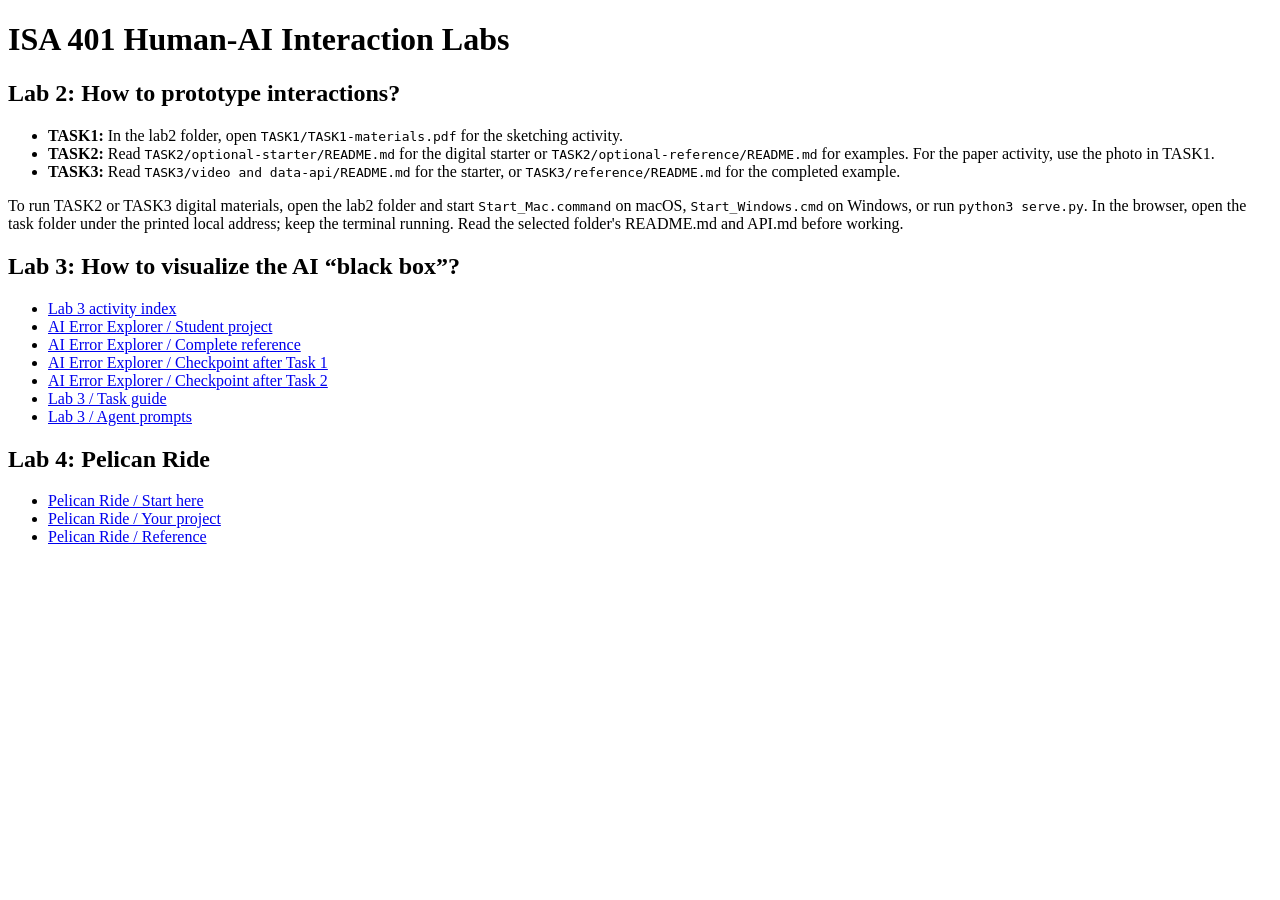
<file: index.html>
<!doctype html>
<html lang="en">
<head>
	<meta charset="utf-8">
	<meta name="viewport" content="width=device-width, initial-scale=1">
	<title>ISA 401 Human-AI Interaction Labs</title>
</head>
<body>
	<h1>ISA 401 Human-AI Interaction Labs</h1>

	<h2>Lab 2: How to prototype interactions?</h2>
	<ul>
		<li><strong>TASK1:</strong> In the lab2 folder, open <code>TASK1/TASK1-materials.pdf</code> for the sketching activity.</li>
		<li><strong>TASK2:</strong> Read <code>TASK2/optional-starter/README.md</code> for the digital starter or <code>TASK2/optional-reference/README.md</code> for examples. For the paper activity, use the photo in TASK1.</li>
		<li><strong>TASK3:</strong> Read <code>TASK3/video and data-api/README.md</code> for the starter, or <code>TASK3/reference/README.md</code> for the completed example.</li>
	</ul>
	<p>To run TASK2 or TASK3 digital materials, open the lab2 folder and start <code>Start_Mac.command</code> on macOS, <code>Start_Windows.cmd</code> on Windows, or run <code>python3 serve.py</code>. In the browser, open the task folder under the printed local address; keep the terminal running. Read the selected folder's README.md and API.md before working.</p>

	<h2>Lab 3: How to visualize the AI “black box”?</h2>
	<ul>
		<li><a href="lab3/index.html">Lab 3 activity index</a></li>
		<li><a href="lab3/student.html">AI Error Explorer / Student project</a></li>
		<li><a href="lab3/reference.html">AI Error Explorer / Complete reference</a></li>
		<li><a href="lab3/checkpoints/task1.html">AI Error Explorer / Checkpoint after Task 1</a></li>
		<li><a href="lab3/checkpoints/task2.html">AI Error Explorer / Checkpoint after Task 2</a></li>
		<li><a href="lab3/docs/GUIDE.html">Lab 3 / Task guide</a></li>
		<li><a href="lab3/docs/PROMPTS.html">Lab 3 / Agent prompts</a></li>
	</ul>

	<h2>Lab 4: Pelican Ride</h2>
	<ul>
		<li><a href="lab4/START-HERE.html">Pelican Ride / Start here</a></li>
		<li><a href="lab4/index.html">Pelican Ride / Your project</a></li>
		<li><a href="lab4/reference.html">Pelican Ride / Reference</a></li>
	</ul>
</body>
</html>
</file>
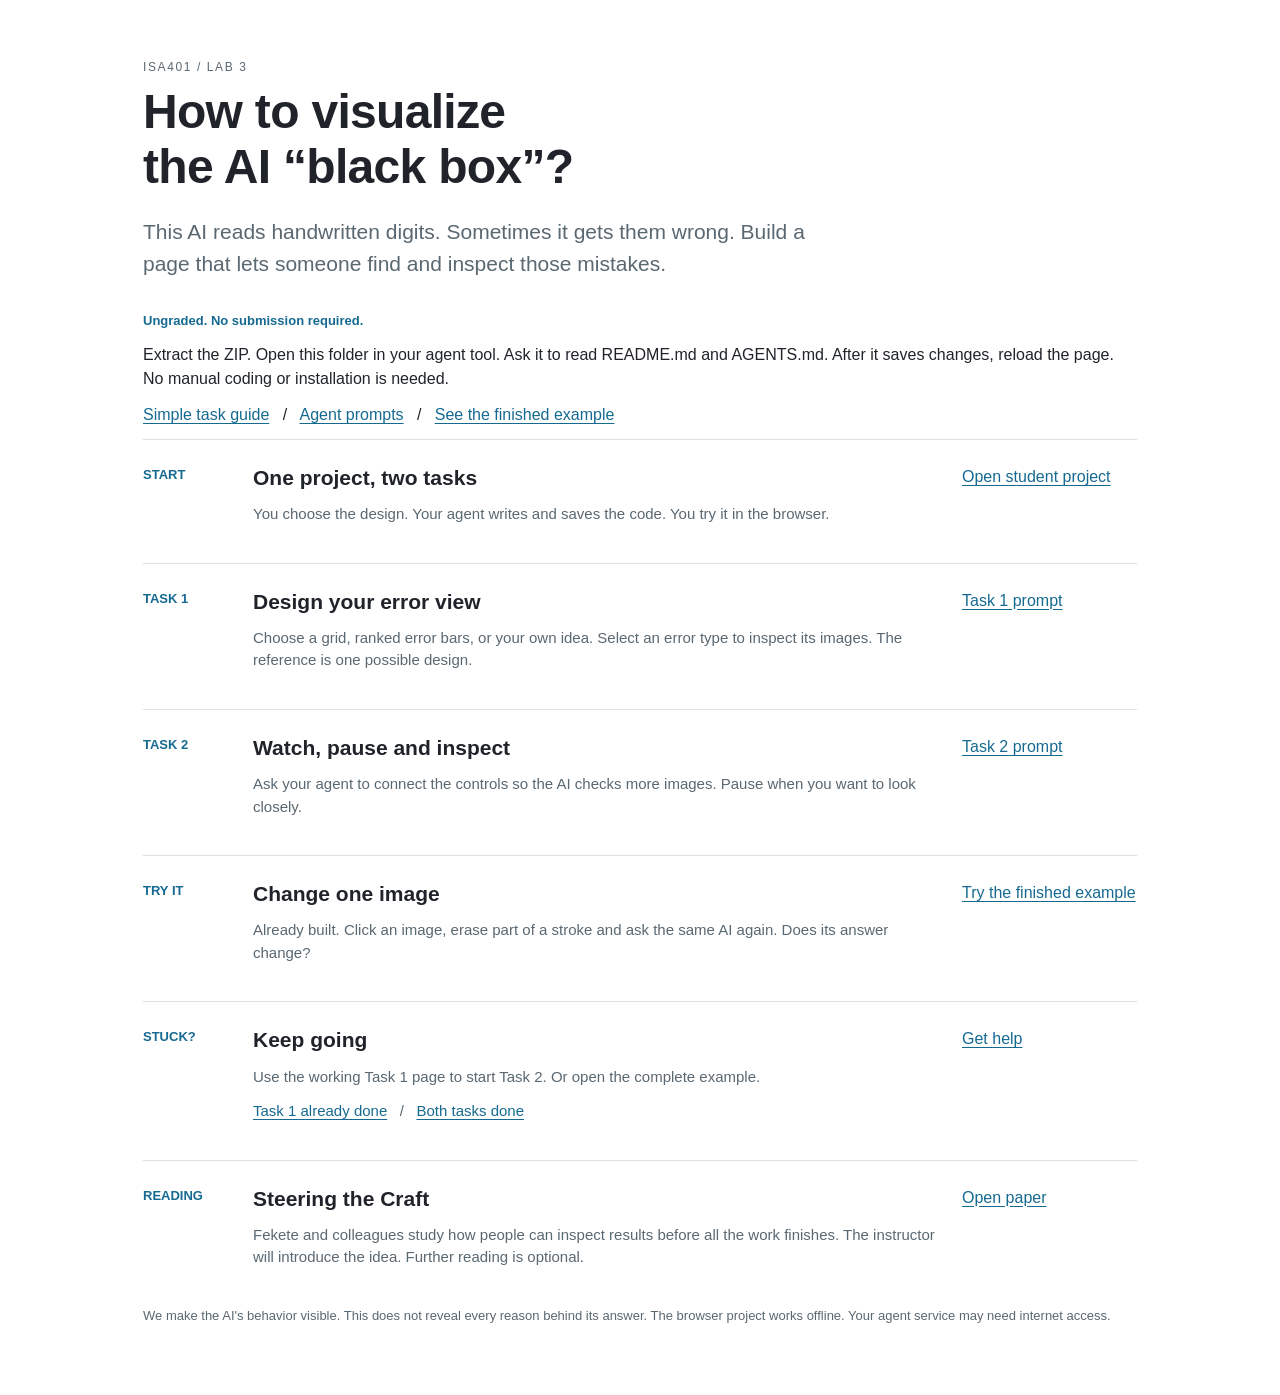
<file: lab3/index.html>
<!doctype html><html lang="en"><head><meta charset="utf-8"><meta name="viewport" content="width=device-width,initial-scale=1"><title>Lab 3-How to visualize the AI “black box”?</title><link rel="icon" href="data:,"><link rel="stylesheet" href="src/style.css"></head><body><main class="home"><p class="eyebrow">ISA401 / LAB 3</p><h1>How to visualize<br>the AI “black box”?</h1><p class="lead">This AI reads handwritten digits. Sometimes it gets them wrong. Build a page that lets someone find and inspect those mistakes.</p><p class="notice">Ungraded. No submission required.</p><p>Extract the ZIP. Open this folder in your agent tool. Ask it to read README.md and AGENTS.md. After it saves changes, reload the page. No manual coding or installation is needed.</p><p><a href="docs/GUIDE.html">Simple task guide</a> &nbsp; / &nbsp; <a href="docs/PROMPTS.html">Agent prompts</a> &nbsp; / &nbsp; <a href="reference.html">See the finished example</a></p>
<div class="task-row"><span>START</span><div><h2>One project, two tasks</h2><p>You choose the design. Your agent writes and saves the code. You try it in the browser.</p></div><a href="student.html">Open student project</a></div>
<div class="task-row"><span>TASK 1</span><div><h2>Design your error view</h2><p>Choose a grid, ranked error bars, or your own idea. Select an error type to inspect its images. The reference is one possible design.</p></div><a href="docs/PROMPTS.html#task1">Task 1 prompt</a></div>
<div class="task-row"><span>TASK 2</span><div><h2>Watch, pause and inspect</h2><p>Ask your agent to connect the controls so the AI checks more images. Pause when you want to look closely.</p></div><a href="docs/PROMPTS.html#task2">Task 2 prompt</a></div>
<div class="task-row"><span>TRY IT</span><div><h2>Change one image</h2><p>Already built. Click an image, erase part of a stroke and ask the same AI again. Does its answer change?</p></div><a href="reference.html#probe">Try the finished example</a></div>
<div class="task-row"><span>STUCK?</span><div><h2>Keep going</h2><p>Use the working Task 1 page to start Task 2. Or open the complete example.</p><p><a href="checkpoints/task1.html">Task 1 already done</a> &nbsp; / &nbsp; <a href="checkpoints/task2.html">Both tasks done</a></p></div><a href="docs/GUIDE.html#help">Get help</a></div>
<div class="task-row"><span>READING</span><div><h2>Steering the Craft</h2><p>Fekete and colleagues study how people can inspect results before all the work finishes. The instructor will introduce the idea. Further reading is optional.</p></div><a href="readings/Steering-the-Craft.pdf">Open paper</a></div>
<p class="small">We make the AI's behavior visible. This does not reveal every reason behind its answer. The browser project works offline. Your agent service may need internet access.</p></main></body></html>
</file>
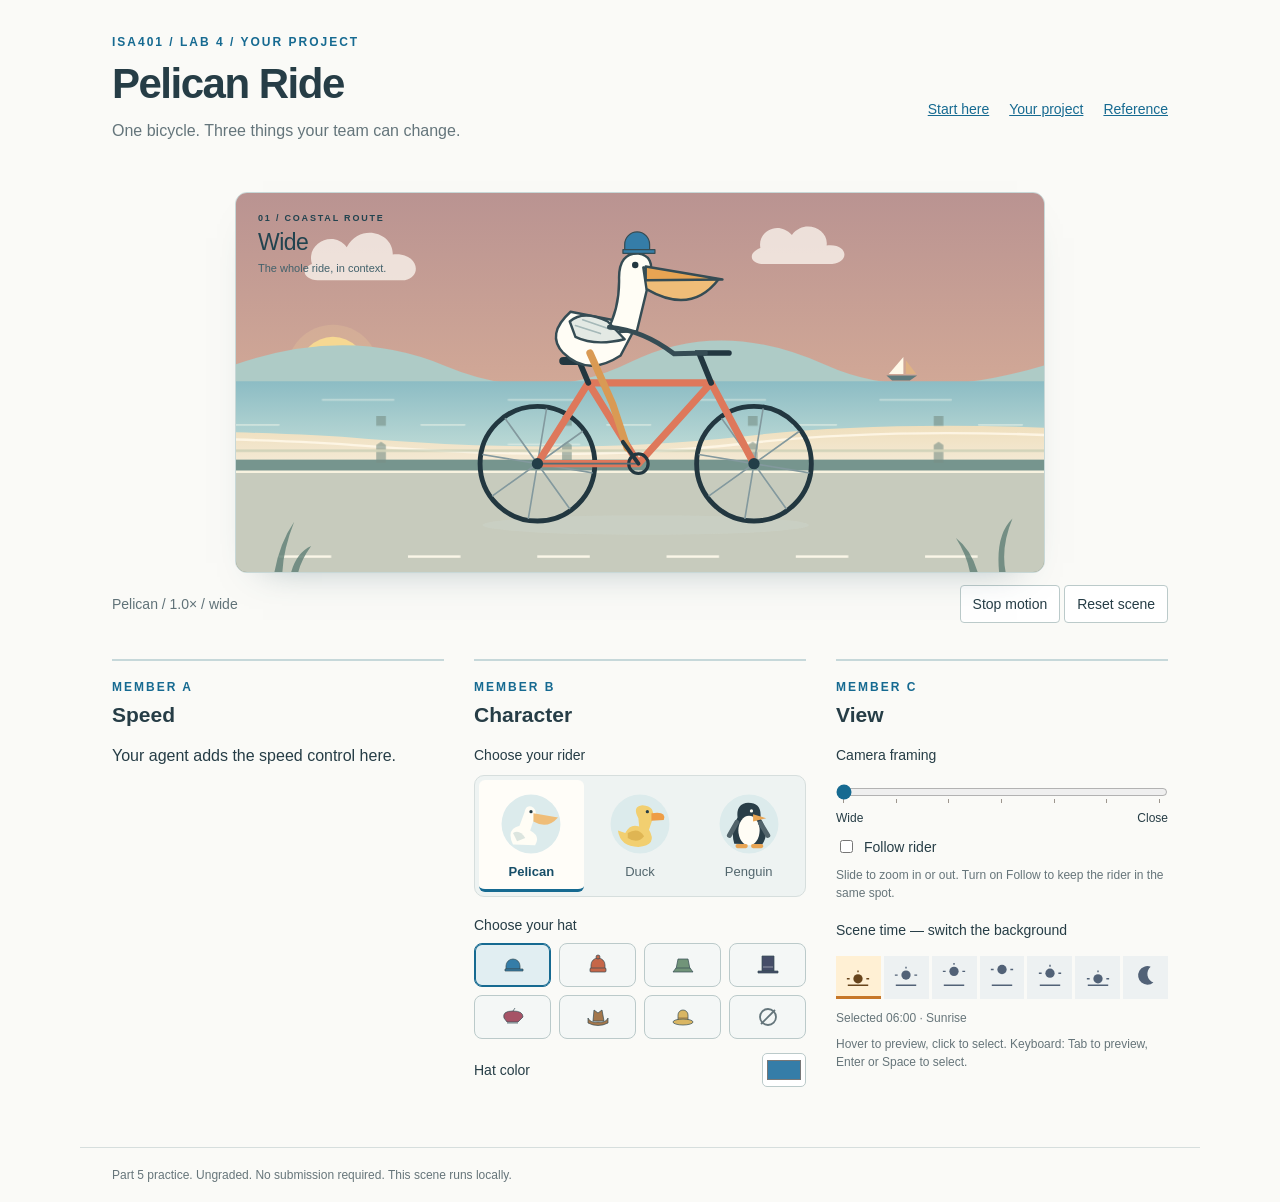
<file: lab4/index.html>
<!doctype html><html lang="en"><head><meta charset="utf-8"><meta name="viewport" content="width=device-width,initial-scale=1"><title>Pelican Ride / Your project</title><link rel="stylesheet" href="shared/style.css"></head><body><header><span class="eyebrow">ISA401 / Lab 4 / Your project</span><div class="intro"><div><h1>Pelican Ride</h1><p>One bicycle. Three things your team can change.</p></div><nav><a href="START-HERE.html">Start here</a><a href="index.html">Your project</a><a href="reference.html">Reference</a></nav></div></header><main><div class="scene-wrap"><div class="view-caption" aria-hidden="true"><span id="view-kicker">01 / COASTAL ROUTE</span><strong id="view-name">Wide</strong><span id="view-description">The whole ride, in context.</span></div><svg id="scene" viewBox="0 0 1000 470" role="img" aria-label="A pelican riding beside the sea" xmlns="http://www.w3.org/2000/svg">
<defs>
<linearGradient id="sky" x2="0" y2="1"><stop stop-color="#d7e9ed"/><stop offset="1" stop-color="#fbf3df"/></linearGradient>
<linearGradient id="sea" x2="0" y2="1"><stop stop-color="#8cbcc4"/><stop offset="1" stop-color="#bbd9d5"/></linearGradient>
<linearGradient id="sand" x2="0" y2="1"><stop stop-color="#efdfbd"/><stop offset="1" stop-color="#f6eee0"/></linearGradient>
<pattern id="road" width="160" height="20" patternUnits="userSpaceOnUse"><path d="M0 10H65" stroke="#fbf7e8" stroke-width="3"/></pattern>
<pattern id="water-lines" width="230" height="55" patternUnits="userSpaceOnUse"><path d="M12 12H66M120 36H208" stroke="#eef5e9" stroke-width="2" stroke-linecap="round" opacity=".55"/></pattern>
<pattern id="posts" width="230" height="58" patternUnits="userSpaceOnUse"><path d="M10 56V22L16 18L22 22V56" fill="#778f86"/><path d="M0 29H230" stroke="#bbc6ac" stroke-width="3"/></pattern>
</defs>
<rect x="-1000" y="-500" width="3000" height="1200" fill="url(#sky)"/>
<g id="clouds" fill="#fffdf5" opacity=".72"><path d="M95 88c-8-25 26-43 43-21 18-31 58-17 57 9 31-3 38 27 15 32H102c-16-1-23-13-7-20Z"/><path d="M650 68c-4-20 22-35 39-16 16-21 46-7 43 13 27-3 29 21 7 23h-83c-20 0-22-14-6-20Z"/></g>
<circle cx="843" cy="99" r="42" fill="#f5d68f"/><circle cx="843" cy="99" r="57" fill="#f8df9e" opacity=".18"/>
<g id="distant-coast"><path d="M-1000 223Q-300 165 0 212Q140 164 259 214T489 209T730 213T1070 189L2000 216V292H-1000Z" fill="#aecbc6"/>
<path d="M-1000 233H2000V315H-1000Z" fill="url(#sea)"/>
<rect x="-1000" y="238" width="3000" height="75" fill="url(#water-lines)"/>
<g transform="translate(805 203)"><path d="M0 23H38L29 29H7Z" fill="#607b7d"/><path d="M21 0V21H3Z" fill="#fff9e9"/><path d="M24 4V21H37Z" fill="#dfb284"/></g></g>
<path d="M-1000 300Q-100 283 160 304T630 301T1140 298L2000 304V355H-1000Z" fill="url(#sand)"/>
<path d="M-1000 309Q-100 292 160 313T630 310T1140 307L2000 313" fill="none" stroke="#fff8e9" stroke-width="3" opacity=".85"/>
<rect x="-1000" y="330" width="3000" height="300" fill="#76958e"/>
<rect x="-1000" y="344" width="3000" height="180" fill="#c7cbbd"/>
<path d="M-1000 345H2000" stroke="#f7f2df" stroke-width="3"/>
<rect x="-1000" y="433" width="3000" height="20" fill="url(#road)"/>
<rect id="roadside-posts" x="-1000" y="276" width="3000" height="58" fill="url(#posts)" opacity=".6"/>
<g id="camera"><g id="rider">
<ellipse cx="492" cy="411" rx="202" ry="12" fill="#ccd3c9" opacity=".55"/>
<!-- Bicycle: two wheels, frame, saddle, bars and crank. -->
<g stroke="#223740" fill="none"><circle cx="358" cy="335" r="71" stroke-width="6"/><circle cx="626" cy="335" r="71" stroke-width="6"/>
<g id="rear-spokes" stroke="#83999e" stroke-width="2"><path d="M358 266V404M289 335H427M309 286L407 384M309 384L407 286"/></g>
<g id="front-spokes" stroke="#83999e" stroke-width="2"><path d="M626 266V404M557 335H695M577 286L675 384M577 384L675 286"/></g>
<path d="M358 335L421 235L483 335ZM421 235H573L483 335M573 235L626 335" stroke="#de785b" stroke-width="9" stroke-linejoin="round"/>
<path d="M421 235L410 209M573 235L558 198H595" stroke-width="7" stroke-linecap="round"/><path d="M390 208H437" stroke-width="10" stroke-linecap="round"/>
<circle cx="483" cy="335" r="12" stroke-width="4"/></g>
<path d="M358 335L483 335" stroke="#546e76" stroke-width="2"/><circle cx="358" cy="335" r="7" fill="#233e48"/><circle cx="626" cy="335" r="7" fill="#233e48"/>
<!-- The bird's body stays on the saddle. Character changes only use supplied shapes. -->
<g id="bird" stroke="#354c54" stroke-width="3" stroke-linejoin="round">
<path id="bird-body" d="M399 147Q368 175 390 198Q420 228 461 201L481 163Z" fill="#fffdf5"/>
<path id="bird-neck" d="M443 173Q460 143 459 105Q459 74 483 75Q504 78 497 105L481 171Z" fill="#fffdf5"/>
<path id="bird-wing" d="M398 159Q415 144 445 159L466 181Q429 190 405 178Z" fill="#e3e9e4"/>
<g id="pelican-head"><path d="M489 92L582 107Q548 151 493 119Z" fill="#efbd78"/><path d="M492 91L587 107L492 108Z" fill="#e8a453"/><circle cx="479" cy="89" r="4" fill="#223740" stroke="none"/></g>
<g id="duck-head" style="display:none"><path d="M491 91Q536 85 538 104Q520 119 490 110Z" fill="#ee9d46"/><circle cx="479" cy="89" r="4" fill="#223740" stroke="none"/></g>
<g id="penguin-head" style="display:none"><path d="M491 96L523 108L492 115Z" fill="#e8a453"/><path d="M472 77Q491 70 498 87L499 96L488 94Q480 85 470 92Z" fill="#293e48" stroke="none"/><circle cx="480" cy="88" r="4" fill="#223740" stroke="none"/></g>
<path d="M405 164L436 174M414 157L449 169" fill="none" stroke="#a5b8b8" stroke-width="2" stroke-linecap="round"/><path d="M447 166Q489 170 527 199L566 198" fill="none" stroke="#354c54" stroke-width="6" stroke-linecap="round"/>
<polyline id="leg" points="423,198 451,261 503,335" fill="none" stroke="#d99a54" stroke-width="9" stroke-linecap="round"/>
</g><g id="pedal" stroke="#223740" stroke-width="5" stroke-linecap="round"><path d="M483 335L507 335M499 335H516"/></g>
</g></g>
<g id="foreground" fill="#5f8076" opacity=".8"><path d="M45 487Q50 439 72 407Q54 453 58 487M65 487Q69 448 93 437Q73 465 76 487M922 487Q915 445 891 427Q910 457 910 487M947 487Q936 427 961 403Q942 449 958 487"/></g>
</svg></div><div class="scene-bar"><span id="scene-status" role="status"></span><div><button id="pause">Stop motion</button> <button id="reset">Reset scene</button></div></div><div class="modules"><section class="module"><span class="eyebrow">Member A</span><h2>Speed</h2><div id="controls-A"></div></section><section class="module"><span class="eyebrow">Member B</span><h2>Character</h2><div id="controls-B"></div></section><section class="module"><span class="eyebrow">Member C</span><h2>View</h2><div id="controls-C"></div></section></div></main><footer>Part 5 practice. Ungraded. No submission required. This scene runs locally.</footer><script src="shared/scene.js"></script><script src="features/speed.js"></script><script src="features/character.js"></script><script src="features/view.js"></script><script src="shared/app.js"></script></body></html>
</file>
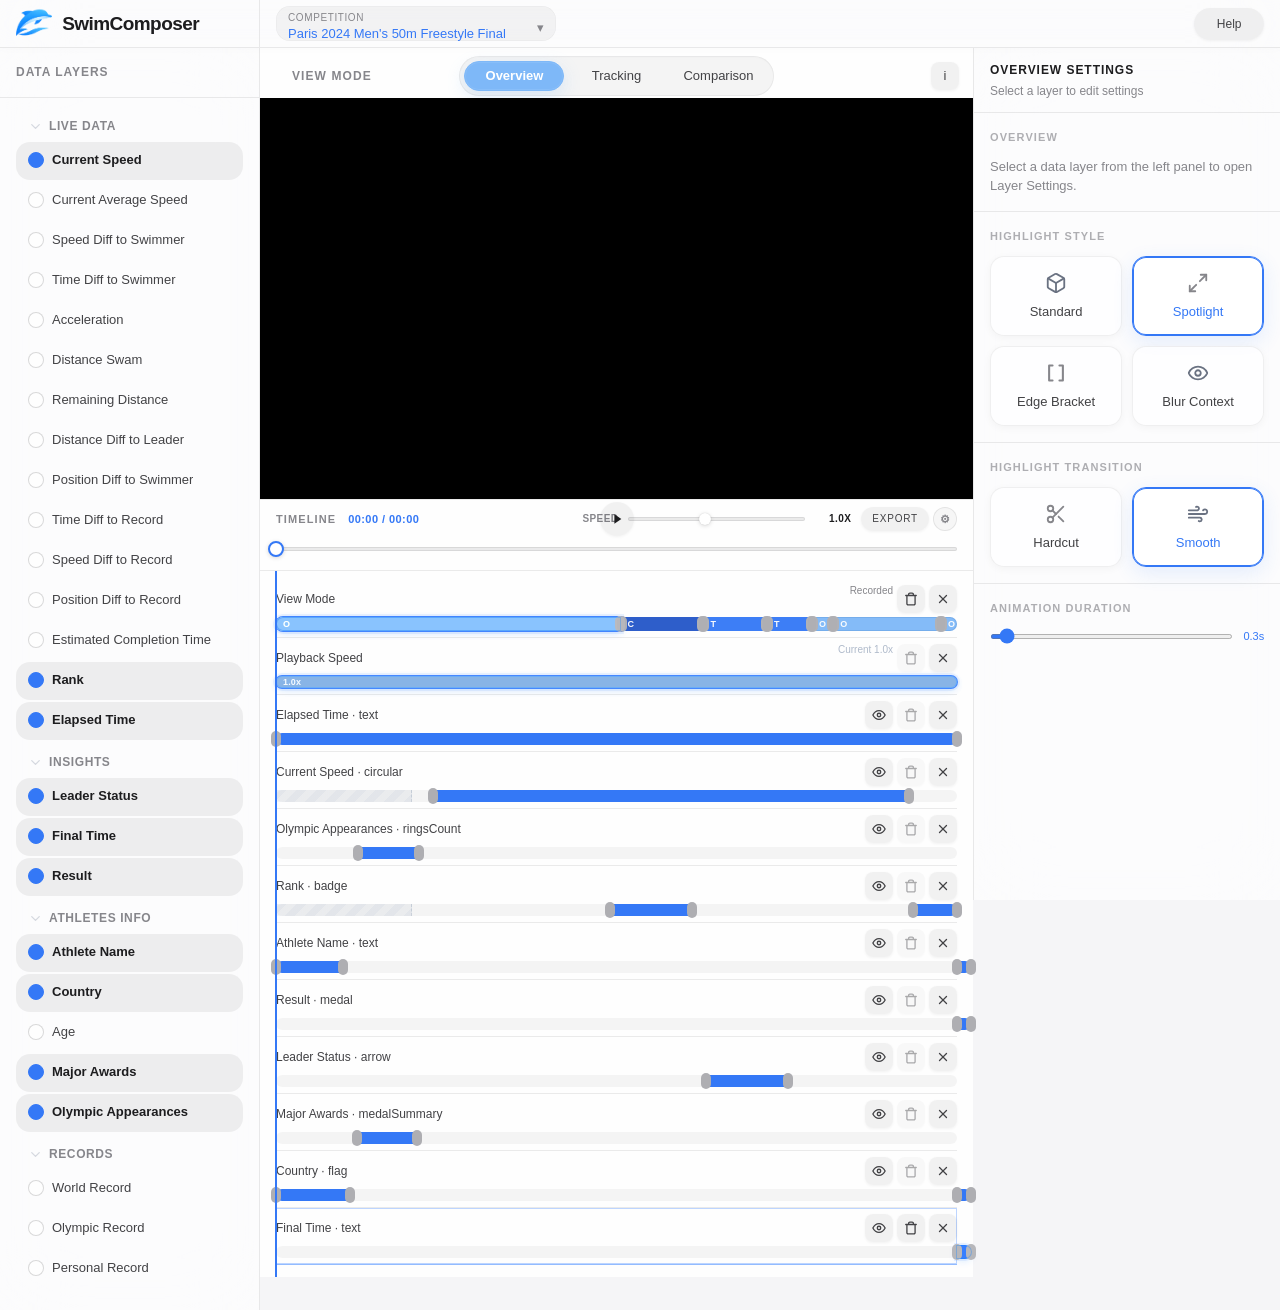
<file: lab2/SwimComposer-reference-source/swimcomposer/index.html>
<!DOCTYPE html>
<html lang="en">

<head>
  <meta charset="UTF-8" />
  <meta name="viewport" content="width=device-width, initial-scale=1.0" />
  <title>SwimComposer</title>
  <style>
    :root {
      
      --bg: #F5F5F7;
      
      --panel: rgba(255, 255, 255, 0.65);
      
      --panel-2: rgba(255, 255, 255, 0.85);
      
      --panel-3: rgba(255, 255, 255, 0.95);
      --line: rgba(0, 0, 0, 0.08);
      
      --line-strong: rgba(0, 0, 0, 0.15);
      --accent: #3478F6;
      
      --accent-soft: rgba(52, 120, 246, 0.10);
      --text: #1D1D1F;
      
      --text-1: #1D1D1F;
      
      --text-2: #424245;
      
      --text-3: #86868B;
      
      --text-4: #86868B;
      
      --text-5: #AEAEB2;
      
      --shadow: 0 10px 40px rgba(0, 0, 0, 0.08);
      
      --r-sm: 8px;
      --r-md: 14px;
      --r-lg: 20px;
      --pill: 999px;
      --left-col: clamp(260px, 20vw, 320px);
      --right-col: clamp(300px, 24vw, 380px);
    }

    * {
      box-sizing: border-box;
    }

    * {
      scrollbar-width: thin;
      scrollbar-color: rgba(0, 0, 0, 0.15) transparent;
    }

    *::-webkit-scrollbar {
      width: 8px;
      height: 8px;
    }

    *::-webkit-scrollbar-track {
      background: transparent;
    }

    *::-webkit-scrollbar-thumb {
      background: rgba(0, 0, 0, 0.15);
      border-radius: 999px;
      border: 2px solid transparent;
      background-clip: content-box;
    }

    *::-webkit-scrollbar-thumb:hover {
      background: rgba(0, 0, 0, 0.25);
      background-clip: content-box;
    }

    html,
    body {
      height: 100%;
    }

    body {
      margin: 0;
      background: var(--bg);
      color: var(--text-2);
      font-family: -apple-system, BlinkMacSystemFont, "SF Pro Text", "Segoe UI", Roboto, Helvetica, Arial, sans-serif;
      overflow-x: auto;
      overflow-y: auto;
      -webkit-font-smoothing: antialiased;
      -moz-osx-font-smoothing: grayscale;
      background-image: radial-gradient(circle at top right, rgba(200, 200, 225, 0.4), transparent 40%), radial-gradient(circle at bottom left, rgba(230, 230, 240, 0.6), transparent 50%);
    }

    button,
    input,
    select {
      font: inherit;
    }

    .is-hidden {
      display: none !important;
    }

    #app {
      min-height: 100vh;
      height: auto;
      display: grid;
      grid-template-rows: 48px auto;
      background: var(--bg);
    }

    

    .app-header {
      display: grid;
      grid-template-columns: var(--left-col) minmax(0, 1fr);
      align-items: center;
      background: var(--panel);
      backdrop-filter: blur(40px) saturate(180%);
      -webkit-backdrop-filter: blur(40px) saturate(180%);
      border-bottom: 0.5px solid var(--line);
      z-index: 100;
      box-shadow: 0 1px 10px rgba(0, 0, 0, 0.02);
    }

    .brand-block {
      height: 100%;
      display: flex;
      align-items: center;
      gap: 10px;
      padding: 0 16px;
      border-right: 1px solid var(--line);
      overflow: hidden;
    }

    .brand-icon {
      display: block;
      height: 34px;
      width: auto;
      object-fit: contain;
      flex-shrink: 0;
    }

    .brand-name {
      color: var(--text-1);
      font-size: 19px;
      line-height: 1;
      font-weight: 700;
      letter-spacing: -0.03em;
      white-space: nowrap;
    }

    .header-main {
      height: 100%;
      display: flex;
      align-items: center;
      justify-content: space-between;
      gap: 16px;
      padding: 6px 16px;
      min-width: 0;
    }

    .competition-picker {
      min-width: 280px;
      max-width: 520px;
      height: 35px;
      display: grid;
      grid-template-columns: minmax(0, 1fr) auto;
      align-items: center;
      gap: 8px;
      padding: 6px 12px;
      border-radius: var(--r-md);
      background: rgba(0, 0, 0, 0.04);
      color: var(--text-1);
      box-shadow: inset 0 0 0 0.5px rgba(0, 0, 0, 0.05);
      transition: background 0.2s, box-shadow 0.2s;
    }

    .competition-picker:hover {
      background: rgba(0, 0, 0, 0.08);
      box-shadow: inset 0 0 0 0.5px rgba(0, 0, 0, 0.1);
    }

    .competition-picker .picker-copy {
      min-width: 0;
      display: flex;
      flex-direction: column;
      justify-content: center;
      gap: 1px;
    }

    .competition-picker label {
      margin: 0;
      color: var(--text-4);
      font-size: 10px;
      line-height: 11px;
      text-transform: uppercase;
      letter-spacing: 0.06em;
    }

    .competition-select {
      width: 100%;
      min-width: 0;
      border: 0;
      background: transparent;
      color: var(--accent);
      font-weight: 500;
      font-size: 13px;
      line-height: 19px;
      padding: 0;
      appearance: none;
      outline: none;
      cursor: pointer;
    }

    .picker-chevron {
      color: var(--text-3);
      font-size: 13px;
      line-height: 1;
      pointer-events: none;
    }

    .header-actions {
      display: flex;
      align-items: center;
      gap: 8px;
      flex-shrink: 0;
    }

    .ghost-button,
    .play-btn,
    .camera-btn,
    .icon-btn,
    .btn-close-settings {
      border: 1px solid transparent;
      background: rgba(0, 0, 0, 0.05);
      color: var(--text-2);
      border-radius: var(--pill);
      cursor: pointer;
      font-weight: 500;
      transition: all .2s cubic-bezier(0.25, 0.1, 0.25, 1);
      box-shadow: 0 1px 3px rgba(0, 0, 0, 0.05);
    }

    .camera-btn {
      border-radius: var(--pill);
    }

    .icon-btn {
      border-radius: 50%;
    }

    .ghost-button:hover,
    .play-btn:hover,
    .icon-btn:hover,
    .btn-close-settings:hover {
      background: rgba(0, 0, 0, 0.08);
      color: var(--text-1);
    }

    .ghost-button:active,
    .play-btn:active,
    .icon-btn:active,
    .btn-close-settings:active {
      transform: scale(0.96);
    }

    .ghost-button {
      height: 32px;
      padding: 0 13px;
      font-size: 12px;
      line-height: 18px;
      display: inline-flex;
      align-items: center;
      justify-content: center;
      gap: 6px;
      white-space: nowrap;
      box-sizing: border-box;
    }

    .ghost-button.full {
      width: 100%;
    }

    .help-btn {
      min-width: 70px;
      justify-content: center;
    }

    .app-main {
      min-height: calc(100vh - 48px);
      display: grid;
      grid-template-columns: var(--left-col) minmax(620px, 1fr) var(--right-col);
      gap: 0;
      align-items: start;
    }

    .left-panel,
    .right-panel {
      min-height: calc(100vh - 48px);
      background: var(--panel);
      backdrop-filter: blur(40px) saturate(180%);
      -webkit-backdrop-filter: blur(40px) saturate(180%);
      border-right: 0.5px solid var(--line);
      display: flex;
      flex-direction: column;
      align-self: start;
    }

    .right-panel {
      border-right: 0;
      border-left: 0.5px solid var(--line);
      position: relative;
    }

    .panel-scroller {
      min-height: 0;
      overflow: visible;
    }

    .left-heading {
      height: 50px;
      padding: 16px;
      border-bottom: 0.5px solid var(--line);
      color: var(--text-4);
      font-size: 12px;
      line-height: 17px;
      font-weight: 600;
      text-transform: uppercase;
      letter-spacing: .08em;
    }

    .sidebar {
      width: 100%;
      background: transparent;
      padding: 12px 8px;
      box-shadow: none;
      border-radius: 0;
      font-size: 13px;
      display: flex;
      flex-direction: column;
      gap: 0;
    }

    .sidebar-section {
      padding: 0;
      border-bottom: 1px solid var(--line);
    }

    .sidebar-section:last-child {
      border-bottom: 0;
    }

    .sidebar-section.camera-section {
      display: none;
    }

    .sidebar h3,
    .dg-title {
      margin: 0;
      padding: 8px 12px;
      color: var(--text-3);
      font-size: 12px;
      line-height: 16px;
      font-weight: 600;
      text-transform: uppercase;
      letter-spacing: .05em;
    }

    .dg-title {
      display: inline-flex;
      align-items: center;
      gap: 6px;
      width: 100%;
      appearance: none;
      font-family: inherit;
      border: 0;
      background: transparent;
      text-align: left;
      cursor: pointer;
    }

    .dg-title::before {
      content: "";
      width: 15px;
      height: 15px;
      flex-shrink: 0;
      background: url("assets/figma-icons/sidebar-group-caret.svg") center/15px 15px no-repeat;
      opacity: .92;
      transition: transform .15s ease, opacity .15s ease;
    }

    .dg-title:hover {
      color: var(--text-1);
      background: rgba(0, 0, 0, 0.03);
      border-radius: var(--r-sm);
    }

    .data-group.is-collapsed .dg-title::before {
      transform: rotate(-90deg);
      opacity: .72;
    }

    .data-group.is-collapsed .chip-grid {
      display: none;
    }

    .data-groups {
      display: flex;
      flex-direction: column;
      gap: 4px;
      padding-bottom: 8px;
    }

    .data-group {
      background: transparent;
      border: 0;
      border-radius: var(--r-md);
      padding: 0;
      margin: 0 8px;
    }

    .chip-grid {
      display: flex;
      flex-direction: column;
      gap: 0;
    }

    .chip {
      width: 100%;
      border: 0;
      background: transparent;
      color: var(--text-2);
      border-radius: var(--r-md);
      padding: 8px 12px;
      margin-bottom: 2px;
      min-height: 38px;
      text-align: left;
      cursor: pointer;
      font-size: 13px;
      line-height: 20px;
      font-weight: 500;
      position: relative;
      transition: background 0.2s, color 0.2s, transform 0.15s ease;
    }

    .chip:hover {
      transform: translateX(2px);
    }

    .chip::before {
      display: none;
    }

    .chip.active {
      background: rgba(0, 0, 0, 0.06);
      color: var(--text-1);
      font-weight: 600;
      box-shadow: none;
    }

    .chip:hover:not(.active) {
      background: rgba(0, 0, 0, 0.03);
      color: var(--text-1);
    }

    .chip.active:hover {
      background: rgba(0, 0, 0, 0.09);
    }

    .chip-inner {
      display: flex;
      align-items: center;
      justify-content: space-between;
      gap: 8px;
    }

    .chip-main {
      display: flex;
      align-items: center;
      gap: 8px;
      min-width: 0;
      flex: 1;
    }

    .chip-label {
      min-width: 0;
      overflow: hidden;
      text-overflow: ellipsis;
      white-space: nowrap;
    }

    .chip-icon {
      width: 16px;
      height: 16px;
      flex-shrink: 0;
      display: inline-grid;
      place-items: center;
      color: currentColor;
      opacity: 0.92;
    }

    .chip-icon svg {
      width: 16px;
      height: 16px;
      display: block;
      stroke: currentColor;
      fill: none;
      stroke-width: 1.4;
      stroke-linecap: round;
      stroke-linejoin: round;
    }

    .chip-icon img {
      width: 100%;
      height: 100%;
      display: block;
      object-fit: contain;
    }

    .chip-icon-stack {
      position: relative;
      width: 100%;
      height: 100%;
      display: block;
    }

    .chip-icon-layer {
      position: absolute;
      display: block;
    }

    .chip-icon-layer--base {
      inset: 12.5%;
    }

    .chip-icon-layer--overlay {
      inset: 16.67% 8.33% 41.67% 37.5%;
    }

    .chip-icon-layer>img {
      position: absolute;
      inset: 0;
      width: 100%;
      height: 100%;
      object-fit: contain;
    }

    .chip:not(.active) .chip-icon {
      opacity: .6;
    }

    .chip.active .chip-icon {
      color: var(--accent);
    }

    .chip-toggle {
      width: 16px;
      height: 16px;
      border-radius: var(--pill);
      border: 1.5px solid rgba(0, 0, 0, 0.15);
      background: rgba(255, 255, 255, 0.6);
      padding: 0;
      margin: 0;
      cursor: pointer;
      flex-shrink: 0;
      position: relative;
      transition: all 0.2s;
    }

    .chip:hover .chip-toggle {
      border-color: rgba(0, 0, 0, 0.3);
    }

    .chip.active .chip-toggle {
      background: var(--accent);
      border-color: var(--accent);
      box-shadow: none;
    }

    .chip.is-selected {
      box-shadow: inset 0 0 0 1px rgba(41, 121, 255, .25);
    }

    .chip-gear {
      width: 20px;
      height: 20px;
      border-radius: var(--pill);
      border: 0;
      background: rgba(0, 0, 0, 0.05);
      color: var(--text-2);
      font-size: 13px;
      font-weight: 500;
      cursor: pointer;
      transition: all .2s cubic-bezier(0.25, 0.1, 0.25, 1);
    }

    .chip-gear:hover {
      background: rgba(0, 0, 0, 0.1);
      color: var(--text-1);
    }

    .export-render-cancel:hover {
      background: rgba(0, 0, 0, 0.08);
      color: var(--text-1);
    }

    .info-panels {
      display: flex;
      flex-direction: column;
      gap: 8px;
      padding: 10px 12px 12px;
    }

    .info-box {
      background: rgba(0, 0, 0, 0.02);
      border: 1px solid var(--line);
      border-radius: var(--r-md);
      padding: 12px;
      font-size: 13px;
      line-height: 1.5;
      min-height: 60px;
      box-shadow: 0 1px 4px rgba(0, 0, 0, 0.04);
    }

    .info-box h4 {
      margin: 0 0 6px;
      color: var(--text-3);
      font-size: 11px;
      line-height: 16px;
      letter-spacing: .08em;
      text-transform: uppercase;
    }

    .info-box .muted {
      color: var(--text-4);
    }

    #awards-box {
      display: none;
    }

    .awards-list {
      margin: 0;
      padding: 0;
      list-style: none;
      display: flex;
      flex-direction: column;
      gap: 6px;
    }

    .awards-list li {
      background: rgba(0, 0, 0, 0.02);
      border: 1px solid var(--line);
      border-radius: var(--r-sm);
      padding: 6px;
    }

    .awards-list .ath-name {
      color: var(--text-1);
      font-weight: 700;
    }

    .awards-list .ath-meta {
      color: var(--text-3);
    }

    .awards-list .ath-awards {
      color: #34c759;
    }

    .awards-list .ath-empty {
      color: var(--text-4);
      font-style: italic;
    }

    .center-column {
      min-width: 0;
      min-height: 0;
      display: grid;
      grid-template-rows: 50px auto minmax(160px, auto);
      background: var(--bg);
      align-self: start;
    }

    .mode-bar {
      border-bottom: 0.5px solid var(--line);
      display: flex;
      align-items: center;
      justify-content: center;
      height: 56px;
      min-height: 56px;
      padding: 0 16px;
      background: var(--panel-2);
      backdrop-filter: blur(40px) saturate(180%);
      -webkit-backdrop-filter: blur(40px) saturate(180%);
      position: relative;
    }

    .mode-left {
      display: flex;
      align-items: center;
      justify-content: center;
      min-width: 0;
      width: 100%;
      height: 100%;
      position: relative;
      padding: 0 72px;
    }

    .mode-label {
      color: var(--text-4);
      font-size: 12px;
      line-height: 17px;
      text-transform: uppercase;
      font-weight: 600;
      letter-spacing: .09em;
      white-space: nowrap;
      position: absolute;
      left: 16px;
      top: 50%;
      transform: translateY(-50%);
    }

    .mode-tabs {
      display: inline-flex;
      align-items: center;
      gap: 2px;
      padding: 4px;
      border-radius: var(--pill);
      border: 1px solid rgba(0, 0, 0, 0.05);
      background: rgba(0, 0, 0, 0.04);
      box-shadow: inset 0 1px 3px rgba(0, 0, 0, 0.02);
      margin: 0 auto;
    }

    .view-tab {
      height: 30px;
      min-width: 100px;
      padding: 0 14px;
      border-radius: var(--pill);
      border: 1px solid transparent;
      background: transparent;
      color: var(--text-2);
      font-weight: 500;
      cursor: pointer;
      font-size: 13px;
      line-height: 18px;
      display: inline-flex;
      align-items: center;
      justify-content: center;
      white-space: nowrap;
      transition: all .2s cubic-bezier(0.25, 0.1, 0.25, 1);
    }

    .view-tab:hover {
      color: var(--text-1);
    }

    .view-tab.is-active {
      background: var(--text-1);
      color: #ffffff;
      font-weight: 600;
      box-shadow: 0 2px 10px rgba(0, 0, 0, 0.15);
    }

    .mode-bar-right {
      display: flex;
      align-items: center;
      gap: 10px;
      min-width: 0;
      position: absolute;
      right: 14px;
      top: 50%;
      transform: translateY(-50%);
    }

    .shot-switch {
      display: flex;
      align-items: center;
      gap: 8px;
      min-width: 0;
    }

    .shot-switch-label {
      color: var(--text-4);
      font-size: 11px;
      line-height: 16px;
      text-transform: uppercase;
      letter-spacing: .08em;
      font-weight: 600;
      white-space: nowrap;
    }

    .shot-controls {
      display: flex;
      align-items: center;
      gap: 4px;
    }

    .shot-controls .camera-btn {
      height: 26px;
      min-width: 56px;
      padding: 0 10px;
      font-size: 11px;
      line-height: 16px;
    }

    .camera-btn {
      height: 32px;
      padding: 0 12px;
      font-size: 12px;
      line-height: 18px;
      display: inline-flex;
      align-items: center;
      justify-content: center;
      gap: 6px;
      border-radius: var(--r-sm);
      min-width: 82px;
    }

    .camera-btn.active {
      background: var(--accent);
      color: #ffffff;
      box-shadow: 0 4px 12px rgba(52, 120, 246, 0.2);
    }

    #btn-view-comparison[disabled] {
      opacity: .55;
      cursor: default;
    }

    .icon-btn {
      width: 28px;
      height: 28px;
      display: grid;
      place-items: center;
      padding: 0;
      border-radius: var(--r-sm);
      font-size: 13px;
    }

    .workspace {
      min-height: 0;
      display: block;
      background: var(--bg);
    }

    .canvas-stage {
      min-height: 0;
      padding: 0;
      position: relative;
      background: var(--bg);
      box-shadow: inset 0 0 60px rgba(0, 0, 0, 0.03);
    }

    .canvas-row {
      height: auto;
      display: flex;
      align-items: flex-start;
      justify-content: stretch;
      padding: 0;
    }

    .layer-settings-wrapper {
      width: 100%;
      margin: 0;
      display: flex !important;
      position: static;
      left: auto;
      top: auto;
      z-index: auto;
      background: transparent;
      border: 0;
      border-radius: 0;
      box-shadow: none;
      padding: 0;
      flex-direction: column;
      min-height: 0;
    }

    #app.right-panel-surface--mode #right-panel-mode-content {
      display: block;
    }

    #app.right-panel-surface--mode #layer-settings-flyout {
      display: none !important;
    }

    #app.right-panel-surface--layer #right-panel-mode-content {
      display: none;
    }

    #app.right-panel-surface--layer #layer-settings-flyout {
      display: flex !important;
    }

    .layer-settings-wrapper .sidebar-section {
      border: 0;
      display: flex;
      flex-direction: column;
      min-height: 0;
      height: auto;
    }

    .right-panel .panel-header-top {
      padding: 14px 16px 12px;
      border-bottom: 1px solid var(--line);
      flex-shrink: 0;
      display: flex;
      align-items: flex-start;
      justify-content: space-between;
      gap: 8px;
    }

    .right-panel .panel-header-text {
      min-width: 0;
      flex: 1;
    }

    .right-panel .panel-title-static {
      color: var(--text-1);
      font-size: 12px;
      line-height: 17px;
      font-weight: 700;
      text-transform: uppercase;
      letter-spacing: .08em;
    }

    .right-panel .panel-title-live {
      margin-top: 4px;
      color: var(--text-4);
      font-size: 12px;
      line-height: 17px;
      white-space: nowrap;
      overflow: hidden;
      text-overflow: ellipsis;
    }

    .layer-settings-wrapper .panel-header {
      display: none;
    }

    .btn-close-settings {
      display: inline-flex;
      align-items: center;
      justify-content: center;
      padding: 0 10px;
      height: 28px;
      font-size: 11px;
      line-height: 16px;
      border-radius: var(--r-sm);
      white-space: nowrap;
      flex-shrink: 0;
    }

    .panel-mode-toggle {
      display: none;
      align-items: center;
      justify-content: center;
      width: auto;
      height: 28px;
      padding: 0 10px;
      border-radius: var(--pill);
      font-size: 11px;
      line-height: 16px;
      white-space: nowrap;
      flex-shrink: 0;
    }

    #app.right-panel-surface--mode.view-mode-comparison .panel-mode-toggle {
      display: inline-flex;
    }

    #app.right-panel-surface--mode .btn-close-settings {
      display: none;
    }

    .layer-settings-wrapper .control-panel,
    #control-panel.control-panel {
      margin-top: 0;
      background: transparent;
      border: 0;
      border-radius: 0;
      box-shadow: none;
      padding: 0;
      min-height: 0;
      overflow: visible;
      flex: 0 0 auto;
    }

    .section {
      margin: 0;
      padding: 12px 16px;
      border-bottom: 1px solid var(--line);
      background: transparent;
    }

    .section h5 {
      margin: 0 0 8px;
      color: var(--text-5);
      font-size: 11px;
      line-height: 16px;
      font-weight: 700;
      text-transform: uppercase;
      letter-spacing: .1em;
    }

    .section-heading {
      display: flex;
      align-items: center;
      justify-content: space-between;
      gap: 12px;
      margin: 0 0 8px;
    }

    .section-heading h5 {
      margin: 0;
    }

    .section-heading-control {
      display: inline-flex;
      align-items: center;
      gap: 6px;
      min-width: 0;
    }

    .section-heading-control span {
      color: var(--text-4);
      font-size: 10px;
      line-height: 14px;
      text-transform: uppercase;
      letter-spacing: .08em;
      font-weight: 600;
      white-space: nowrap;
    }

    .section-heading-control select {
      min-width: 108px;
      padding: 4px 24px 4px 10px;
      border-radius: 999px;
      border: 1px solid var(--line-strong);
      background: rgba(255, 255, 255, 0.9);
      color: var(--text-2);
      font-size: 11px;
      line-height: 16px;
      font-weight: 600;
    }

    .rep-pills {
      display: grid;
      grid-template-columns: repeat(3, minmax(0, 1fr));
      gap: 4px;
    }

    .pill {
      height: 38px;
      border-radius: var(--pill);
      border: 1px solid rgba(0, 0, 0, 0.08);
      background: rgba(0, 0, 0, 0.03);
      color: var(--text-2);
      display: flex;
      align-items: center;
      justify-content: center;
      text-align: center;
      font-size: 12px;
      line-height: 16px;
      cursor: pointer;
      padding: 0 8px;
    }

    .pill.active {
      background: #ffffff;
      border-color: rgba(0, 0, 0, 0.1);
      color: var(--accent);
      font-weight: 600;
      box-shadow: 0 2px 8px rgba(0, 0, 0, 0.05);
    }

    .field {
      display: grid;
      grid-template-columns: minmax(70px, auto) minmax(0, 1fr) auto;
      align-items: center;
      gap: 6px;
      margin: 6px 0;
      color: var(--text-3);
      font-size: 12px;
      line-height: 18px;
    }

    .field>span {
      color: var(--text-3);
      text-transform: uppercase;
      font-size: 10px;
      letter-spacing: .08em;
      font-weight: 600;
    }

    .field em,
    .field output {
      justify-self: end;
      color: var(--text-2);
      font-size: 11px;
      line-height: 16px;
      font-style: normal;
      white-space: nowrap;
    }

    .field input[type="checkbox"] {
      justify-self: end;
      width: 44px;
      height: 24px;
      appearance: none;
      background: rgba(0, 0, 0, 0.1);
      border-radius: var(--pill);
      position: relative;
      outline: none;
      cursor: pointer;
      box-shadow: inset 0 1px 3px rgba(0, 0, 0, 0.05);
      transition: background 0.3s;
    }

    .field input[type="checkbox"]::after {
      content: '';
      position: absolute;
      top: 2px;
      left: 2px;
      width: 20px;
      height: 20px;
      background: #fff;
      border-radius: 50%;
      box-shadow: 0 2px 4px rgba(0, 0, 0, 0.15), 0 0 1px rgba(0, 0, 0, 0.2);
      transition: transform 0.3s cubic-bezier(0.25, 0.1, 0.25, 1);
    }

    .field input[type="checkbox"]:checked {
      background: var(--accent);
      
    }

    .field input[type="checkbox"]:checked::after {
      transform: translateX(20px);
    }

    .field input[type="color"] {
      width: 24px;
      height: 24px;
      padding: 0;
      background: transparent;
      border: 1px solid var(--line-strong);
      border-radius: 999px;
      overflow: hidden;
      cursor: pointer;
    }

    .field input[type="range"] {
      width: 100%;
      margin: 0;
      accent-color: var(--accent);
      height: 6px;
      border-radius: var(--pill);
      background: rgba(0, 0, 0, 0.08);
      outline: none;
      appearance: none;
    }

    .field input[type="range"]::-webkit-slider-thumb {
      appearance: none;
      width: 18px;
      height: 18px;
      background: #fff;
      border-radius: 50%;
      box-shadow: 0 1px 4px rgba(0, 0, 0, 0.15), 0 0 1px rgba(0, 0, 0, 0.2);
      cursor: pointer;
    }

    .field select {
      width: 100%;
      min-width: 0;
      height: 30px;
      padding: 0 10px;
      border-radius: 10px;
      border: 1px solid rgba(0, 0, 0, 0.08);
      background: rgba(255, 255, 255, 0.92);
      color: var(--text-1);
      box-shadow: inset 0 1px 1px rgba(255, 255, 255, 0.6);
      appearance: none;
    }

    .rep-props {
      display: grid;
      grid-template-columns: 1fr;
      gap: 4px;
    }

    .rep-props .field {
      margin: 2px 0;
    }

    .rep-props .field>span {
      text-transform: none;
      letter-spacing: 0;
      font-size: 11px;
      color: var(--text-3);
    }

    .rep-props .field[data-control-type="color"]>span {
      text-transform: uppercase;
      letter-spacing: .05em;
      color: var(--text-4);
    }

    .rep-style-note {
      margin-top: 8px;
      color: var(--text-4);
      font-size: 11px;
      line-height: 16px;
    }

    .style-editor {
      width: 100%;
      min-height: 92px;
      resize: vertical;
      border-radius: var(--r-sm);
      border: 1px solid var(--line);
      background: rgba(0, 0, 0, 0.03);
      color: var(--text-1);
      font-size: 12px;
      line-height: 18px;
      padding: 8px 10px;
      box-sizing: border-box;
      font-family: ui-monospace, SFMono-Regular, Menlo, Monaco, Consolas, monospace;
    }

    .style-editor::placeholder {
      color: var(--text-4);
    }

    .style-editor-help {
      margin: 6px 0 8px;
      color: var(--text-4);
      font-size: 11px;
      line-height: 16px;
    }

    .style-editor-actions {
      display: grid;
      grid-template-columns: repeat(2, minmax(0, 1fr));
      gap: 8px;
      min-width: 0;
    }

    .style-editor-actions>.ghost-button {
      width: 100%;
      min-width: 0;
      box-sizing: border-box;
      padding: 0 10px;
    }

    .layer-settings-wrapper .control-panel>.ghost-button.full {
      width: calc(100% - 24px);
      max-width: calc(100% - 24px);
      margin: 10px 12px 0;
      box-sizing: border-box;
    }

    .layer-settings-wrapper .control-panel>.ghost-button.full:last-child {
      margin-bottom: 12px;
    }

    .lanes {
      display: flex;
      flex-wrap: wrap;
      gap: 4px;
    }

    .lane-chip {
      min-width: 26px;
      height: 26px;
      border-radius: 999px;
      border: 1px solid var(--line-strong);
      background: transparent;
      color: var(--text-4);
      font-size: 11px;
      font-weight: 700;
      letter-spacing: .02em;
      display: inline-flex;
      align-items: center;
      justify-content: center;
      cursor: pointer;
      padding: 0 8px;
    }

    .lane-chip.active {
      background: var(--accent);
      border-color: var(--accent);
      color: #fff;
    }

    #btn-save-default,
    #btn-import-settings,
    #btn-clear-default {
      margin: 16px;
    }

    #btn-save-default,
    #btn-import-settings,
    #btn-clear-default {
      height: 32px;
      border-radius: var(--r-sm);
      font-size: 12px;
      color: var(--text-3);
      border-color: var(--line);
      background: rgba(0, 0, 0, 0.02);
    }

    .right-panel-mode-content {
      min-height: 0;
      overflow: visible;
      flex: 0 0 auto;
    }

    .mode-panel {
      display: none;
      min-height: 0;
    }

    .mode-panel.mode-panel--active {
      display: block;
    }

    .mode-panel .mode-section {
      padding: 16px;
      border-bottom: 1px solid var(--line);
      display: flex;
      flex-direction: column;
      gap: 12px;
    }

    .mode-panel .mode-section:last-child {
      border-bottom: 0;
    }

    .mode-panel .mode-section-title {
      color: var(--text-5);
      font-size: 11px;
      line-height: 16px;
      font-weight: 700;
      letter-spacing: .1em;
      text-transform: uppercase;
    }

    .mode-panel .mode-section-copy {
      color: var(--text-4);
      font-size: 13px;
      line-height: 19px;
    }

    .mode-choice-grid {
      display: grid;
      gap: 10px;
      grid-template-columns: repeat(2, minmax(0, 1fr));
    }

    .mode-choice-grid.cols-2 {
      grid-template-columns: repeat(2, minmax(0, 1fr));
    }

    .mode-choice {
      min-height: 80px;
      border-radius: var(--r-md);
      border: 1px solid rgba(0, 0, 0, 0.06);
      background: rgba(255, 255, 255, 0.7);
      color: var(--text-2);
      cursor: pointer;
      padding: 12px 10px;
      font-size: 13px;
      line-height: 17px;
      font-weight: 500;
      display: inline-flex;
      flex-direction: column;
      align-items: center;
      justify-content: center;
      text-align: center;
      gap: 10px;
      transition: all .2s cubic-bezier(0.25, 0.1, 0.25, 1);
      box-shadow: 0 2px 8px rgba(0, 0, 0, 0.04);
    }

    .mode-choice:hover {
      border-color: rgba(0, 0, 0, 0.1);
      background: #ffffff;
      color: var(--text-1);
      transform: translateY(-1px);
      box-shadow: 0 4px 16px rgba(0, 0, 0, 0.06);
    }

    .mode-choice.active {
      border-color: var(--accent);
      background: #ffffff;
      color: var(--accent);
      box-shadow: 0 0 0 1px var(--accent) inset, 0 6px 20px rgba(52, 120, 246, .12);
    }

    .mode-choice::before {
      content: none;
      display: none;
    }

    .mode-choice-icon {
      width: 22px;
      height: 22px;
      display: inline-grid;
      place-items: center;
      flex-shrink: 0;
      --stroke-0: var(--text-3);
      overflow: hidden;
      contain: paint;
    }

    .mode-choice.active .mode-choice-icon {
      --stroke-0: var(--accent);
    }

    .mode-choice-icon img {
      width: 100%;
      height: 100%;
      display: block;
      object-fit: contain;
      object-position: center;
    }

    .mode-choice-label {
      display: block;
      min-width: 0;
      line-height: 1.2;
    }

    .mode-choice[data-track-transition="hardcut"]::before {
      content: "✂";
    }

    .mode-choice[data-track-transition="zoomlens"]::before {
      content: "⌕";
    }

    .mode-choice[data-track-transition="dissolve"]::before {
      content: "≈";
    }

    .mode-choice[data-track-transition="wipe"]::before {
      content: "⇢";
    }

    .mode-choice[data-track-highlight-style="standard"]::before {
      content: "◻";
    }

    .mode-choice[data-track-highlight-style="spotlight"]::before {
      content: "✦";
    }

    .mode-choice[data-track-highlight-style="edgebracket"]::before {
      content: "[ ]";
    }

    .mode-choice[data-track-highlight-style="blur"]::before {
      content: "◌";
    }

    .mode-choice[data-comparison-layout="sideBySide"]::before {
      content: "▥";
    }

    .mode-choice[data-comparison-layout="overlay"]::before {
      content: "⧉";
    }

    .mode-segment-row {
      display: grid;
      grid-template-columns: repeat(2, minmax(0, 1fr));
      gap: 8px;
    }

    .mode-segment {
      min-height: 32px;
      border-radius: var(--r-sm);
      border: 1px solid var(--line);
      background: rgba(0, 0, 0, 0.02);
      color: var(--text-3);
      font-size: 12px;
      line-height: 17px;
      cursor: pointer;
      display: inline-flex;
      align-items: center;
      justify-content: center;
      gap: 8px;
      padding: 0 12px;
      transition: background .15s ease, border-color .15s ease, color .15s ease;
    }

    .mode-segment::before {
      content: none;
      display: none;
    }

    .mode-segment-icon {
      width: 14px;
      height: 14px;
      display: inline-grid;
      place-items: center;
      flex-shrink: 0;
      --stroke-0: var(--text-3);
      overflow: hidden;
      contain: paint;
    }

    .mode-segment-icon img {
      width: 100%;
      height: 100%;
      display: block;
      object-fit: contain;
      object-position: center;
    }

    .mode-segment[data-track-behavior="follow"]::before {
      content: "◎";
    }

    .mode-segment[data-track-behavior="pan"]::before {
      content: "↔";
    }

    .mode-segment.active {
      background: var(--accent-soft);
      border-color: var(--accent);
      color: var(--accent);
    }

    .mode-segment:not(.active) .mode-segment-icon {
      opacity: .72;
    }

    .mode-segment.active .mode-segment-icon {
      --stroke-0: var(--accent);
    }

    .mode-range-row {
      display: grid;
      grid-template-columns: minmax(0, 1fr) auto;
      align-items: center;
      gap: 10px;
    }

    .mode-range-row input[type="range"] {
      width: 100%;
      margin: 0;
      accent-color: var(--accent);
      height: 5px;
    }

    .mode-range-value {
      color: var(--accent);
      font-size: 11px;
      line-height: 16px;
      white-space: nowrap;
    }

    .mode-collapsible {
      display: flex;
      flex-direction: column;
      gap: 8px;
    }

    .mode-collapsible-toggle {
      width: 100%;
      border: 0;
      background: transparent;
      color: var(--text-3);
      padding: 0;
      display: flex;
      align-items: center;
      justify-content: space-between;
      gap: 10px;
      cursor: pointer;
      font-size: 13px;
      line-height: 19px;
    }

    .mode-collapsible-toggle .caret {
      color: var(--text-4);
      font-size: 11px;
      transition: transform .15s ease;
    }

    .mode-collapsible.expanded .mode-collapsible-toggle .caret {
      transform: rotate(180deg);
    }

    .mode-collapsible-body {
      display: none;
      gap: 4px;
      flex-direction: column;
    }

    .mode-collapsible.expanded .mode-collapsible-body {
      display: flex;
    }

    .comparison-settings-collapsible {
      gap: 0;
    }

    .comparison-settings-body {
      gap: 0;
    }

    .comparison-settings-collapsible:not(.expanded) .comparison-settings-body {
      display: none;
    }

    .mode-athlete-row {
      min-height: 34px;
      border-radius: var(--r-sm);
      padding: 0 12px;
      display: flex;
      align-items: center;
      gap: 8px;
      color: var(--text-3);
      font-size: 13px;
      line-height: 19px;
      background: rgba(0, 0, 0, 0.02);
      border: 1px solid var(--line);
    }

    .mode-athlete-row.is-selected {
      background: var(--accent-soft);
      border-color: var(--accent);
      color: var(--accent);
    }

    .mode-inline-toggle {
      display: flex;
      align-items: center;
      justify-content: space-between;
      gap: 12px;
      min-height: 34px;
      border-radius: var(--r-sm);
      border: 1px solid var(--line);
      background: rgba(0, 0, 0, 0.02);
      padding: 0 10px;
      color: var(--text-3);
      font-size: 12px;
      line-height: 17px;
    }

    .mode-inline-toggle span {
      min-width: 0;
      color: var(--text-2);
    }

    .mode-inline-toggle input[type="checkbox"] {
      width: 44px;
      height: 24px;
      appearance: none;
      background: rgba(0, 0, 0, 0.1);
      border-radius: var(--pill);
      position: relative;
      outline: none;
      cursor: pointer;
      box-shadow: inset 0 1px 3px rgba(0, 0, 0, 0.05);
      transition: background 0.3s;
      margin: 0;
      flex-shrink: 0;
    }

    .mode-inline-toggle input[type="checkbox"]::after {
      content: '';
      position: absolute;
      top: 2px;
      left: 2px;
      width: 20px;
      height: 20px;
      background: #fff;
      border-radius: 50%;
      box-shadow: 0 2px 4px rgba(0, 0, 0, 0.15), 0 0 1px rgba(0, 0, 0, 0.2);
      transition: transform 0.3s cubic-bezier(0.25, 0.1, 0.25, 1);
    }

    .mode-inline-toggle input[type="checkbox"]:checked {
      background: var(--accent);
    }

    .mode-inline-toggle input[type="checkbox"]:checked::after {
      transform: translateX(20px);
    }

    .comparison-live-data-panel {
      display: flex;
      flex-direction: column;
      gap: 8px;
      padding: 12px;
      border-radius: var(--r-md);
      border: 1px solid rgba(0, 0, 0, 0.06);
      background: var(--panel-3);
      box-shadow: 0 10px 30px rgba(15, 23, 42, 0.06), inset 0 1px 0 rgba(255, 255, 255, 0.72);
      backdrop-filter: blur(18px) saturate(180%);
      -webkit-backdrop-filter: blur(18px) saturate(180%);
    }

    .comparison-live-data-head {
      display: flex;
      align-items: center;
      justify-content: space-between;
      gap: 10px;
      min-width: 0;
    }

    .comparison-live-data-metric {
      color: var(--text-1);
      font-size: 12px;
      line-height: 17px;
      font-weight: 600;
      letter-spacing: .02em;
      min-width: 0;
      white-space: nowrap;
      overflow: hidden;
      text-overflow: ellipsis;
    }

    .comparison-live-data-status {
      color: var(--text-3);
      font-size: 11px;
      line-height: 16px;
      white-space: nowrap;
      flex-shrink: 0;
    }

    .comparison-live-data-canvas-wrap {
      position: relative;
      border-radius: var(--r-sm);
      background: rgba(255, 255, 255, 0.92);
      border: 1px solid rgba(0, 0, 0, 0.06);
      box-shadow: inset 0 1px 0 rgba(255, 255, 255, 0.78);
      overflow: hidden;
      min-height: 144px;
    }

    .comparison-live-data-canvas {
      width: 100%;
      height: 144px;
      display: block;
    }

    .comparison-live-data-empty {
      position: absolute;
      inset: 0;
      display: flex;
      align-items: center;
      justify-content: center;
      padding: 10px;
      color: var(--text-3);
      font-size: 12px;
      line-height: 17px;
      text-align: center;
      pointer-events: none;
    }

    .comparison-live-data-empty.is-hidden {
      display: none;
    }

    #canvas-container {
      position: relative;
      width: 100%;
      height: auto;
      aspect-ratio: 16 / 9;
      max-width: 100%;
      background: #000;
      overflow: hidden;
      box-shadow: none;
      border-radius: 0;
      border-bottom: 1px solid var(--line);
    }

    #comparison-selection-frame {
      position: absolute;
      inset: 0;
      border-radius: 0;
      pointer-events: none;
      z-index: 90;
      display: none;
      opacity: 0;
      transition: opacity .16s ease;
      border: 1px solid rgba(255, 255, 255, 0.22);
      box-shadow:
        inset 0 0 0 1px rgba(255, 255, 255, 0.06),
        inset 0 0 56px rgba(255, 255, 255, 0.06);
    }

    #comparison-selection-frame::before {
      content: "";
      position: absolute;
      inset: 0;
      border-radius: inherit;
      box-shadow:
        inset 0 4px 0 rgba(255, 255, 255, 0.32),
        inset 0 -4px 0 rgba(255, 255, 255, 0.20),
        inset 4px 0 0 rgba(255, 255, 255, 0.20),
        inset -4px 0 0 rgba(255, 255, 255, 0.26),
        inset 0 0 26px rgba(255, 255, 255, 0.12),
        0 0 0 1px rgba(255, 255, 255, 0.08);
      opacity: .7;
      animation: comparison-breathe 1.8s ease-in-out infinite;
    }

    #comparison-selection-frame.is-active {
      opacity: 1;
    }

    @keyframes comparison-breathe {

      0%,
      100% {
        opacity: .38;
        box-shadow:
          inset 0 3px 0 rgba(255, 255, 255, 0.24),
          inset 0 -3px 0 rgba(255, 255, 255, 0.14),
          inset 3px 0 0 rgba(255, 255, 255, 0.14),
          inset -3px 0 0 rgba(255, 255, 255, 0.20),
          inset 0 0 18px rgba(255, 255, 255, 0.08),
          0 0 0 1px rgba(255, 255, 255, 0.05);
      }

      50% {
        opacity: 1;
        box-shadow:
          inset 0 8px 0 rgba(255, 255, 255, 0.75),
          inset 0 -8px 0 rgba(255, 255, 255, 0.42),
          inset 8px 0 0 rgba(255, 255, 255, 0.42),
          inset -8px 0 0 rgba(255, 255, 255, 0.62),
          inset 0 0 42px rgba(255, 255, 255, 0.18),
          0 0 26px rgba(255, 255, 255, 0.18);
      }
    }

    #btn-comparison-confirm {
      position: absolute;
      right: 14px;
      bottom: 14px;
      height: 34px;
      padding: 0 14px;
      border-radius: 999px;
      border: 1px solid rgba(255, 255, 255, 0.24);
      background: rgba(0, 0, 0, 0.6);
      color: #fff;
      font-size: 12px;
      font-weight: 700;
      letter-spacing: .04em;
      text-transform: uppercase;
      cursor: pointer;
      display: none;
      align-items: center;
      justify-content: center;
      z-index: 100;
      backdrop-filter: blur(4px);
      box-shadow: 0 8px 16px rgba(0, 0, 0, 0.35);
    }

    #btn-comparison-confirm.is-visible {
      display: inline-flex;
    }

    #btn-comparison-confirm:hover:not(:disabled) {
      background: rgba(41, 121, 255, 0.24);
      border-color: rgba(41, 121, 255, .6);
      color: #d7e7ff;
    }

    #btn-comparison-confirm:disabled {
      opacity: .45;
      cursor: default;
      color: var(--text-4);
    }

    #canvas-container canvas {
      width: 100%;
      height: 100%;
      display: block;
      object-fit: contain;
    }

    #export-render-overlay {
      position: absolute;
      inset: 0;
      z-index: 140;
      display: none;
      align-items: center;
      justify-content: center;
      pointer-events: none;
      background: rgba(2, 6, 12, 0.36);
      backdrop-filter: blur(2px);
    }

    #export-render-overlay.is-visible {
      display: flex;
    }

    .export-render-card {
      min-width: 240px;
      max-width: min(88%, 360px);
      border-radius: var(--r-lg);
      border: 0.5px solid var(--line);
      background: var(--panel-3);
      backdrop-filter: blur(40px) saturate(180%);
      -webkit-backdrop-filter: blur(40px) saturate(180%);
      box-shadow: var(--shadow);
      padding: 14px 16px 12px;
      color: var(--text-1);
      display: flex;
      flex-direction: column;
      gap: 8px;
    }

    .export-render-head {
      display: flex;
      align-items: center;
      gap: 10px;
      font-size: 12px;
      font-weight: 700;
      letter-spacing: .04em;
      text-transform: uppercase;
    }

    .export-render-spinner {
      width: 16px;
      height: 16px;
      border-radius: 999px;
      border: 2px solid rgba(255, 255, 255, 0.2);
      border-top-color: rgba(255, 255, 255, 0.95);
      animation: export-spin .8s linear infinite;
      flex: 0 0 auto;
    }

    .export-render-copy {
      font-size: 11px;
      line-height: 16px;
      color: var(--text-3);
    }

    .export-render-progress-wrap {
      height: 6px;
      border-radius: 999px;
      background: rgba(0, 0, 0, 0.06);
      border: 1px solid var(--line);
      overflow: hidden;
    }

    .export-render-progress-fill {
      height: 100%;
      width: 0%;
      background: linear-gradient(90deg, #38bdf8, #2563eb);
      transition: width .08s linear;
    }

    .export-render-status {
      display: flex;
      align-items: center;
      justify-content: space-between;
      gap: 12px;
      font-size: 11px;
      color: var(--text-2);
    }

    .export-render-actions {
      display: flex;
      justify-content: flex-end;
      gap: 8px;
      pointer-events: auto;
    }

    .export-render-cancel {
      min-width: 72px;
      height: 30px;
      border: 1px solid var(--line);
      border-radius: var(--pill);
      background: rgba(0, 0, 0, 0.05);
      color: var(--text-2);
      cursor: pointer;
      font-size: 12px;
      font-weight: 600;
      transition: background .15s ease, border-color .15s ease, color .15s ease, opacity .15s ease;
    }

    .export-render-cancel:disabled {
      opacity: 0.5;
      cursor: default;
    }

    .under-video {
      position: absolute;
      left: 0;
      right: 0;
      bottom: 0;
      display: flex;
      align-items: center;
      justify-content: space-between;
      gap: 8px;
      padding: 16px;
      background: linear-gradient(to top, rgba(0, 0, 0, 0.72), rgba(0, 0, 0, 0));
      pointer-events: none;
      z-index: 35;
    }

    .under-video>* {
      pointer-events: auto;
    }

    .play-btn {
      width: 32px;
      height: 32px;
      border-radius: 999px;
      padding: 0;
      display: grid;
      place-items: center;
      font-size: 0;
      position: relative;
      flex-shrink: 0;
    }

    .play-btn::before {
      content: "";
      position: absolute;
      inset: 0;
      display: grid;
      place-items: center;
      background: var(--text-1);
      -webkit-mask: url("data:image/svg+xml,%3Csvg viewBox='0 0 16 16' fill='currentColor' xmlns='http://www.w3.org/2000/svg'%3E%3Cpolygon points='5,2.5 13,8 5,13.5'/%3E%3C/svg%3E") center/14px no-repeat;
      mask: url("data:image/svg+xml,%3Csvg viewBox='0 0 16 16' fill='currentColor' xmlns='http://www.w3.org/2000/svg'%3E%3Cpolygon points='5,2.5 13,8 5,13.5'/%3E%3C/svg%3E") center/14px no-repeat;
    }

    .play-btn.is-playing::before {
      -webkit-mask-image: url("data:image/svg+xml,%3Csvg viewBox='0 0 16 16' fill='currentColor' xmlns='http://www.w3.org/2000/svg'%3E%3Crect x='3' y='2' width='3.5' height='12' rx='1'/%3E%3Crect x='9.5' y='2' width='3.5' height='12' rx='1'/%3E%3C/svg%3E");
      mask-image: url("data:image/svg+xml,%3Csvg viewBox='0 0 16 16' fill='currentColor' xmlns='http://www.w3.org/2000/svg'%3E%3Crect x='3' y='2' width='3.5' height='12' rx='1'/%3E%3Crect x='9.5' y='2' width='3.5' height='12' rx='1'/%3E%3C/svg%3E");
    }

    .video-time {
      display: inline-flex;
      align-items: center;
      gap: 10px;
      margin-left: auto;
      color: #60a5fa;
      font-size: 11px;
      line-height: 16px;
      white-space: nowrap;
    }

    .video-time .divider {
      width: 1px;
      height: 12px;
      background: rgba(255, 255, 255, .18);
      margin: 0;
    }

    .timeline-stack {
      background: var(--panel-2);
      backdrop-filter: blur(40px) saturate(180%);
      -webkit-backdrop-filter: blur(40px) saturate(180%);
      border-top: 0.5px solid var(--line);
      display: grid;
      grid-template-rows: auto auto;
      min-height: 0;
      min-width: 0;
    }

    #timeline-panel {
      margin: 0;
      padding: 0;
      background: transparent;
      border-radius: 0;
      box-shadow: none;
      font-size: 13px;
      border-bottom: 1px solid var(--line);
    }

    #timeline-header {
      min-height: 38px;
      display: flex;
      align-items: center;
      justify-content: space-between;
      gap: 8px;
      padding: 0 16px;
      position: relative;
      color: var(--text-4);
      font-size: 11px;
      line-height: 16px;
      font-weight: 700;
      letter-spacing: .1em;
      text-transform: uppercase;
    }

    .timeline-header-title {
      flex: 0 0 auto;
    }

    .timeline-header-meta {
      display: inline-flex;
      align-items: center;
      gap: 12px;
      min-width: 0;
    }

    .timeline-header-time {
      color: var(--accent);
      font-size: 11px;
      line-height: 16px;
      letter-spacing: .04em;
      text-transform: none;
      white-space: nowrap;
    }

    .timeline-header-center {
      display: none;
    }

    .timeline-header-actions {
      margin-left: auto;
      display: inline-flex;
      align-items: center;
      gap: 10px;
    }

    .timeline-transport {
      display: inline-flex;
      align-items: center;
      justify-content: center;
      gap: 10px;
      min-width: 0;
      max-width: min(100%, 520px);
      width: 100%;
    }

    .timeline-play-btn {
      width: 34px;
      height: 34px;
      position: absolute;
      left: 50%;
      top: 50%;
      transform: translate(-50%, -50%);
      z-index: 2;
    }

    .timeline-play-btn:active {
      transform: translate(-50%, -50%) scale(0.92);
    }

    .timeline-speed-control {
      display: inline-flex;
      align-items: center;
      gap: 8px;
      min-width: 0;
      width: clamp(192px, 21vw, 280px);
      letter-spacing: normal;
      text-transform: none;
    }

    .timeline-speed-label,
    .timeline-speed-readout {
      font-size: 10px;
      line-height: 14px;
      color: var(--text-3);
      white-space: nowrap;
      letter-spacing: .04em;
      text-transform: uppercase;
      flex: 0 0 auto;
    }

    .timeline-speed-readout {
      min-width: 36px;
      text-align: right;
      color: var(--text-1);
    }

    #playback-speed-input {
      -webkit-appearance: none;
      appearance: none;
      width: 100%;
      min-width: 0;
      height: 20px;
      background: transparent;
      cursor: pointer;
      flex: 1 1 auto;
    }

    #playback-speed-input::-webkit-slider-runnable-track {
      height: 4px;
      border-radius: 999px;
      background: rgba(0, 0, 0, 0.08);
      border: 1px solid var(--line);
    }

    #playback-speed-input::-webkit-slider-thumb {
      -webkit-appearance: none;
      width: 12px;
      height: 12px;
      margin-top: -5px;
      border-radius: 999px;
      border: 0;
      background: #ffffff;
      box-shadow: 0 1px 4px rgba(0, 0, 0, 0.15), 0 0 1px rgba(0, 0, 0, 0.2);
    }

    #playback-speed-input::-moz-range-track {
      height: 4px;
      border-radius: 999px;
      background: rgba(0, 0, 0, 0.08);
      border: 1px solid var(--line);
    }

    #playback-speed-input::-moz-range-thumb {
      width: 12px;
      height: 12px;
      border-radius: 999px;
      border: 0;
      background: #ffffff;
      box-shadow: 0 1px 4px rgba(0, 0, 0, 0.15), 0 0 1px rgba(0, 0, 0, 0.2);
    }

    .timeline-export-btn {
      height: 24px;
      padding: 0 10px;
      border-radius: 999px;
      font-size: 10px;
      line-height: 14px;
      letter-spacing: .08em;
      text-transform: uppercase;
      color: var(--text-2);
    }

    .timeline-export-btn.is-busy {
      cursor: default;
      opacity: .85;
      border-color: var(--line);
      background: rgba(0, 0, 0, 0.04);
    }

    .timeline-export-btn .spinner-dot {
      width: 10px;
      height: 10px;
      border-radius: 999px;
      border: 2px solid rgba(0, 0, 0, 0.12);
      border-top-color: var(--accent);
      display: none;
      animation: export-spin .8s linear infinite;
    }

    .timeline-export-btn.is-busy .spinner-dot {
      display: inline-block;
    }

    .export-control {
      position: relative;
      display: inline-flex;
      align-items: center;
      gap: 4px;
    }

    .timeline-export-settings-toggle {
      width: 24px;
      height: 24px;
      padding: 0;
      border-radius: 999px;
      border: 1px solid var(--line);
      background: rgba(0, 0, 0, 0.03);
      color: var(--text-3);
      font-size: 11px;
      line-height: 1;
      display: inline-flex;
      align-items: center;
      justify-content: center;
      cursor: pointer;
      transition: background .15s ease, border-color .15s ease, color .15s ease;
    }

    .timeline-export-settings-toggle:hover {
      background: rgba(0, 0, 0, 0.06);
      border-color: var(--line-strong);
      color: var(--text-1);
    }

    .timeline-export-settings-toggle:disabled {
      cursor: default;
      opacity: 0.55;
    }

    .timeline-export-settings-popover {
      position: absolute;
      top: calc(100% + 8px);
      right: 0;
      width: min(420px, 86vw);
      max-height: min(72vh, 560px);
      overflow: auto;
      border-radius: var(--r-md);
      border: 0.5px solid var(--line);
      background: var(--panel-3);
      backdrop-filter: blur(40px) saturate(180%);
      -webkit-backdrop-filter: blur(40px) saturate(180%);
      box-shadow: var(--shadow);
      padding: 10px;
      z-index: 35;
      display: none;
      letter-spacing: normal;
      text-transform: none;
    }

    .timeline-export-settings-popover.is-open {
      display: block;
    }

    .export-settings-section {
      border: 1px solid var(--line);
      border-radius: var(--r-sm);
      background: rgba(0, 0, 0, 0.02);
      padding: 8px;
      margin-bottom: 8px;
    }

    .export-settings-section:last-child {
      margin-bottom: 0;
    }

    .export-settings-title {
      color: var(--text-3);
      font-size: 10px;
      line-height: 14px;
      text-transform: uppercase;
      letter-spacing: .08em;
      margin-bottom: 6px;
      font-weight: 700;
    }

    .export-mode-grid {
      display: grid;
      grid-template-columns: 1fr;
      gap: 6px;
    }

    .export-mode-item {
      display: flex;
      align-items: center;
      gap: 8px;
      padding: 6px 7px;
      border-radius: var(--r-sm);
      border: 1px solid var(--line);
      color: var(--text-2);
      font-size: 11px;
      line-height: 14px;
      cursor: pointer;
      user-select: none;
      background: rgba(0, 0, 0, 0.01);
    }

    .export-mode-item input {
      accent-color: var(--accent);
      margin: 0;
    }

    .export-check-grid {
      display: grid;
      grid-template-columns: repeat(2, minmax(0, 1fr));
      gap: 6px;
    }

    .export-check-item {
      display: inline-flex;
      align-items: center;
      gap: 6px;
      min-width: 0;
      padding: 5px 6px;
      border-radius: var(--r-sm);
      border: 1px solid var(--line);
      color: var(--text-2);
      font-size: 11px;
      line-height: 14px;
      cursor: pointer;
      user-select: none;
      background: rgba(0, 0, 0, 0.01);
    }

    .export-check-item input {
      accent-color: var(--accent);
      margin: 0;
      flex: 0 0 auto;
    }

    .export-check-item span {
      min-width: 0;
      overflow: hidden;
      text-overflow: ellipsis;
      white-space: nowrap;
    }

    @keyframes export-spin {
      to {
        transform: rotate(360deg);
      }
    }

    .timeline-row {
      display: grid;
      grid-template-columns: minmax(0, 1fr);
      align-items: center;
      gap: 0;
      padding: 0 16px 10px;
    }

    .timeline-row .is-hidden {
      display: none !important;
    }

    #timeline-bar {
      position: relative;
      display: flex;
      align-items: center;
      min-width: 0;
      min-height: 22px;
    }

    #timeline-scrubber {
      -webkit-appearance: none;
      appearance: none;
      width: 100%;
      margin: 0;
      height: 22px;
      background: transparent;
      position: relative;
      z-index: 2;
      cursor: pointer;
    }

    #timeline-scrubber::-webkit-slider-runnable-track {
      height: 4px;
      border-radius: 999px;
      background: rgba(0, 0, 0, 0.08);
      border: 1px solid var(--line);
    }

    #timeline-scrubber::-webkit-slider-thumb {
      -webkit-appearance: none;
      width: 14px;
      height: 14px;
      margin-top: -6px;
      border: none;
      border-radius: 0;
      background: transparent;
      box-shadow: none;
      opacity: 0;
    }

    #timeline-scrubber::-moz-range-track {
      height: 4px;
      border-radius: 999px;
      background: rgba(0, 0, 0, 0.08);
      border: 1px solid var(--line);
    }

    #timeline-scrubber::-moz-range-thumb {
      width: 14px;
      height: 14px;
      border: none;
      border-radius: 0;
      background: transparent;
      opacity: 0;
      box-shadow: none;
    }

    #timeline-scrubber::-moz-range-progress {
      height: 4px;
      border-radius: 999px;
      background: var(--accent-soft);
    }

    #timeline-pointer {
      position: absolute;
      left: 0;
      top: 50%;
      width: 16px;
      height: 16px;
      border-radius: 999px;
      background: #ffffff;
      border: 2px solid var(--accent);
      box-sizing: border-box;
      transform: translate(-50%, -50%);
      pointer-events: none;
      z-index: 4;
      box-shadow: 0 1px 4px rgba(0, 0, 0, 0.15);
    }

    #timeline-markers {
      position: absolute;
      left: 0;
      right: 0;
      top: 50%;
      height: 12px;
      transform: translateY(-50%);
      pointer-events: none;
      z-index: 3;
      display: none;
    }

    .highlight-marker {
      position: absolute;
      width: 4px;
      height: 12px;
      border-radius: 2px;
      transform: translateX(-50%);
      cursor: pointer;
      pointer-events: auto;
    }

    .highlight-marker.leader {
      background: #fcd34d;
    }

    .highlight-marker.chase {
      background: #9ca3af;
    }

    .highlight-marker.results {
      background: #34d399;
    }

    .highlight-marker.insight {
      background: #a78bfa;
    }

    .highlight-marker.lead-change {
      background: #fb923c;
    }

    .highlight-marker.record-watch {
      background: #c084fc;
    }

    .highlight-marker.tech-review {
      background: #67e8f9;
    }

    #elements-timeline {
      margin: 0;
      background: transparent;
      border: 0;
      border-radius: 0;
      padding: 8px 16px 12px;
      min-height: 0;
      overflow-x: visible;
      overflow-y: visible;
      position: relative;
    }

    .et-playhead {
      position: absolute;
      top: 0;
      bottom: 0;
      width: 2px;
      background: var(--accent);
      transform: translateX(-1px);
      pointer-events: none;
      z-index: 5;
    }

    .et-row {
      position: relative;
      padding: 6px 0;
      border-bottom: 1px solid var(--line);
    }

    .et-row:last-child {
      border-bottom: none;
    }

    .et-row-head {
      display: flex;
      align-items: center;
      justify-content: space-between;
      margin-bottom: 4px;
      gap: 8px;
      min-width: 0;
    }

    .et-label {
      font-size: 12px;
      color: var(--text-2);
      min-width: 0;
      overflow: hidden;
      text-overflow: ellipsis;
      white-space: nowrap;
    }

    .et-actions {
      display: flex;
      gap: 4px;
    }

    .et-bar {
      position: relative;
      height: 12px;
      background: rgba(0, 0, 0, 0.04);
      border-radius: 999px;
      overflow: visible;
      isolation: isolate;
      transition: background .14s ease, box-shadow .14s ease;
    }

    .et-bar.et-bar--insertable {
      cursor: pointer;
      background: rgba(52, 120, 246, 0.10);
      box-shadow: inset 0 0 0 1px rgba(52, 120, 246, 0.16);
    }

    .et-bar.et-bar--insert-pending {
      background: rgba(52, 120, 246, 0.14);
      box-shadow: inset 0 0 0 1px rgba(52, 120, 246, 0.22), 0 0 0 3px rgba(52, 120, 246, 0.10);
    }

    .et-insert-popover {
      position: absolute;
      bottom: calc(100% + 10px);
      transform: translateX(-50%);
      display: flex;
      align-items: center;
      gap: 8px;
      padding: 8px 10px;
      border-radius: 12px;
      background: rgba(255, 255, 255, 0.96);
      border: 1px solid rgba(52, 120, 246, 0.18);
      box-shadow: 0 14px 32px rgba(15, 23, 42, 0.18);
      backdrop-filter: blur(10px);
      -webkit-backdrop-filter: blur(10px);
      z-index: 5;
    }

    .et-insert-popover::after {
      content: "";
      position: absolute;
      top: 100%;
      left: 50%;
      width: 12px;
      height: 12px;
      background: rgba(255, 255, 255, 0.96);
      border-right: 1px solid rgba(52, 120, 246, 0.18);
      border-bottom: 1px solid rgba(52, 120, 246, 0.18);
      transform: translate(-50%, -6px) rotate(45deg);
    }

    .et-insert-popover-label {
      color: var(--text-2);
      font-size: 11px;
      line-height: 1;
      font-weight: 600;
      white-space: nowrap;
    }

    .et-insert-popover-btn {
      height: 26px;
      padding: 0 10px;
      border: 0;
      border-radius: 999px;
      background: var(--accent);
      color: #fff;
      font-size: 11px;
      line-height: 1;
      font-weight: 700;
      letter-spacing: 0.02em;
      cursor: pointer;
      box-shadow: 0 8px 18px rgba(52, 120, 246, 0.22);
    }

    .et-insert-popover-btn:hover {
      filter: brightness(1.04);
    }

    .et-insert-popover-btn:active {
      transform: scale(0.97);
    }

    .et-fill {
      position: absolute;
      top: 0;
      left: 0;
      height: 100%;
      background: var(--accent);
      border-radius: 3px;
      cursor: pointer;
      z-index: 1;
      transition: filter .14s ease, box-shadow .14s ease, transform .14s ease;
    }

    .et-fill.active {
      z-index: 3;
      filter: brightness(1.05);
      box-shadow: 0 0 0 1px var(--accent), 0 0 0 3px var(--accent-soft), 0 2px 8px rgba(0, 122, 255, 0.2);
    }

    .et-fill.active::after {
      content: "";
      position: absolute;
      inset: -1px;
      border-radius: inherit;
      border: 1px solid rgba(0, 122, 255, 0.3);
      pointer-events: none;
    }

    .et-handle {
      position: absolute;
      top: -2px;
      width: 10px;
      height: 16px;
      background: var(--text-5);
      border-radius: 999px;
      cursor: ew-resize;
      pointer-events: all;
    }

    .et-handle.left {
      left: -5px;
    }

    .et-handle.right {
      right: -5px;
    }

    .active-list {
      display: flex;
      flex-direction: column;
      gap: 6px;
    }

    .active-card {
      background: rgba(255, 255, 255, 0.03);
      border: 1px solid var(--line);
      border-radius: 8px;
      padding: 8px;
      display: flex;
      justify-content: space-between;
      align-items: center;
      gap: 8px;
    }

    .active-card-selected {
      border-color: rgba(41, 121, 255, .5);
      box-shadow: inset 0 0 0 1px rgba(41, 121, 255, .3);
    }

    .active-card .meta {
      display: flex;
      flex-direction: column;
      gap: 2px;
      min-width: 0;
    }

    .active-card .title {
      color: var(--text-1);
      font-weight: 700;
      font-size: 13px;
    }

    .active-card .subtitle {
      color: var(--text-4);
      font-size: 11px;
    }

    .card-actions {
      display: flex;
      gap: 6px;
    }

    #log {
      position: fixed;
      left: 12px;
      bottom: 12px;
      z-index: 5;
      max-width: 420px;
      display: none !important;
      font-size: 11px;
      line-height: 1.4;
      color: var(--text-4);
      background: rgba(0, 0, 0, 0.45);
      border: 1px solid rgba(255, 255, 255, 0.06);
      border-radius: 6px;
      padding: 6px 8px;
      white-space: pre-wrap;
      backdrop-filter: blur(3px);
    }

    .modal-backdrop {
      position: fixed;
      inset: 0;
      display: none;
      align-items: center;
      justify-content: center;
      background: rgba(0, 0, 0, .75);
      z-index: 2000;
    }

    .modal-content {
      position: relative;
      max-width: min(92vw, 1200px);
      max-height: 90vh;
      background: #0f0f0f;
      border: 1px solid var(--line-strong);
      border-radius: 10px;
      padding: 12px;
      box-shadow: var(--shadow);
    }

    .modal-content img {
      display: block;
      max-width: 100%;
      max-height: calc(90vh - 24px);
      border-radius: 8px;
    }

    .modal-close {
      position: absolute;
      top: 8px;
      right: 8px;
      width: 28px;
      height: 28px;
      border-radius: 999px;
      border: 1px solid var(--line-strong);
      background: rgba(255, 255, 255, 0.05);
      color: var(--text-2);
      cursor: pointer;
    }

    .modal-close:hover {
      color: var(--text);
      background: rgba(255, 255, 255, .1);
    }

    .help-modal-content {
      width: min(900px, 92vw);
      max-height: min(88vh, 920px);
      background: rgba(255, 255, 255, 0.96);
      border: 1px solid rgba(0, 0, 0, 0.08);
      border-radius: 20px;
      box-shadow: 0 24px 80px rgba(0, 0, 0, 0.2);
      color: var(--text-2);
      overflow: hidden;
      padding: 0;
    }

    .help-modal-close {
      top: 16px;
      right: 16px;
      background: rgba(0, 0, 0, 0.06);
      border-color: rgba(0, 0, 0, 0.08);
      color: var(--text-2);
      z-index: 2;
    }

    .help-modal-close:hover {
      background: rgba(0, 0, 0, 0.1);
      color: var(--text-1);
    }

    .help-doc {
      max-height: min(88vh, 920px);
      overflow: auto;
      padding: 28px 32px 30px;
      background:
        radial-gradient(circle at top right, rgba(52, 120, 246, 0.08), transparent 32%),
        linear-gradient(180deg, rgba(255, 255, 255, 0.98), rgba(248, 249, 251, 0.98));
    }

    .help-doc h1,
    .help-doc h2,
    .help-doc h3 {
      margin: 0;
      color: var(--text-1);
      letter-spacing: -0.02em;
    }

    .help-doc h1 {
      font-size: 28px;
      line-height: 1.1;
      margin-bottom: 10px;
    }

    .help-doc h2 {
      font-size: 16px;
      line-height: 1.25;
      margin-bottom: 10px;
    }

    .help-doc h3 {
      font-size: 14px;
      line-height: 1.3;
      margin-bottom: 8px;
    }

    .help-doc p {
      margin: 0;
      font-size: 13px;
      line-height: 1.6;
      color: var(--text-2);
    }

    .help-doc ul {
      margin: 0;
      padding-left: 18px;
      display: grid;
      gap: 6px;
      color: var(--text-2);
      font-size: 13px;
      line-height: 1.55;
    }

    .help-doc li strong {
      color: var(--text-1);
    }

    .help-doc-intro {
      display: grid;
      gap: 10px;
      padding-right: 44px;
      margin-bottom: 22px;
    }

    .help-doc-grid {
      display: grid;
      gap: 14px;
    }

    .help-doc-card {
      display: grid;
      gap: 8px;
      padding: 16px 18px;
      border-radius: 16px;
      background: rgba(255, 255, 255, 0.82);
      border: 1px solid rgba(0, 0, 0, 0.06);
      box-shadow: 0 10px 24px rgba(0, 0, 0, 0.04);
    }

    .help-doc-note {
      padding: 14px 16px;
      border-radius: 14px;
      background: rgba(52, 120, 246, 0.08);
      border: 1px solid rgba(52, 120, 246, 0.14);
      color: var(--text-2);
    }

    .awards-overlay-surface {
      position: absolute;
      inset: 0;
      pointer-events: none;
      z-index: 30;
      font-size: 9px;
      color: var(--text-1);
    }

    .awards-overlay-surface .award-card {
      position: absolute;
      left: 12px;
      transform: translateY(-50%);
      max-width: 220px;
      background: rgba(0, 0, 0, 0.58);
      border: 1px solid rgba(255, 255, 255, 0.14);
      border-radius: 8px;
      padding: 6px 7px;
      box-shadow: 0 8px 18px rgba(0, 0, 0, .4);
      backdrop-filter: blur(2px);
    }

    .awards-overlay-surface .award-name {
      color: #fff;
      font-weight: 700;
    }

    .awards-overlay-surface .award-line {
      color: #cbd5f5;
      margin-top: 2px;
    }

    .awards-overlay-surface .award-awards {
      color: #9ae6b4;
      margin-top: 2px;
    }

    #overlay-awards-wide {
      display: none;
    }

    #overlay-awards-track {
      display: none;
      inset: auto auto 16px 12px;
      width: 270px;
    }

    #overlay-awards-track .award-card {
      position: relative;
      left: 0;
      transform: none;
    }

    #btn-exit-track {
      position: absolute;
      top: 12px;
      left: 12px;
      width: 32px;
      height: 32px;
      border-radius: 999px;
      border: 1px solid rgba(255, 255, 255, 0.22);
      background: rgba(0, 0, 0, 0.55);
      color: #fff;
      cursor: pointer;
      display: none;
      align-items: center;
      justify-content: center;
      z-index: 100;
    }

    #btn-exit-track:hover {
      background: rgba(239, 68, 68, 0.75);
      border-color: rgba(248, 113, 113, .75);
    }

    .hidden-dev {
      display: none !important;
    }

    @media (max-width: 1400px) {
      .app-main {
        min-width: max-content;
      }
    }

    @media (max-width: 980px) {
      body {
        overflow: auto;
      }

      #app {
        height: auto;
        min-height: 100vh;
        grid-template-rows: 48px auto;
      }

      .app-header {
        grid-template-columns: 1fr;
      }

      .brand-block {
        display: none;
      }

      .app-main {
        min-width: max-content;
      }

      .center-column {
        grid-template-rows: 50px auto minmax(220px, auto);
        align-self: start;
      }

      .header-main {
        padding-left: 12px;
        padding-right: 12px;
      }

      .competition-picker {
        min-width: 0;
        max-width: none;
        flex: 1;
      }

      .header-actions {
        gap: 6px;
      }

      #log {
        position: static;
        margin: 8px 12px 12px;
        max-width: none;
      }
    }
  </style>
</head>

<body>
  <div id="app" class="view-mode-overview right-panel-surface--mode">
    <header class="app-header">
      <div class="brand-block">
        <img class="brand-icon" src="assets/logos/icon.png" alt="SwimComposer icon">
        <div class="brand-name">SwimComposer</div>
      </div>
      <div class="header-main">
        <div class="competition-picker">
          <div class="picker-copy">
            <label for="competition-select">Competition</label>
            <select id="competition-select" class="competition-select"></select>
          </div>
          <div class="picker-chevron">▾</div>
        </div>
        <div class="header-actions">
          <button id="btn-projection-help" class="ghost-button help-btn" title="Open help guide">Help</button>
        </div>
      </div>
    </header>

    <div class="app-main">
      <aside class="left-panel">
        <div class="left-heading">Data Layers</div>
        <div class="panel-scroller">
          <div class="sidebar">
            <div class="sidebar-section camera-section">
              <h3>Camera</h3>
            </div>

            <div class="sidebar-section">
              <div class="data-groups">
                <div class="data-group">
                  <button class="dg-title" type="button" data-group-toggle aria-expanded="true">Live Data</button>
                  <div id="live-data-chips" class="chip-grid"></div>
                </div>
                <div class="data-group">
                  <button class="dg-title" type="button" data-group-toggle aria-expanded="true">Insights</button>
                  <div id="insight-options" class="chip-grid"></div>
                </div>
                <div class="data-group">
                  <button class="dg-title" type="button" data-group-toggle aria-expanded="true">Athletes Info</button>
                  <div id="athlete-info-chips" class="chip-grid"></div>
                </div>
                <div class="data-group">
                  <button class="dg-title" type="button" data-group-toggle aria-expanded="true">Records</button>
                  <div id="records-chips" class="chip-grid"></div>
                </div>
              </div>
            </div>

          </div>
        </div>
      </aside>

      <main class="center-column">
        <div class="mode-bar">
          <div class="mode-left">
            <div class="mode-label">View Mode</div>
            <div class="mode-tabs">
              <button class="view-tab is-active" id="btn-view-overview" type="button">Overview</button>
              <button class="view-tab" id="btn-view-tracking" type="button">Tracking</button>
              <button class="view-tab" id="btn-view-comparison" type="button">Comparison</button>
            </div>
          </div>
          <div class="mode-bar-right">
            <button class="icon-btn" id="btn-illustration" type="button" title="Show illustration">i</button>
          </div>
        </div>

        <div class="workspace">
          <div class="canvas-stage">
            <div class="canvas-row">
              <div id="canvas-container">
                <button id="btn-exit-track" title="Exit track mode">✕</button>
                <div id="comparison-selection-frame" aria-hidden="true"></div>
                <button id="btn-comparison-confirm" type="button" title="Compare selected lanes">Compare</button>
                <div id="export-render-overlay" aria-hidden="true">
                  <div class="export-render-card">
                    <div class="export-render-head">
                      <span class="export-render-spinner" aria-hidden="true"></span>
                      <span>Rendering Export</span>
                    </div>
                    <div class="export-render-copy">Rendering the current playback view to a downloadable video. Please
                      wait.</div>
                    <div class="export-render-progress-wrap" aria-hidden="true">
                      <div id="export-render-progress-fill" class="export-render-progress-fill"></div>
                    </div>
                    <div class="export-render-status">
                      <span id="export-render-status-text">Preparing…</span>
                      <span id="export-render-status-time">00:00 / 00:00</span>
                    </div>
                    <div class="export-render-actions">
                      <button id="btn-export-render-cancel" class="export-render-cancel" type="button">Cancel</button>
                    </div>
                  </div>
                </div>
              </div>
            </div>
          </div>
        </div>

        <div class="timeline-stack">
          <div id="timeline-panel">
            <div id="timeline-header">
              <div class="timeline-header-meta">
                <span class="timeline-header-title">Timeline</span>
                <span id="video-time-label" class="timeline-header-time">00:00 / 00:00</span>
              </div>
              <button id="btn-play" class="play-btn timeline-play-btn" title="Play/Pause">Play</button>
              <div class="timeline-header-actions">
                <div class="timeline-speed-control">
                  <span class="timeline-speed-label">Speed</span>
                  <input id="playback-speed-input" type="range" min="0.25" max="2" step="0.05" value="1" />
                  <span id="playback-speed-readout" class="timeline-speed-readout">1.0x</span>
                </div>
                <div id="export-control" class="export-control">
                  <button id="btn-export-render" class="ghost-button timeline-export-btn" type="button"
                    title="Export current playback view as video">
                    <span class="spinner-dot" aria-hidden="true"></span>
                    <span id="btn-export-render-label">Export</span>
                  </button>
                  <button id="btn-export-settings-toggle" class="timeline-export-settings-toggle" type="button"
                    title="Export settings" aria-expanded="false">⚙</button>
                  <div id="export-settings-popover" class="timeline-export-settings-popover" aria-hidden="true">
                    <div class="export-settings-section">
                      <div class="export-settings-title">Export Type</div>
                      <div class="export-mode-grid">
                        <label class="export-mode-item">
                          <input type="radio" name="export-output-mode" value="video" checked />
                          <span>Video Only</span>
                        </label>
                        <label class="export-mode-item">
                          <input type="radio" name="export-output-mode" value="metrics" />
                          <span>Metrics Panels Only</span>
                        </label>
                        <label class="export-mode-item">
                          <input type="radio" name="export-output-mode" value="composite" />
                          <span>Video + Metrics (Right Side)</span>
                        </label>
                        <label class="export-mode-item">
                          <input type="radio" name="export-output-mode" value="preset" />
                          <span>Current State JSON</span>
                        </label>
                      </div>
                    </div>
                    <div class="export-settings-section">
                      <div class="export-settings-title">Metrics</div>
                      <div id="export-metrics-options" class="export-check-grid"></div>
                    </div>
                    <div class="export-settings-section">
                      <div class="export-settings-title">Lane IDs</div>
                      <div id="export-lanes-options" class="export-check-grid"></div>
                    </div>
                  </div>
                </div>
              </div>
            </div>
            <div class="timeline-row">
              <div id="timeline-bar">
                <div id="timeline-markers"></div>
                <input type="range" id="timeline-scrubber" min="0" max="20" step="0.01" value="0" />
                <div id="timeline-pointer" aria-hidden="true"></div>
              </div>
            </div>
          </div>
          <div id="elements-timeline" class="elements-timeline"></div>
        </div>
      </main>

      <aside class="right-panel">
        <div class="panel-title-static-wrap panel-header-top">
          <div class="panel-header-text">
            <div id="right-panel-heading" class="panel-title-static">Overview Settings</div>
            <div id="panel-title" class="panel-title-live">Select a layer to edit settings</div>
          </div>
          <button id="btn-comparison-panel-toggle" class="ghost-button panel-mode-toggle" type="button"
            aria-label="Collapse comparison settings" aria-expanded="true" title="Collapse comparison settings">Hide Settings</button>
          <button class="btn-close-settings" id="btn-close-settings" type="button">Back</button>
        </div>

        <div id="right-panel-mode-content" class="right-panel-mode-content">
          <div id="panel-overview-settings" class="mode-panel mode-panel--active">
            <div class="mode-section">
              <div class="mode-section-title">Overview</div>
              <div class="mode-section-copy">
                Select a data layer from the left panel to open Layer Settings.
              </div>
            </div>
            <div class="mode-section">
              <div class="mode-section-title">Highlight Style</div>
              <div class="mode-choice-grid cols-2">
                <button class="mode-choice active" data-track-highlight-style="standard" type="button">
                  <span class="mode-choice-icon" aria-hidden="true"><img src="assets/figma-icons/highlight-standard.svg"
                      alt="" /></span>
                  <span class="mode-choice-label">Standard</span>
                </button>
                <button class="mode-choice" data-track-highlight-style="spotlight" type="button">
                  <span class="mode-choice-icon" aria-hidden="true"><img
                      src="assets/figma-icons/highlight-spotlight.svg" alt="" /></span>
                  <span class="mode-choice-label">Spotlight</span>
                </button>
                <button class="mode-choice" data-track-highlight-style="edgebracket" type="button">
                  <span class="mode-choice-icon" aria-hidden="true"><img
                      src="assets/figma-icons/highlight-edge-bracket.svg" alt="" /></span>
                  <span class="mode-choice-label">Edge Bracket</span>
                </button>
                <button class="mode-choice" data-track-highlight-style="blur" type="button">
                  <span class="mode-choice-icon" aria-hidden="true"><img src="assets/figma-icons/highlight-blur.svg"
                      alt="" /></span>
                  <span class="mode-choice-label">Blur Context</span>
                </button>
              </div>
            </div>
            <div class="mode-section">
              <div class="mode-section-title">Highlight Transition</div>
              <div class="mode-choice-grid cols-2">
                <button class="mode-choice" data-overview-highlight-transition="hardcut" type="button">
                  <span class="mode-choice-icon" aria-hidden="true"><img
                      src="assets/figma-icons/track-transition-hardcut.svg" alt="" /></span>
                  <span class="mode-choice-label">Hardcut</span>
                </button>
                <button class="mode-choice active" data-overview-highlight-transition="smooth" type="button">
                  <span class="mode-choice-icon" aria-hidden="true"><img
                      src="assets/figma-icons/track-transition-dissolve.svg" alt="" /></span>
                  <span class="mode-choice-label">Smooth</span>
                </button>
              </div>
            </div>
            <div class="mode-section">
              <div class="mode-section-title">Animation Duration</div>
              <div class="mode-range-row">
                <input id="overview-highlight-transition-duration" type="range" min="0.25" max="1.5" step="0.05"
                  value="0.30" />
                <div id="overview-highlight-transition-duration-readout" class="mode-range-value">0.3s</div>
              </div>
            </div>
          </div>

          <div id="panel-tracking-settings" class="mode-panel">
            <div class="mode-section">
              <div class="mode-section-title">Transition Type</div>
              <div class="mode-choice-grid cols-2">
                <button class="mode-choice active" data-track-transition="hardcut" type="button">
                  <span class="mode-choice-icon" aria-hidden="true"><img
                      src="assets/figma-icons/track-transition-hardcut.svg" alt="" /></span>
                  <span class="mode-choice-label">Hardcut</span>
                </button>
                <button class="mode-choice" data-track-transition="zoomlens" type="button">
                  <span class="mode-choice-icon" aria-hidden="true"><img
                      src="assets/figma-icons/track-transition-zoomlens.svg" alt="" /></span>
                  <span class="mode-choice-label">Zoom Lens</span>
                </button>
                <button class="mode-choice" data-track-transition="dissolve" type="button">
                  <span class="mode-choice-icon" aria-hidden="true"><img
                      src="assets/figma-icons/track-transition-dissolve.svg" alt="" /></span>
                  <span class="mode-choice-label">Dissolve</span>
                </button>
                <button class="mode-choice" data-track-transition="wipe" type="button">
                  <span class="mode-choice-icon" aria-hidden="true"><img
                      src="assets/figma-icons/track-transition-wipe.svg" alt="" /></span>
                  <span class="mode-choice-label">Wipe</span>
                </button>
              </div>
            </div>

            <div class="mode-section">
              <div class="mode-section-title">Animation Duration</div>
              <div class="mode-range-row">
                <input id="track-transition-duration" type="range" min="0.25" max="1.5" step="0.05" value="0.75" />
                <div id="track-transition-duration-readout" class="mode-range-value">0.75s</div>
              </div>
            </div>

            <div class="mode-section">
              <div class="mode-section-title">Zoom Level</div>
              <div class="mode-range-row">
                <input id="track-zoom-level" type="range" min="1" max="3" step="0.05" value="1.85" />
                <div id="track-zoom-level-readout" class="mode-range-value">1.9x</div>
              </div>
            </div>

            <div class="mode-section">
              <div class="mode-section-title">Tracking Type</div>
              <div class="mode-choice-grid cols-2">
                <button class="mode-choice active" data-track-behavior="follow" type="button">
                  <span class="mode-choice-icon" aria-hidden="true"><img
                      src="assets/figma-icons/track-behavior-follow.svg" alt="" /></span>
                  <span class="mode-choice-label">Follow</span>
                </button>
                <button class="mode-choice" data-track-behavior="pan" type="button">
                  <span class="mode-choice-icon" aria-hidden="true"><img src="assets/figma-icons/track-behavior-pan.svg"
                      alt="" /></span>
                  <span class="mode-choice-label">Pan</span>
                </button>
              </div>
            </div>

          </div>

          <div id="panel-comparison-settings" class="mode-panel">
            <div id="comparison-settings-collapsible" class="mode-collapsible comparison-settings-collapsible expanded">
              <div class="mode-collapsible-body comparison-settings-body">
                <div class="mode-section">
                  <div class="mode-section-title">Transition Type</div>
                  <div class="mode-choice-grid cols-2">
                    <button class="mode-choice" data-comparison-transition="hardcut" type="button">
                      <span class="mode-choice-icon" aria-hidden="true"><img
                          src="assets/figma-icons/track-transition-hardcut.svg" alt="" /></span>
                      <span class="mode-choice-label">Hardcut</span>
                    </button>
                    <button class="mode-choice active" data-comparison-transition="smooth" type="button">
                      <span class="mode-choice-icon" aria-hidden="true"><img
                          src="assets/figma-icons/track-transition-dissolve.svg" alt="" /></span>
                      <span class="mode-choice-label">Smooth</span>
                    </button>
                  </div>
                </div>
                <div class="mode-section">
                  <div class="mode-section-title">Animation Duration</div>
                  <div class="mode-range-row">
                    <input id="comparison-transition-duration" type="range" min="0.25" max="1.5" step="0.05"
                      value="0.75" />
                    <div id="comparison-transition-duration-readout" class="mode-range-value">0.75s</div>
                  </div>
                </div>
                <div class="mode-section">
                  <div class="mode-section-title">Layout Mode</div>
                  <div class="mode-choice-grid cols-2">
                    <button class="mode-choice active" data-comparison-layout="sideBySide" type="button">
                      <span class="mode-choice-icon" aria-hidden="true"><img
                          src="assets/figma-icons/comparison-layout-side-by-side.svg" alt="" /></span>
                      <span class="mode-choice-label">Side-by-Side</span>
                    </button>
                    <button class="mode-choice" data-comparison-layout="overlay" type="button">
                      <span class="mode-choice-icon" aria-hidden="true"><img
                          src="assets/figma-icons/comparison-layout-overlay.svg" alt="" /></span>
                      <span class="mode-choice-label">Overlay</span>
                    </button>
                  </div>
                </div>
                <div class="mode-section">
                  <div class="mode-section-title">Selection Behavior</div>
                  <label class="mode-inline-toggle" for="comparison-preserve-selection">
                    <span>Preserve previous selection on re-enter</span>
                    <input id="comparison-preserve-selection" type="checkbox" />
                  </label>
                </div>
                <div class="mode-section">
                  <div class="mode-section-title">Athlete Selection</div>
                  <label class="field">
                    <span>Bind By</span>
                    <select id="comparison-selection-mode">
                      <option value="lane">Lane</option>
                      <option value="rank">Rank</option>
                    </select>
                    <em></em>
                  </label>
                  <div id="comparison-lane-selector" class="lanes"></div>
                </div>
              </div>
            </div>
            <div class="mode-section">
              <div class="mode-section-title">History Data</div>
              <div class="comparison-live-data-panel">
                <div class="comparison-live-data-head">
                  <div id="comparison-live-data-metric" class="comparison-live-data-metric">Selected Metrics Data</div>
                  <div id="comparison-live-data-status" class="comparison-live-data-status">--:-- / --:--</div>
                </div>
                <div class="comparison-live-data-canvas-wrap">
                  <canvas id="comparison-live-data-canvas" class="comparison-live-data-canvas" width="320"
                    height="144"></canvas>
                  <div id="comparison-live-data-empty" class="comparison-live-data-empty">Select lanes in Comparison and
                    enable metrics in the left Live Data panel.</div>
                </div>
              </div>
            </div>
          </div>
        </div>

        <div class="layer-settings-wrapper" id="layer-settings-flyout">
          <div class="sidebar-section">
            <div id="control-panel" class="control-panel">
              <div class="section">
                <h5>Representation</h5>
                <div id="panel-reps" class="rep-pills"></div>
              </div>

              <div class="section">
                <h5>Placement</h5>
                <label class="field">
                  <span id="panel-follow-label">Moving With Swimmer</span>
                  <input type="checkbox" id="panel-follow" checked />
                  <em></em>
                </label>
                <label class="field is-hidden" id="panel-static-slot-row">
                  <span>Static Position</span>
                  <select id="panel-static-slot">
                    <option value="laneLeft">Left</option>
                    <option value="laneCenter">Center</option>
                    <option value="laneRight">Right</option>
                  </select>
                  <em></em>
                </label>
                <label class="field is-hidden" id="panel-static-align-row">
                  <span>Text Align</span>
                  <select id="panel-static-align">
                    <option value="left">Left</option>
                    <option value="center">Center</option>
                    <option value="right">Right</option>
                  </select>
                  <em></em>
                </label>
                <label class="field is-hidden" id="panel-screen-anchor-row">
                  <span>Screen Anchor</span>
                  <select id="panel-screen-anchor">
                    <option value="screenTopLeft">Top Left</option>
                    <option value="screenTopRight">Top Right</option>
                    <option value="screenBottomLeft">Bottom Left</option>
                    <option value="screenBottomRight">Bottom Right</option>
                  </select>
                  <em>top layer</em>
                </label>
                <label class="field">
                  <span>Projection</span>
                  <input type="checkbox" id="panel-projection" checked />
                  <em></em>
                </label>
                <label class="field">
                  <span>Entrance / Exit Animation</span>
                  <input type="checkbox" id="panel-segment-motion" checked />
                  <em></em>
                </label>
                <label class="field">
                  <span id="panel-offset-x-label">Behind Swimmer</span>
                  <input type="range" id="panel-offset-x" min="-400" max="400" step="5" value="0" />
                  <output id="panel-offset-x-readout">0</output>
                </label>
                <label class="field">
                  <span>Offset Y</span>
                  <input type="range" id="panel-offset-y" min="-200" max="200" step="5" value="0" />
                  <output id="panel-offset-y-readout">0</output>
                </label>
              </div>

              <div class="section">
                <h5>Appearance</h5>
                <label class="field">
                  <span>Scale</span>
                  <input type="range" id="panel-scale" min="0.3" max="2" step="0.05" value="0.5" />
                  <output id="panel-scale-readout">0.5</output>
                </label>
                <label class="field">
                  <span>Rotation</span>
                  <input type="range" id="panel-rotation" min="0" max="360" step="1" value="0" />
                  <output id="panel-rotation-readout">0</output>
                </label>
                <label class="field">
                  <span>Opacity</span>
                  <input type="range" id="panel-alpha" min="0.2" max="1" step="0.05" value="0.9" />
                  <output id="panel-alpha-readout">0.9</output>
                </label>
                <label class="field">
                  <span>Color</span>
                  <div></div>
                  <input type="color" id="panel-color" value="#d3d3d3" />
                </label>
              </div>

              <div class="section is-hidden" id="panel-live-data-section">
                <h5>Live Data</h5>
                <div id="panel-live-data-controls" class="rep-props"></div>
              </div>

              <div class="section" id="panel-rep-props-section">
                <h5>Representation Style</h5>
                <div id="panel-rep-props" class="rep-props"></div>
                <div id="panel-rep-props-note" class="rep-style-note"></div>
              </div>

              <div class="section">
                <h5>Advanced Style (CSS-like)</h5>
                <textarea id="panel-style-css" class="style-editor"
                  placeholder="width: 220; height: 12; fill-color: #d3d3d3;"></textarea>
                <div class="style-editor-help">Shows the current editable parameters as `key: value;`. Edit the draft, then click `Apply`.</div>
                <div class="style-editor-actions">
                  <button id="panel-style-apply" class="ghost-button full" type="button">Apply Advanced Style</button>
                  <button id="panel-style-reset" class="ghost-button full" type="button">Reload Current Values</button>
                </div>
              </div>

              <div class="section" id="panel-lanes-section">
                <div class="section-heading">
                  <h5>Active Lanes</h5>
                  <label class="section-heading-control">
                    <span>Select By</span>
                    <select id="panel-lane-selection-mode">
                      <option value="lane">Lane</option>
                      <option value="rank">Top 1-8</option>
                    </select>
                  </label>
                </div>
                <div id="panel-lanes" class="lanes"></div>
              </div>

              <div class="section is-hidden" id="panel-compare-target-section">
                <h5>Compare Target</h5>
                <label class="field is-hidden" id="panel-target-lane-row">
                  <span>Swimmer Lane</span>
                  <select id="panel-target-lane"></select>
                  <em>reference lane</em>
                </label>
                <label class="field is-hidden" id="panel-target-record-row">
                  <span>Record Type</span>
                  <select id="panel-target-record">
                    <option value="world">World Record</option>
                    <option value="olympic">Olympic Record</option>
                  </select>
                  <em>WR / OR</em>
                </label>
              </div>

              <div class="section">
                <h5>Layer</h5>
                <label class="field">
                  <span>Visible</span>
                  <input type="checkbox" id="panel-visible" checked />
                  <em>shown</em>
                </label>
              </div>

              <button id="btn-save-default" class="ghost-button full">Save Layer Settings</button>
              <button id="btn-import-settings" class="ghost-button full">Import JSON Settings</button>
              <button id="btn-clear-default" class="ghost-button full">Reset Local Settings</button>
              <input id="import-settings-input" type="file" accept=".json,application/json" hidden />
            </div>
          </div>
        </div>
      </aside>
    </div>

    <div id="log">Loading competitions ...</div>

    <div id="modal-illustration" class="modal-backdrop">
      <div class="modal-content">
        <button class="modal-close" id="modal-close">×</button>
        <img src="./assets/illustration.png" alt="Illustration" />
      </div>
    </div>

    <div id="modal-help" class="modal-backdrop" aria-hidden="true">
      <div class="modal-content help-modal-content" role="dialog" aria-modal="true" aria-labelledby="help-doc-title">
        <button class="modal-close help-modal-close" id="modal-help-close" aria-label="Close help">×</button>
        <article class="help-doc">
          <div class="help-doc-intro">
            <h1 id="help-doc-title">SwimComposer Guide</h1>
            <p>SwimComposer is a technology probe for authoring narrative visualizations in motion in swimming videos.</p>
          </div>

          <div class="help-doc-grid">
            <section class="help-doc-card">
              <h2>1. Quick Start</h2>
              <ul>
                <li><strong>Select a competition:</strong> choose the race dataset from the header picker.</li>
                <li><strong>Add a layer:</strong> use the left panel to enable a metric or athlete-info layer.</li>
                <li><strong>Edit the layer:</strong> the right panel lets you change representation, placement, visibility, styling, lane selection, and live-data behavior.</li>
                <li><strong>Arrange timing:</strong> use the timeline to move through the race and define when layers or view modes should appear.</li>
                <li><strong>Export:</strong> use the Export menu to render video output or download the current edited state as JSON.</li>
              </ul>
            </section>

            <section class="help-doc-card">
              <h2>2. Header</h2>
              <ul>
                <li><strong>Competition:</strong> switches the race video.</li>
                <li><strong>Help:</strong> opens this guide.</li>
              </ul>
            </section>

            <section class="help-doc-card">
              <h2>3. Left Panel: Data Layers</h2>
              <p>The left panel is where you add or remove overlay layers. Clicking a layer opens its settings; the toggle button enables or disables it.</p>
              <ul>
                <li><strong>Live Data:</strong> real-time metrics such as speed, distance, rank, or comparison values.</li>
                <li><strong>Insights:</strong> insight-oriented layers such as leader status, result, and final-time annotations.</li>
                <li><strong>Athletes Info:</strong> persistent athlete details such as name, country, age, major awards, and Olympic appearances.</li>
                <li><strong>Records:</strong> record references such as world record, Olympic record, and personal record.</li>
              </ul>
            </section>

            <section class="help-doc-card">
              <h2>4. Center Panel: View Modes and Timeline</h2>
              <ul>
                <li><strong>Overview:</strong> shows the full field with optional highlighting.</li>
                <li><strong>Tracking:</strong> follows a swimmer or camera target with motion settings and zoom.</li>
                <li><strong>Comparison:</strong> creates focused comparison layouts between selected swimmers.</li>
                <li><strong>Play / Speed:</strong> preview the sequence at different playback rates.</li>
                <li><strong>Timeline scrubber:</strong> jump to any time in the race and inspect how layers look at that exact frame.</li>
                <li><strong>Recorded mode segments:</strong> the timeline rows below the video show saved View Mode, playback-rate, and layer segments over time.</li>
              </ul>
            </section>

            <section class="help-doc-card">
              <h2>5. Right Panel: Layer Settings</h2>
              <ul>
                <li><strong>Representation:</strong> switch how a layer is drawn, for example text, bar, line, arrow, medal, or pie.</li>
                <li><strong>Placement:</strong> control whether the layer follows the swimmer, uses projection, offsets, or segment animation.</li>
                <li><strong>Appearance:</strong> set scale, rotation, opacity, and color when the layer type supports them.</li>
                <li><strong>Live Data:</strong> for supported live-data layers, adjust the update interval.</li>
                <li><strong>Representation Style:</strong> fine-tune visual properties such as sizes, colors, line widths, font family, spacing, or bar scales.</li>
                <li><strong>Advanced Style:</strong> edit the current layer parameters as a CSS-like text block and apply them directly.</li>
                <li><strong>Active Lanes:</strong> choose which swimmers a layer applies to, either by lane number or by Top 1-8 rank selection.</li>
                <li><strong>Compare Target:</strong> for comparison metrics, define the reference swimmer or record.</li>
                <li><strong>Layer:</strong> control overall layer visibility.</li>
              </ul>
            </section>

            <section class="help-doc-card">
              <h2>6. Saving and Resetting</h2>
              <ul>
                <li><strong>Save Layer Settings:</strong> saves the current layer configuration as the local default for this competition.</li>
                <li><strong>Import JSON Settings:</strong> imports a settings JSON into the current competition and replaces the current authoring state.</li>
                <li><strong>Reset Local Settings:</strong> removes the saved local settings and reloads the competition preset.</li>
              </ul>
            </section>

            <section class="help-doc-card">
              <h2>7. Export</h2>
              <ul>
                <li><strong>Render export:</strong> captures the composed overlay output as media.</li>
                <li><strong>Current State JSON:</strong> exports the current edited state, including the latest unsaved adjustments visible in the UI.</li>
              </ul>
            </section>

            <section class="help-doc-card">
              <h2>8. Practical Notes</h2>
              <ul>
                <li>Use <strong>Lane</strong> selection when you want a layer to stay on a physical lane.</li>
                <li>Use <strong>Top 1-8</strong> selection when the layer should follow race ranking rather than lane identity.</li>
                <li>Turn on <strong>Projection</strong> in Layer Settings when you want the layer to stay visually aligned with the camera perspective. This is especially useful in <strong>Tracking</strong> view, where projected layers keep the overlay consistent with the shot geometry instead of behaving like flat screen-space graphics.</li>
              </ul>
            </section>
          </div>
        </article>
      </div>
    </div>

    <div class="hidden-dev">
      <button id="btn-cam-wide" type="button">Wide</button>
      <button id="btn-cam-track" type="button">Track</button>
      <select id="select-vis"></select>
      <div id="select-rep"></div>
      <button id="btn-add-vis" type="button">Add</button>
    </div>
  </div>

  <script src="./libs/pixi.min.js"></script>
  <script src="./libs/pixi-projection.umd.js"></script>
  <link rel="icon" type="image/png" href="./assets/logos/icon.png" />
  <link rel="shortcut icon" type="image/png" href="./assets/logos/icon.png" />
  <script type="module" src="./src/app/main.js"></script>
</body>

</html>
</file>
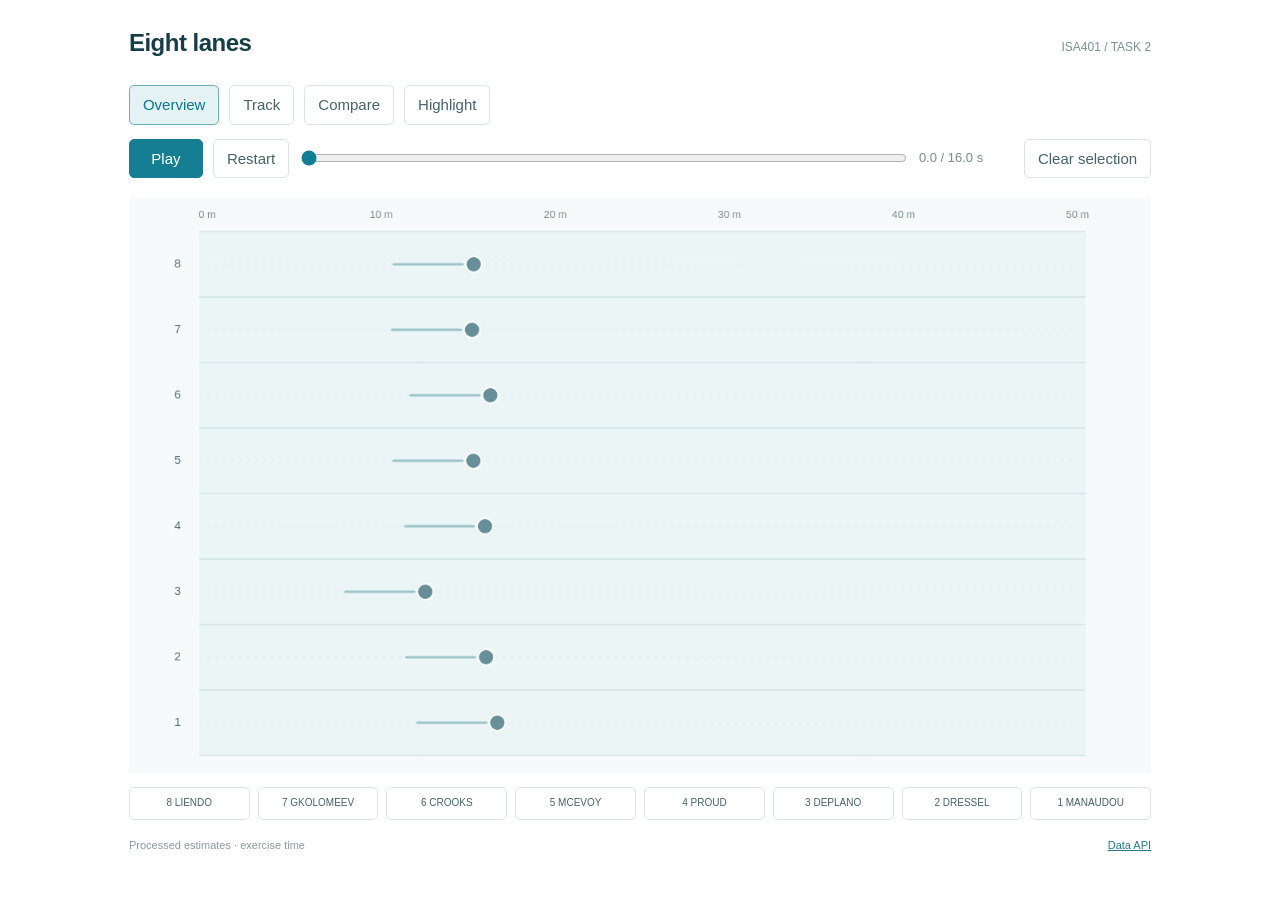
<file: lab2/TASK2/optional-reference/index.html>
<!doctype html><html lang="en"><head><meta charset="utf-8"><meta name="viewport" content="width=device-width,initial-scale=1"><title>Eight lanes · Reference</title><link rel="icon" href="data:,"><link rel="stylesheet" href="src/style.css"></head><body class="reference"><main><header><h1>Eight lanes</h1><small>ISA401 / TASK 2</small></header><p id="error" role="alert" hidden></p><nav class="modes" aria-label="Interaction mode"><button data-mode="overview" aria-pressed="true">Overview</button><button data-mode="track" aria-pressed="false">Track</button><button data-mode="compare" aria-pressed="false">Compare</button><button data-mode="highlight" aria-pressed="false">Highlight</button><button id="compare-action" hidden disabled>Compare selected (0)</button><button id="save-group" hidden disabled>Save group</button><span id="status" role="status"></span></nav><div id="groups" hidden></div><div class="toolbar"><button id="play" aria-label="Play">Play</button><button id="restart">Restart</button><input id="seek" type="range" aria-label="Replay time" min="0" max="15.98" step="0.01" value="0"><output id="clock">0.0 / 16.0 s</output><button id="clear">Clear selection</button></div><div id="stage"><canvas id="pool" width="1280" height="720" aria-label="Interactive swimming lanes"></canvas><button id="exit" hidden>Exit focus</button></div><div id="lanes" aria-label="Lane selection"></div><footer><span>Processed estimates · exercise time</span><a href="API.md">Data API</a></footer></main><script src="data/race-data.js"></script><script src="src/api.js"></script><script src="src/player.js"></script><script src="src/interactions.js"></script><script>const app=createSwimPlayer({videoMode:false});installReference(app);</script></body></html>
</file>
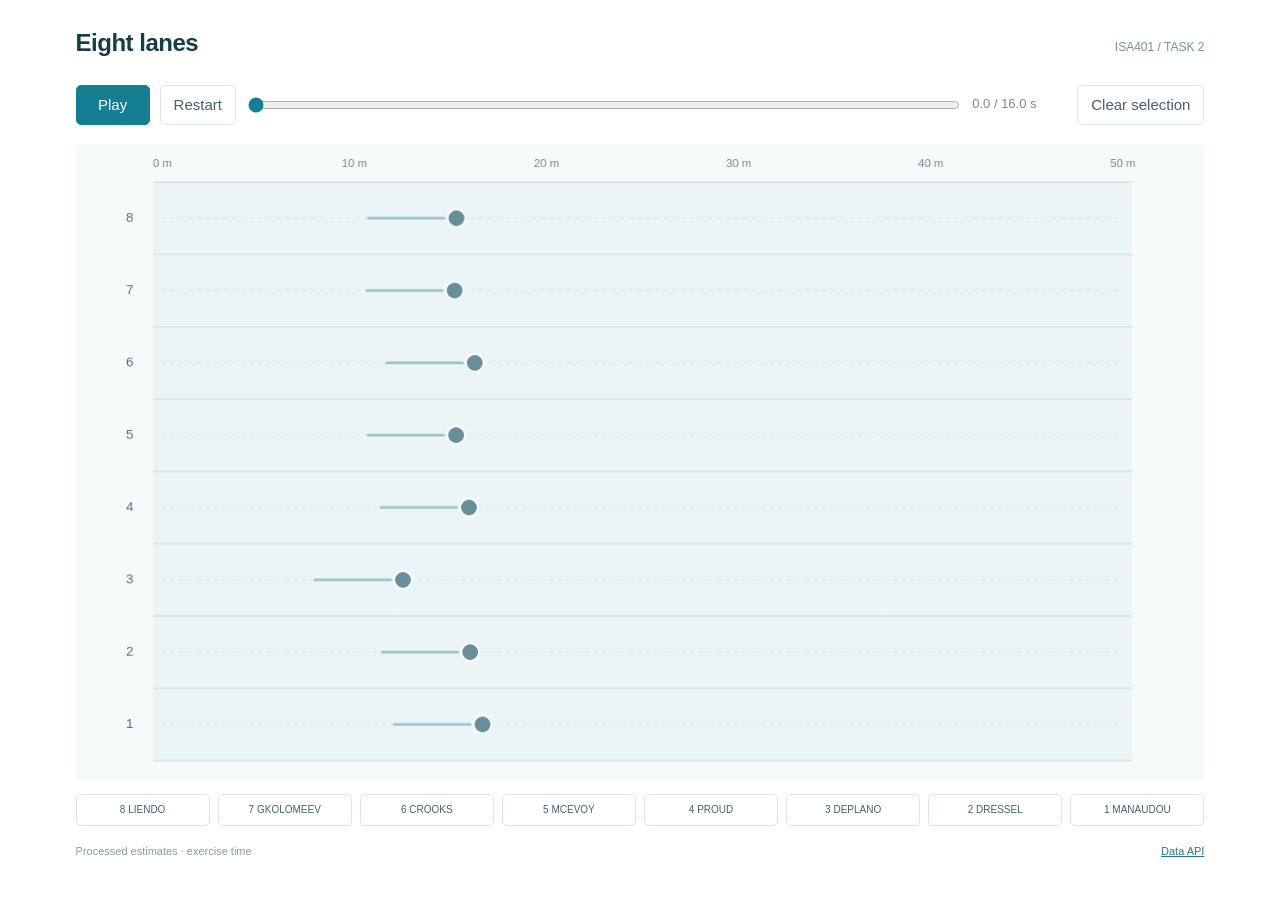
<file: lab2/TASK2/optional-starter/index.html>
<!doctype html><html lang="en"><head><meta charset="utf-8"><meta name="viewport" content="width=device-width,initial-scale=1"><title>Eight lanes · Starter</title><link rel="icon" href="data:,"><link rel="stylesheet" href="src/style.css"></head><body><main><header><h1>Eight lanes</h1><small>ISA401 / TASK 2</small></header><p id="error" role="alert" hidden></p><div class="toolbar"><button id="play" aria-label="Play">Play</button><button id="restart">Restart</button><input id="seek" type="range" aria-label="Replay time" min="0" max="15.98" step="0.01" value="0"><output id="clock">0.0 / 16.0 s</output><button id="clear">Clear selection</button></div><div id="stage"><canvas id="pool" width="1280" height="720" aria-label="Interactive swimming lanes"></canvas></div><div id="lanes" aria-label="Lane selection"></div><footer><span>Processed estimates · exercise time</span><a href="API.md">Data API</a></footer></main><script src="data/race-data.js"></script><script src="src/api.js"></script><script src="src/player.js"></script><script src="src/student.js"></script><script>const app=createSwimPlayer({videoMode:false});installStudentDesign(app);</script></body></html>
</file>
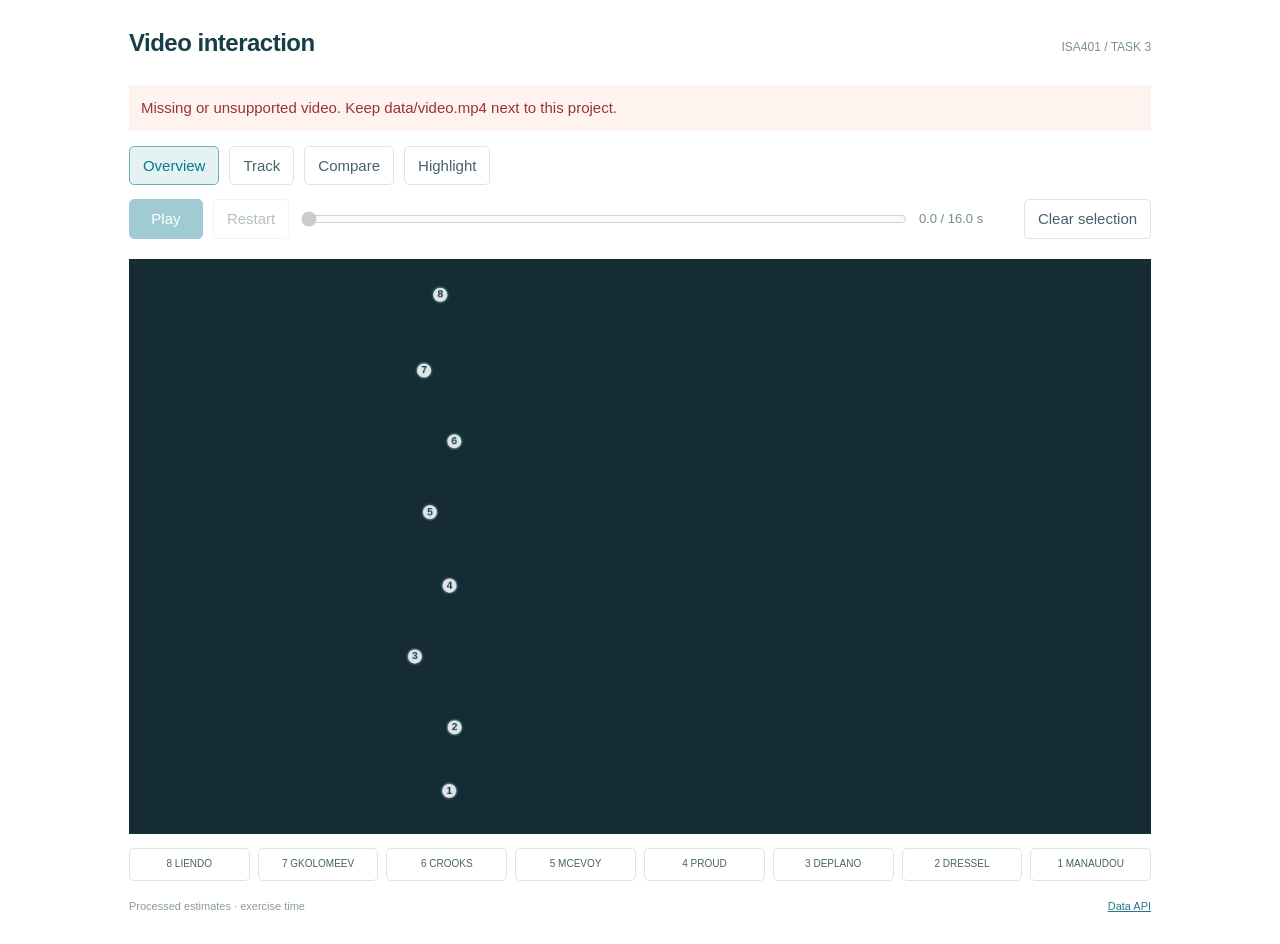
<file: lab2/TASK3/reference/index.html>
<!doctype html><html lang="en"><head><meta charset="utf-8"><meta name="viewport" content="width=device-width,initial-scale=1"><title>Video interaction · Reference</title><link rel="icon" href="data:,"><link rel="stylesheet" href="src/style.css"></head><body class="reference"><main><header><h1>Video interaction</h1><small>ISA401 / TASK 3</small></header><p id="error" role="alert" hidden></p><nav class="modes" aria-label="Interaction mode"><button data-mode="overview" aria-pressed="true">Overview</button><button data-mode="track" aria-pressed="false">Track</button><button data-mode="compare" aria-pressed="false">Compare</button><button data-mode="highlight" aria-pressed="false">Highlight</button><button id="compare-action" hidden disabled>Compare selected (0)</button><button id="save-group" hidden disabled>Save group</button><span id="status" role="status"></span></nav><div id="groups" hidden></div><div class="toolbar"><button id="play" aria-label="Play">Play</button><button id="restart">Restart</button><input id="seek" type="range" aria-label="Replay time" min="0" max="15.98" step="0.01" value="0"><output id="clock">0.0 / 16.0 s</output><button id="clear">Clear selection</button></div><div id="stage"><canvas id="pool" width="1280" height="720" aria-label="Interactive swimming lanes"></canvas><button id="exit" hidden>Exit focus</button></div><div id="lanes" aria-label="Lane selection"></div><footer><span>Processed estimates · exercise time</span><a href="API.md">Data API</a></footer><video id="video" src="data/video.mp4" preload="auto" muted playsinline></video></main><script src="data/race-data.js"></script><script src="src/api.js"></script><script src="src/player.js"></script><script src="src/interactions.js"></script><script>const app=createSwimPlayer({videoMode:true});installReference(app);</script></body></html>
</file>
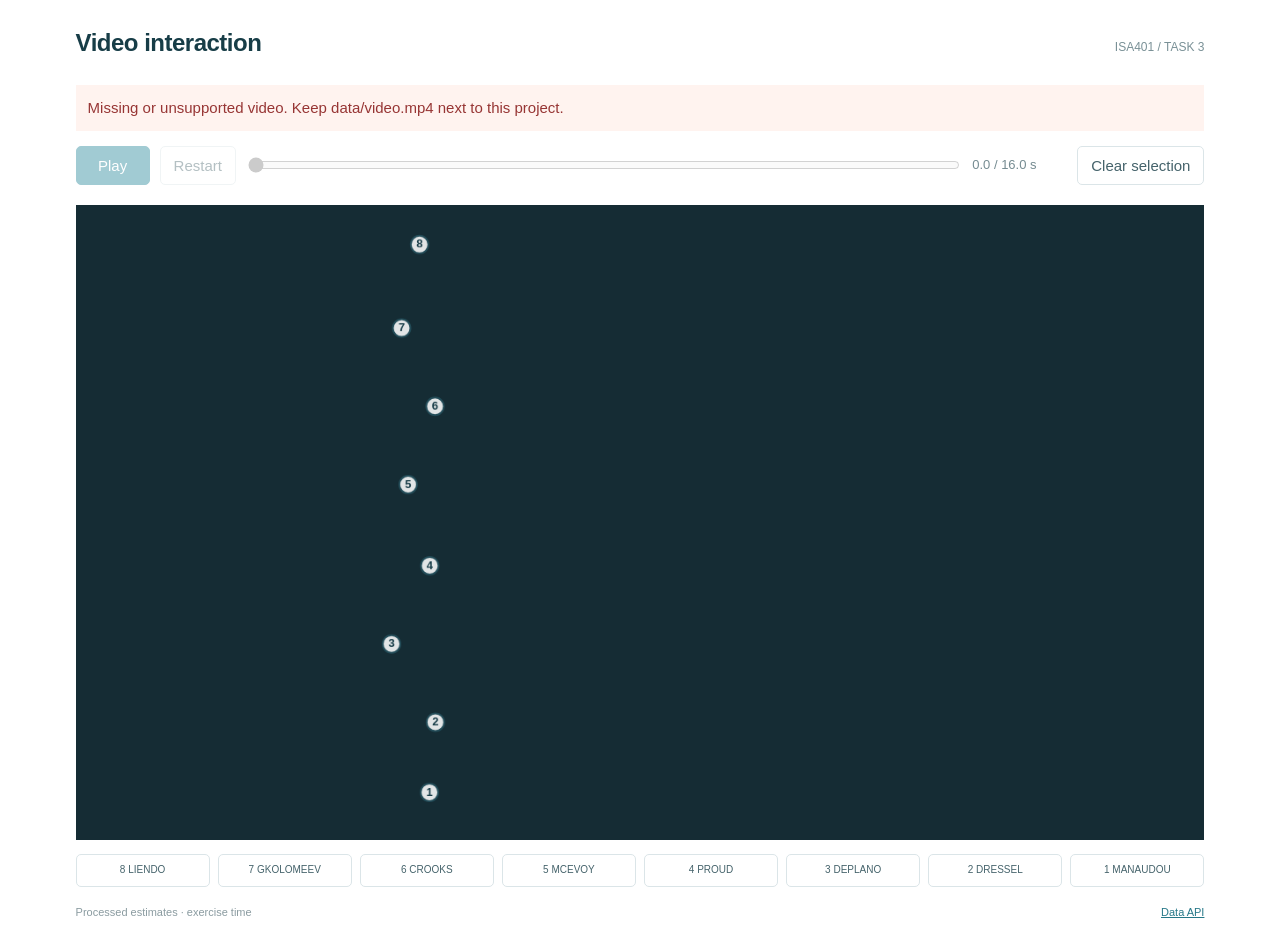
<file: lab2/TASK3/video and data-api/index.html>
<!doctype html><html lang="en"><head><meta charset="utf-8"><meta name="viewport" content="width=device-width,initial-scale=1"><title>Video interaction · Starter</title><link rel="icon" href="data:,"><link rel="stylesheet" href="src/style.css"></head><body><main><header><h1>Video interaction</h1><small>ISA401 / TASK 3</small></header><p id="error" role="alert" hidden></p><div class="toolbar"><button id="play" aria-label="Play">Play</button><button id="restart">Restart</button><input id="seek" type="range" aria-label="Replay time" min="0" max="15.98" step="0.01" value="0"><output id="clock">0.0 / 16.0 s</output><button id="clear">Clear selection</button></div><div id="stage"><canvas id="pool" width="1280" height="720" aria-label="Interactive swimming lanes"></canvas></div><div id="lanes" aria-label="Lane selection"></div><footer><span>Processed estimates · exercise time</span><a href="API.md">Data API</a></footer><video id="video" src="data/video.mp4" preload="auto" muted playsinline></video></main><script src="data/race-data.js"></script><script src="src/api.js"></script><script src="src/player.js"></script><script src="src/student.js"></script><script>const app=createSwimPlayer({videoMode:true});installStudentDesign(app);</script></body></html>
</file>
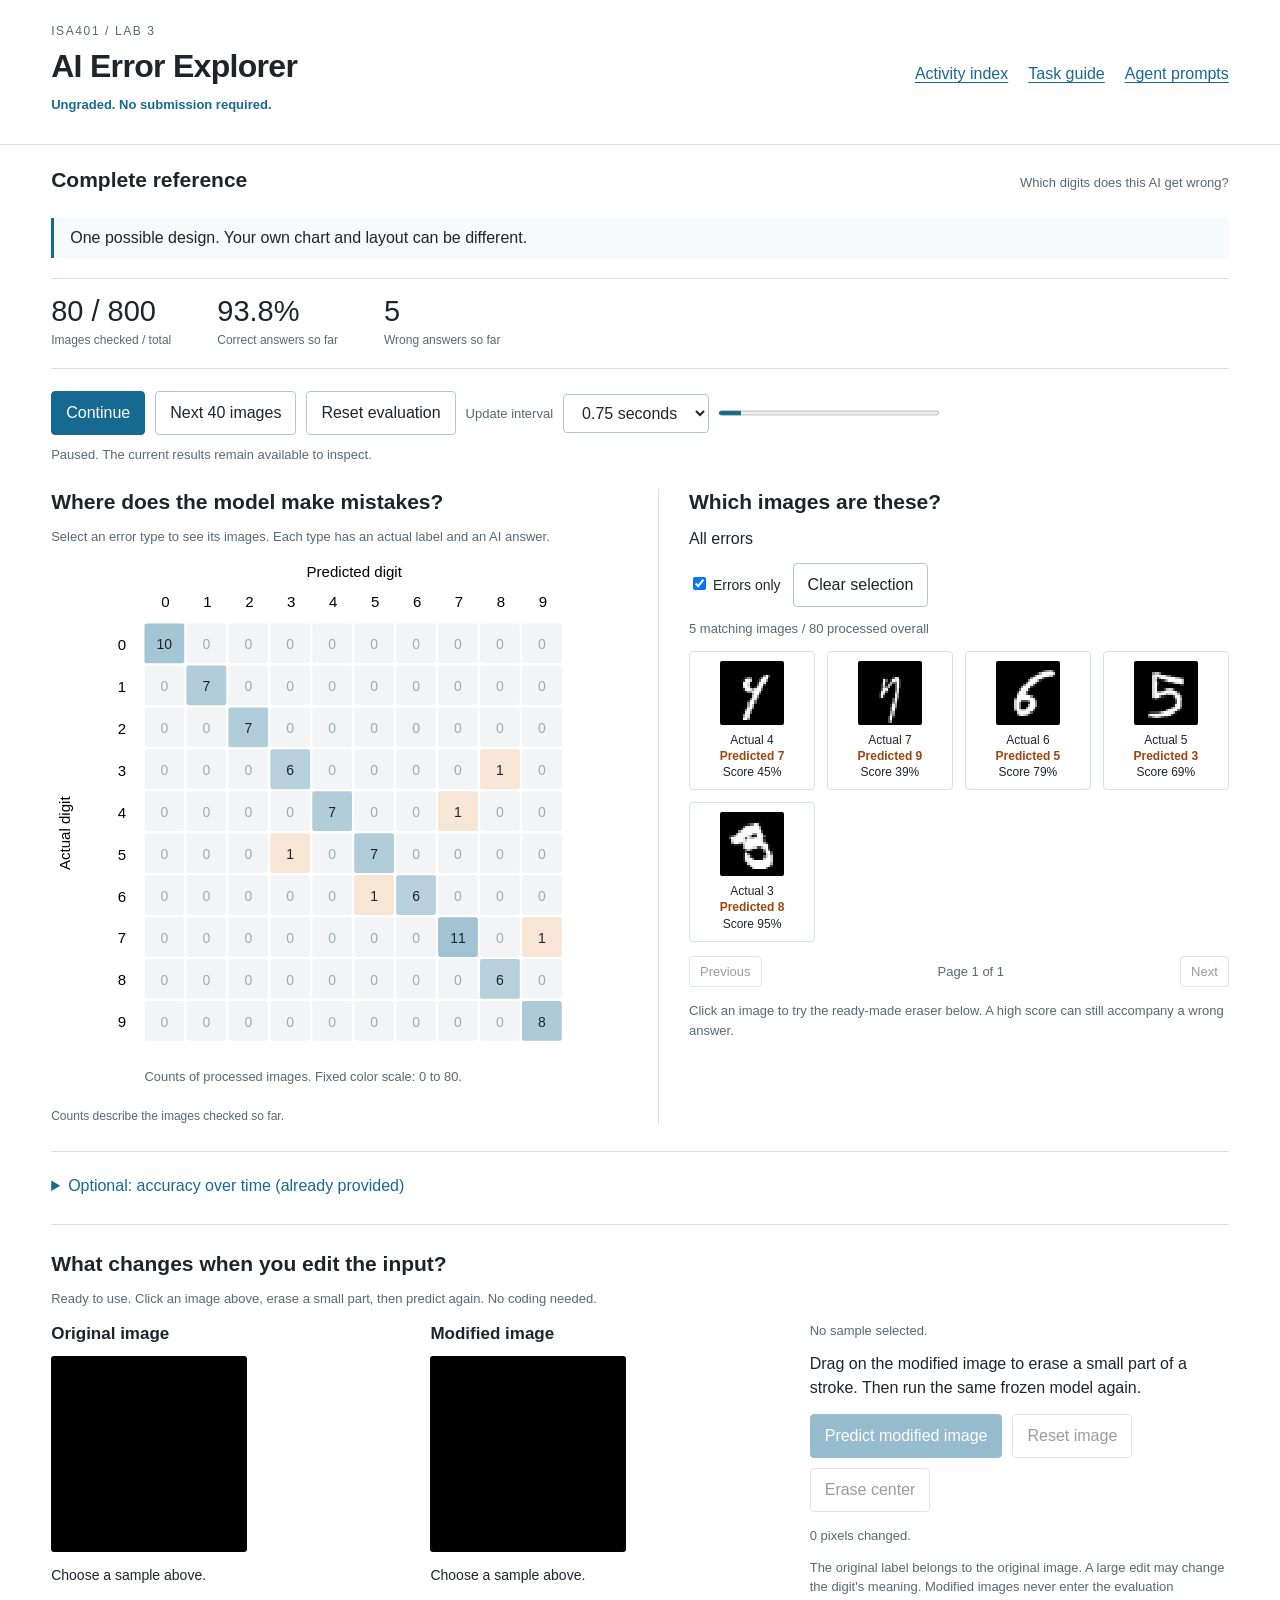
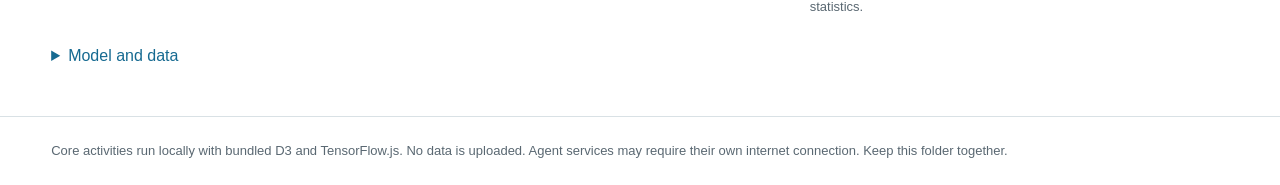
<file: lab3/reference.html>
<!doctype html><html lang="en"><head><meta charset="utf-8"><meta name="viewport" content="width=device-width,initial-scale=1"><title>AI Error Explorer / Complete reference</title><link rel="icon" href="data:,"><link rel="stylesheet" href="src/style.css"></head><body>
<header><div class="topline"><div><p class="eyebrow">ISA401 / Lab 3</p><h1>AI Error Explorer</h1><p class="notice">Ungraded. No submission required.</p></div><nav><a href="index.html">Activity index</a><a href="docs/GUIDE.html">Task guide</a><a href="docs/PROMPTS.html">Agent prompts</a></nav></div></header>
<main class="workspace"><div class="intro"><h2>Complete reference</h2><p class="small">Which digits does this AI get wrong?</p></div><div class="stage"><p>One possible design. Your own chart and layout can be different.</p></div>
<div id="failure" class="failure" hidden role="alert"></div><div class="metrics"><div class="metric"><strong id="processed">Loading</strong><span>Images checked / total</span></div><div class="metric"><strong id="accuracy">—</strong><span>Correct answers so far</span></div><div class="metric"><strong id="errors">—</strong><span>Wrong answers so far</span></div></div>
<div class="controls"><button class="primary" id="run" disabled>Start</button><button id="step" disabled>Next 40 images</button><button id="reset" disabled>Reset evaluation</button><label for="cadence">Update interval</label><select id="cadence" disabled><option value="250">0.25 seconds</option><option value="750" selected>0.75 seconds</option><option value="1500">1.5 seconds</option></select><progress id="progress" max="800" value="0" aria-label="Images processed"></progress></div><p id="status" class="small" role="status" style="margin-top:10px">Loading the bundled model and images.</p>
<section class="analysis" aria-label="Linked error analysis"><div><h2>Where does the model make mistakes?</h2><p class="small">Select an error type to see its images. Each type has an actual label and an AI answer.</p><div id="matrix" class="matrix"></div><div class="legend"><span>Counts describe the images checked so far.</span></div></div>
<div class="evidence"><h2>Which images are these?</h2><p id="filterLabel">All errors</p><div class="filterrow"><label><input id="errorsOnly" type="checkbox" checked> Errors only</label><button id="clearFilter">Clear selection</button></div><p id="matches" class="small"></p><div id="gallery" class="gallery"></div><div class="pager"><button id="previous">Previous</button><span id="pageLabel" class="small"></span><button id="next">Next</button></div><p class="small">Click an image to try the ready-made eraser below. A high score can still accompany a wrong answer.</p></div></section>
<details class="history"><summary>Optional: accuracy over time (already provided)</summary><p class="small">Cumulative accuracy for the processed images. A stable line does not guarantee the next batch will agree.</p><div id="history"></div></details>
<section class="probe" id="probe"><h2>What changes when you edit the input?</h2><p class="small">Ready to use. Click an image above, erase a small part, then predict again. No coding needed.</p><div id="probeContent"></div></section>
<details><summary>Model and data</summary><p id="modelInfo" class="small"></p><p class="small">The first 80 images are evaluated on opening. Reset clears the evaluation. Processing uses real local inference in batches of 40. The interval is a teaching cadence, not a performance benchmark. Filtering changes the displayed evidence, not the evaluated population. <a href="docs/MODEL_CARD.md">Model card</a></p></details></main>
<footer>Core activities run locally with bundled D3 and TensorFlow.js. No data is uploaded. Agent services may require their own internet connection. Keep this folder together.</footer>
<script src="vendor/d3.min.js"></script><script src="vendor/tf.min.js"></script><script src="data/model.js"></script><script src="data/digits.js"></script><script src="src/engine.js"></script><script src="src/ui.js"></script><script src="src/pixel-editor.js"></script><script src="src/progress-display.js"></script><script src="reference/views.js"></script><script src="reference/progress.js"></script><script src="reference/probe.js"></script><script src="src/app.js"></script></body></html>
</file>
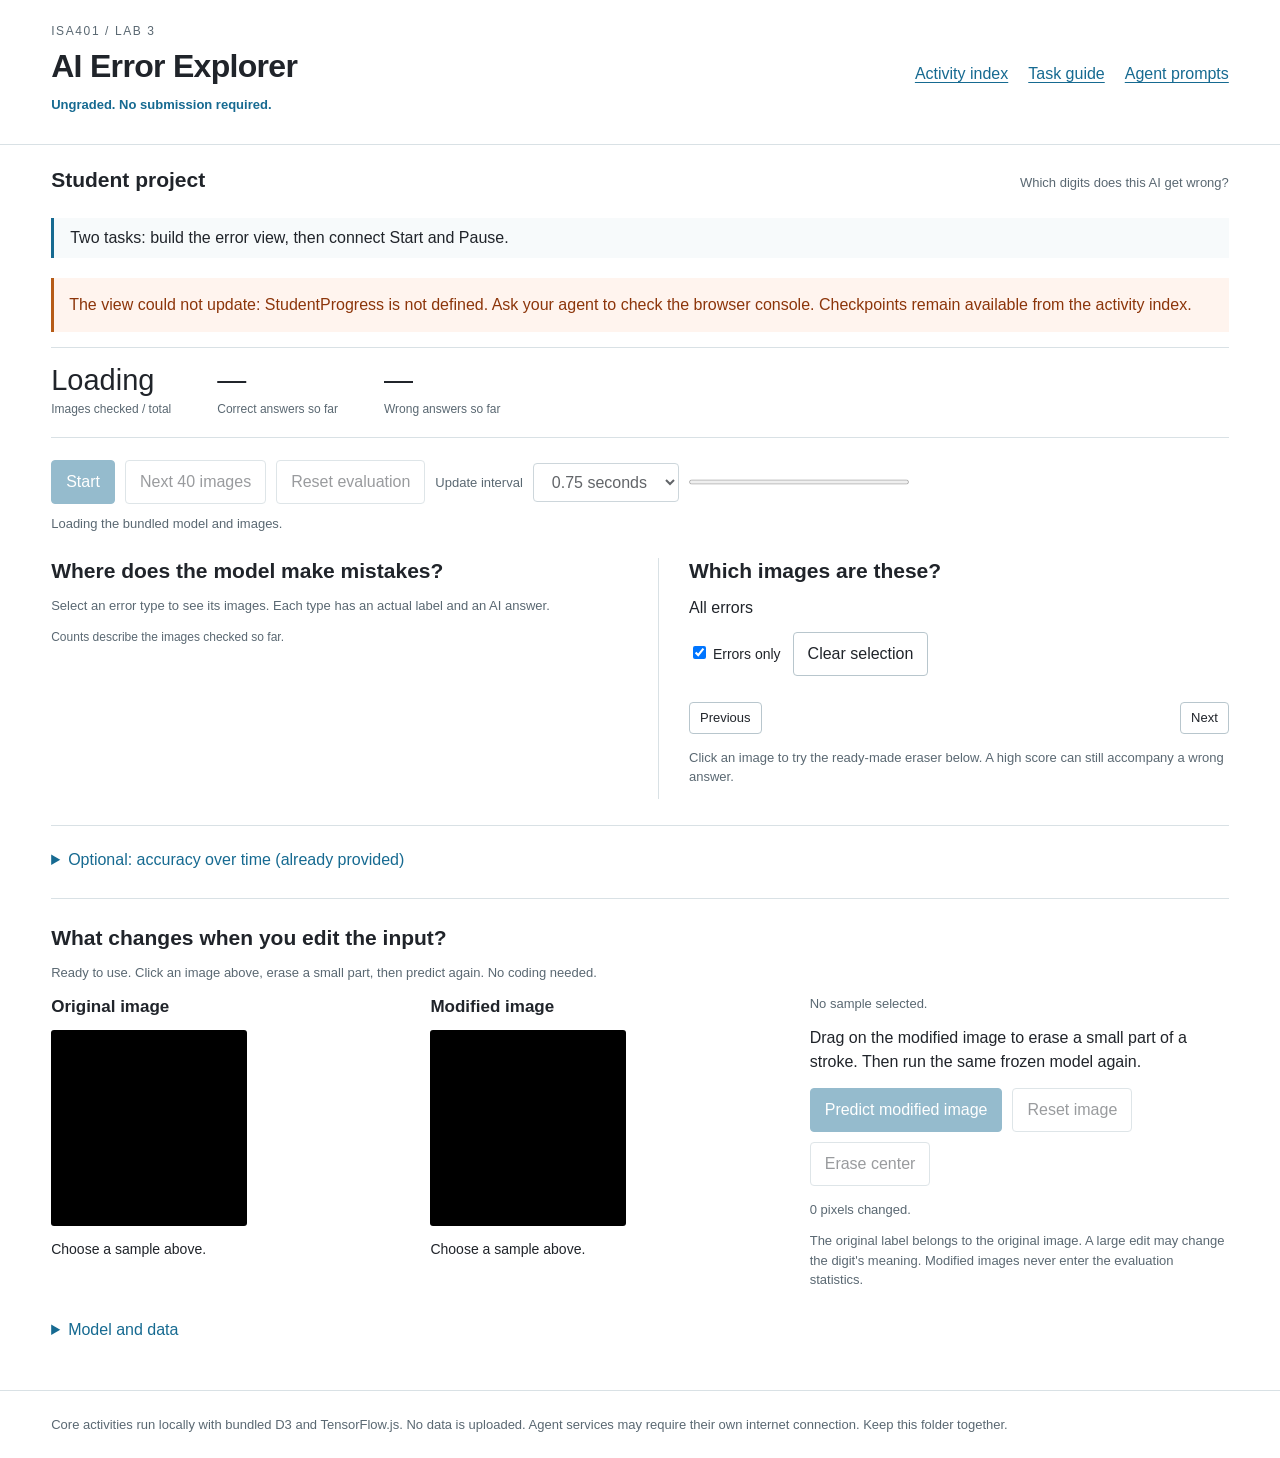
<file: lab3/student.html>
<!doctype html><html lang="en"><head><meta charset="utf-8"><meta name="viewport" content="width=device-width,initial-scale=1"><title>AI Error Explorer / Student project</title><link rel="icon" href="data:,"><link rel="stylesheet" href="src/style.css"></head><body>
<header><div class="topline"><div><p class="eyebrow">ISA401 / Lab 3</p><h1>AI Error Explorer</h1><p class="notice">Ungraded. No submission required.</p></div><nav><a href="index.html">Activity index</a><a href="docs/GUIDE.html">Task guide</a><a href="docs/PROMPTS.html">Agent prompts</a></nav></div></header>
<main class="workspace"><div class="intro"><h2>Student project</h2><p class="small">Which digits does this AI get wrong?</p></div><div class="stage"><p>Two tasks: build the error view, then connect Start and Pause.</p></div>
<div id="failure" class="failure" hidden role="alert"></div><div class="metrics"><div class="metric"><strong id="processed">Loading</strong><span>Images checked / total</span></div><div class="metric"><strong id="accuracy">—</strong><span>Correct answers so far</span></div><div class="metric"><strong id="errors">—</strong><span>Wrong answers so far</span></div></div>
<div class="controls"><button class="primary" id="run" disabled>Start</button><button id="step" disabled>Next 40 images</button><button id="reset" disabled>Reset evaluation</button><label for="cadence">Update interval</label><select id="cadence" disabled><option value="250">0.25 seconds</option><option value="750" selected>0.75 seconds</option><option value="1500">1.5 seconds</option></select><progress id="progress" max="800" value="0" aria-label="Images processed"></progress></div><p id="status" class="small" role="status" style="margin-top:10px">Loading the bundled model and images.</p>
<section class="analysis" aria-label="Linked error analysis"><div><h2>Where does the model make mistakes?</h2><p class="small">Select an error type to see its images. Each type has an actual label and an AI answer.</p><div id="matrix" class="matrix"></div><div class="legend"><span>Counts describe the images checked so far.</span></div></div>
<div class="evidence"><h2>Which images are these?</h2><p id="filterLabel">All errors</p><div class="filterrow"><label><input id="errorsOnly" type="checkbox" checked> Errors only</label><button id="clearFilter">Clear selection</button></div><p id="matches" class="small"></p><div id="gallery" class="gallery"></div><div class="pager"><button id="previous">Previous</button><span id="pageLabel" class="small"></span><button id="next">Next</button></div><p class="small">Click an image to try the ready-made eraser below. A high score can still accompany a wrong answer.</p></div></section>
<details class="history"><summary>Optional: accuracy over time (already provided)</summary><p class="small">Cumulative accuracy for the processed images. A stable line does not guarantee the next batch will agree.</p><div id="history"></div></details>
<section class="probe" id="probe"><h2>What changes when you edit the input?</h2><p class="small">Ready to use. Click an image above, erase a small part, then predict again. No coding needed.</p><div id="probeContent"></div></section>
<details><summary>Model and data</summary><p id="modelInfo" class="small"></p><p class="small">The first 80 images are evaluated on opening. Reset clears the evaluation. Processing uses real local inference in batches of 40. The interval is a teaching cadence, not a performance benchmark. Filtering changes the displayed evidence, not the evaluated population. <a href="docs/MODEL_CARD.md">Model card</a></p></details></main>
<footer>Core activities run locally with bundled D3 and TensorFlow.js. No data is uploaded. Agent services may require their own internet connection. Keep this folder together.</footer>
<script src="vendor/d3.min.js"></script><script src="vendor/tf.min.js"></script><script src="data/model.js"></script><script src="data/digits.js"></script><script src="src/engine.js"></script><script src="src/ui.js"></script><script src="src/pixel-editor.js"></script><script src="src/progress-display.js"></script><script src="student/views.js"></script><script src="student/progress.js"></script><script src="reference/probe.js"></script><script src="src/app.js"></script></body></html>
</file>
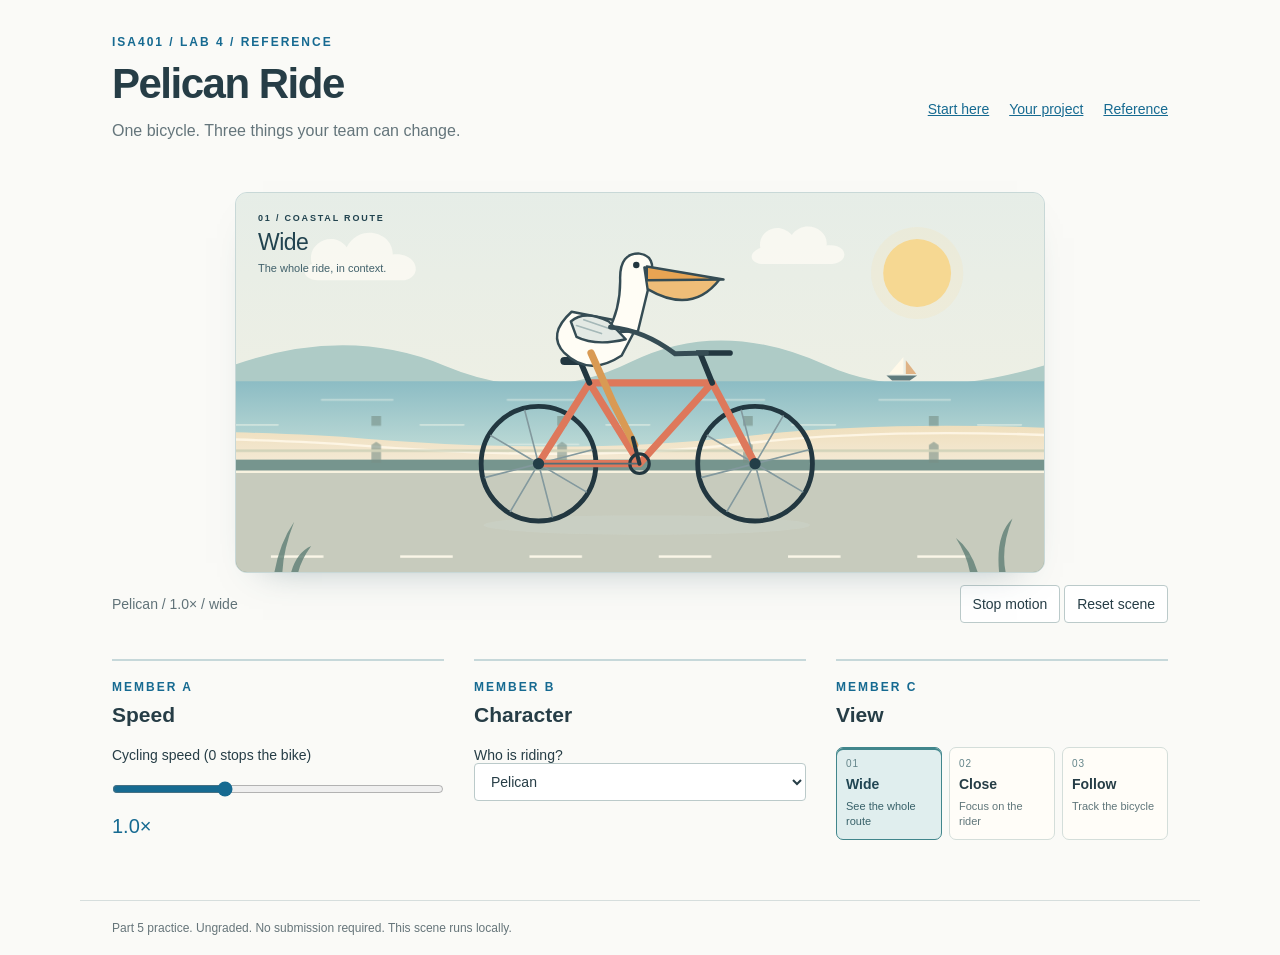
<file: lab4/reference.html>
<!doctype html><html lang="en"><head><meta charset="utf-8"><meta name="viewport" content="width=device-width,initial-scale=1"><title>Pelican Ride / Reference</title><link rel="stylesheet" href="shared/style.css"></head><body><header><span class="eyebrow">ISA401 / Lab 4 / Reference</span><div class="intro"><div><h1>Pelican Ride</h1><p>One bicycle. Three things your team can change.</p></div><nav><a href="START-HERE.html">Start here</a><a href="index.html">Your project</a><a href="reference.html">Reference</a></nav></div></header><main><div class="scene-wrap"><div class="view-caption" aria-hidden="true"><span id="view-kicker">01 / COASTAL ROUTE</span><strong id="view-name">Wide</strong><span id="view-description">The whole ride, in context.</span></div><svg id="scene" viewBox="0 0 1000 470" role="img" aria-label="A pelican riding beside the sea" xmlns="http://www.w3.org/2000/svg">
<defs>
<linearGradient id="sky" x2="0" y2="1"><stop stop-color="#d7e9ed"/><stop offset="1" stop-color="#fbf3df"/></linearGradient>
<linearGradient id="sea" x2="0" y2="1"><stop stop-color="#8cbcc4"/><stop offset="1" stop-color="#bbd9d5"/></linearGradient>
<linearGradient id="sand" x2="0" y2="1"><stop stop-color="#efdfbd"/><stop offset="1" stop-color="#f6eee0"/></linearGradient>
<pattern id="road" width="160" height="20" patternUnits="userSpaceOnUse"><path d="M0 10H65" stroke="#fbf7e8" stroke-width="3"/></pattern>
<pattern id="water-lines" width="230" height="55" patternUnits="userSpaceOnUse"><path d="M12 12H66M120 36H208" stroke="#eef5e9" stroke-width="2" stroke-linecap="round" opacity=".55"/></pattern>
<pattern id="posts" width="230" height="58" patternUnits="userSpaceOnUse"><path d="M10 56V22L16 18L22 22V56" fill="#778f86"/><path d="M0 29H230" stroke="#bbc6ac" stroke-width="3"/></pattern>
</defs>
<rect x="-1000" y="-500" width="3000" height="1200" fill="url(#sky)"/>
<g id="clouds" fill="#fffdf5" opacity=".72"><path d="M95 88c-8-25 26-43 43-21 18-31 58-17 57 9 31-3 38 27 15 32H102c-16-1-23-13-7-20Z"/><path d="M650 68c-4-20 22-35 39-16 16-21 46-7 43 13 27-3 29 21 7 23h-83c-20 0-22-14-6-20Z"/></g>
<circle cx="843" cy="99" r="42" fill="#f5d68f"/><circle cx="843" cy="99" r="57" fill="#f8df9e" opacity=".18"/>
<g id="distant-coast"><path d="M-1000 223Q-300 165 0 212Q140 164 259 214T489 209T730 213T1070 189L2000 216V292H-1000Z" fill="#aecbc6"/>
<path d="M-1000 233H2000V315H-1000Z" fill="url(#sea)"/>
<rect x="-1000" y="238" width="3000" height="75" fill="url(#water-lines)"/>
<g transform="translate(805 203)"><path d="M0 23H38L29 29H7Z" fill="#607b7d"/><path d="M21 0V21H3Z" fill="#fff9e9"/><path d="M24 4V21H37Z" fill="#dfb284"/></g></g>
<path d="M-1000 300Q-100 283 160 304T630 301T1140 298L2000 304V355H-1000Z" fill="url(#sand)"/>
<path d="M-1000 309Q-100 292 160 313T630 310T1140 307L2000 313" fill="none" stroke="#fff8e9" stroke-width="3" opacity=".85"/>
<rect x="-1000" y="330" width="3000" height="300" fill="#76958e"/>
<rect x="-1000" y="344" width="3000" height="180" fill="#c7cbbd"/>
<path d="M-1000 345H2000" stroke="#f7f2df" stroke-width="3"/>
<rect x="-1000" y="433" width="3000" height="20" fill="url(#road)"/>
<rect id="roadside-posts" x="-1000" y="276" width="3000" height="58" fill="url(#posts)" opacity=".6"/>
<g id="camera"><g id="rider">
<ellipse cx="492" cy="411" rx="202" ry="12" fill="#ccd3c9" opacity=".55"/>
<!-- Bicycle: two wheels, frame, saddle, bars and crank. -->
<g stroke="#223740" fill="none"><circle cx="358" cy="335" r="71" stroke-width="6"/><circle cx="626" cy="335" r="71" stroke-width="6"/>
<g id="rear-spokes" stroke="#83999e" stroke-width="2"><path d="M358 266V404M289 335H427M309 286L407 384M309 384L407 286"/></g>
<g id="front-spokes" stroke="#83999e" stroke-width="2"><path d="M626 266V404M557 335H695M577 286L675 384M577 384L675 286"/></g>
<path d="M358 335L421 235L483 335ZM421 235H573L483 335M573 235L626 335" stroke="#de785b" stroke-width="9" stroke-linejoin="round"/>
<path d="M421 235L410 209M573 235L558 198H595" stroke-width="7" stroke-linecap="round"/><path d="M390 208H437" stroke-width="10" stroke-linecap="round"/>
<circle cx="483" cy="335" r="12" stroke-width="4"/></g>
<path d="M358 335L483 335" stroke="#546e76" stroke-width="2"/><circle cx="358" cy="335" r="7" fill="#233e48"/><circle cx="626" cy="335" r="7" fill="#233e48"/>
<!-- The bird's body stays on the saddle. Character changes only use supplied shapes. -->
<g id="bird" stroke="#354c54" stroke-width="3" stroke-linejoin="round">
<path id="bird-body" d="M399 147Q368 175 390 198Q420 228 461 201L481 163Z" fill="#fffdf5"/>
<path id="bird-neck" d="M443 173Q460 143 459 105Q459 74 483 75Q504 78 497 105L481 171Z" fill="#fffdf5"/>
<path id="bird-wing" d="M398 159Q415 144 445 159L466 181Q429 190 405 178Z" fill="#e3e9e4"/>
<g id="pelican-head"><path d="M489 92L582 107Q548 151 493 119Z" fill="#efbd78"/><path d="M492 91L587 107L492 108Z" fill="#e8a453"/><circle cx="479" cy="89" r="4" fill="#223740" stroke="none"/></g>
<g id="duck-head" style="display:none"><path d="M491 91Q536 85 538 104Q520 119 490 110Z" fill="#ee9d46"/><circle cx="479" cy="89" r="4" fill="#223740" stroke="none"/></g>
<g id="penguin-head" style="display:none"><path d="M491 96L523 108L492 115Z" fill="#e8a453"/><path d="M472 77Q491 70 498 87L499 96L488 94Q480 85 470 92Z" fill="#293e48" stroke="none"/><circle cx="480" cy="88" r="4" fill="#223740" stroke="none"/></g>
<path d="M405 164L436 174M414 157L449 169" fill="none" stroke="#a5b8b8" stroke-width="2" stroke-linecap="round"/><path d="M447 166Q489 170 527 199L566 198" fill="none" stroke="#354c54" stroke-width="6" stroke-linecap="round"/>
<polyline id="leg" points="423,198 451,261 503,335" fill="none" stroke="#d99a54" stroke-width="9" stroke-linecap="round"/>
</g><g id="pedal" stroke="#223740" stroke-width="5" stroke-linecap="round"><path d="M483 335L507 335M499 335H516"/></g>
</g></g>
<g id="foreground" fill="#5f8076" opacity=".8"><path d="M45 487Q50 439 72 407Q54 453 58 487M65 487Q69 448 93 437Q73 465 76 487M922 487Q915 445 891 427Q910 457 910 487M947 487Q936 427 961 403Q942 449 958 487"/></g>
</svg></div><div class="scene-bar"><span id="scene-status" role="status"></span><div><button id="pause">Stop motion</button> <button id="reset">Reset scene</button></div></div><div class="modules"><section class="module"><span class="eyebrow">Member A</span><h2>Speed</h2><div id="controls-A"></div></section><section class="module"><span class="eyebrow">Member B</span><h2>Character</h2><div id="controls-B"></div></section><section class="module"><span class="eyebrow">Member C</span><h2>View</h2><div id="controls-C"></div></section></div></main><footer>Part 5 practice. Ungraded. No submission required. This scene runs locally.</footer><script src="shared/scene.js"></script><script src="reference/speed.js"></script><script src="reference/character.js"></script><script src="reference/view.js"></script><script src="shared/app.js"></script></body></html>
</file>
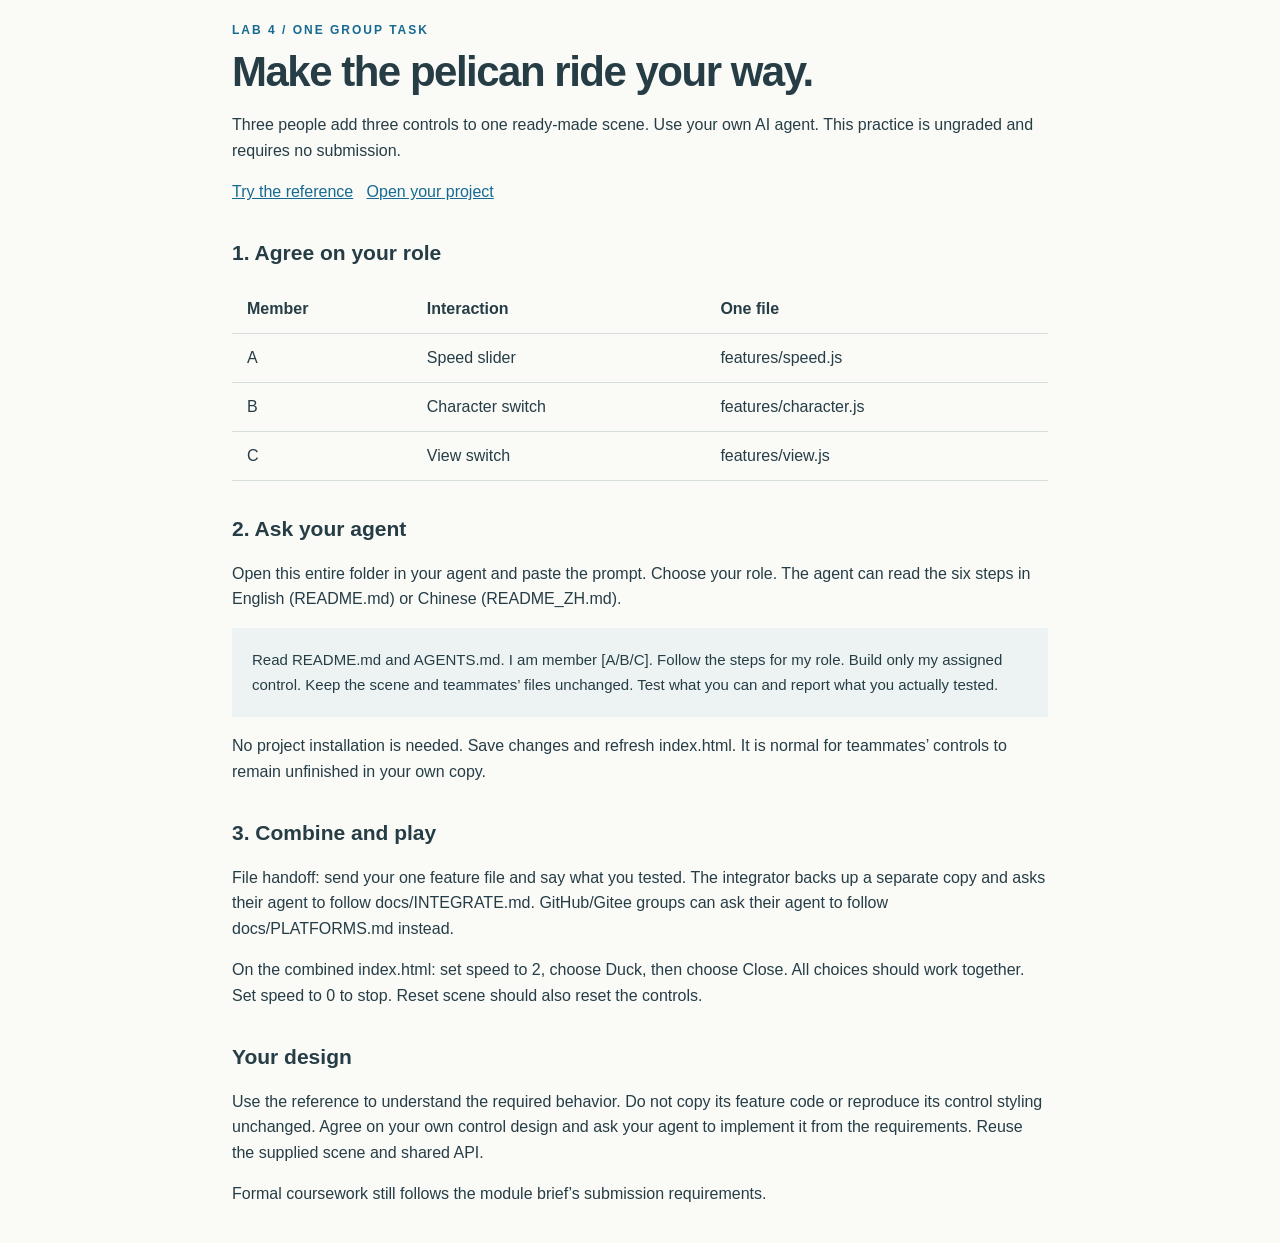
<file: lab4/START-HERE.html>
<!doctype html><html lang="en"><head><meta charset="utf-8"><meta name="viewport" content="width=device-width,initial-scale=1"><title>Pelican Ride / Start here</title><link rel="stylesheet" href="shared/style.css"></head><body><main class="guide"><span class="eyebrow">Lab 4 / One group task</span><h1>Make the pelican ride your way.</h1><p>Three people add three controls to one ready-made scene. Use your own AI agent. This practice is ungraded and requires no submission.</p><p><a href="reference.html">Try the reference</a> &nbsp; <a href="index.html">Open your project</a></p><h2>1. Agree on your role</h2><table><tr><th>Member</th><th>Interaction</th><th>One file</th></tr><tr><td>A</td><td>Speed slider</td><td>features/speed.js</td></tr><tr><td>B</td><td>Character switch</td><td>features/character.js</td></tr><tr><td>C</td><td>View switch</td><td>features/view.js</td></tr></table><h2>2. Ask your agent</h2><p>Open this entire folder in your agent and paste the prompt. Choose your role. The agent can read the six steps in English (README.md) or Chinese (README_ZH.md).</p><pre>Read README.md and AGENTS.md. I am member [A/B/C]. Follow the steps for my role. Build only my assigned control. Keep the scene and teammates’ files unchanged. Test what you can and report what you actually tested.</pre><p>No project installation is needed. Save changes and refresh index.html. It is normal for teammates’ controls to remain unfinished in your own copy.</p><h2>3. Combine and play</h2><p>File handoff: send your one feature file and say what you tested. The integrator backs up a separate copy and asks their agent to follow docs/INTEGRATE.md. GitHub/Gitee groups can ask their agent to follow docs/PLATFORMS.md instead.</p><p>On the combined index.html: set speed to 2, choose Duck, then choose Close. All choices should work together. Set speed to 0 to stop. Reset scene should also reset the controls.</p><h2>Your design</h2><p>Use the reference to understand the required behavior. Do not copy its feature code or reproduce its control styling unchanged. Agree on your own control design and ask your agent to implement it from the requirements. Reuse the supplied scene and shared API.</p><p>Formal coursework still follows the module brief’s submission requirements.</p></main></body></html>
</file>
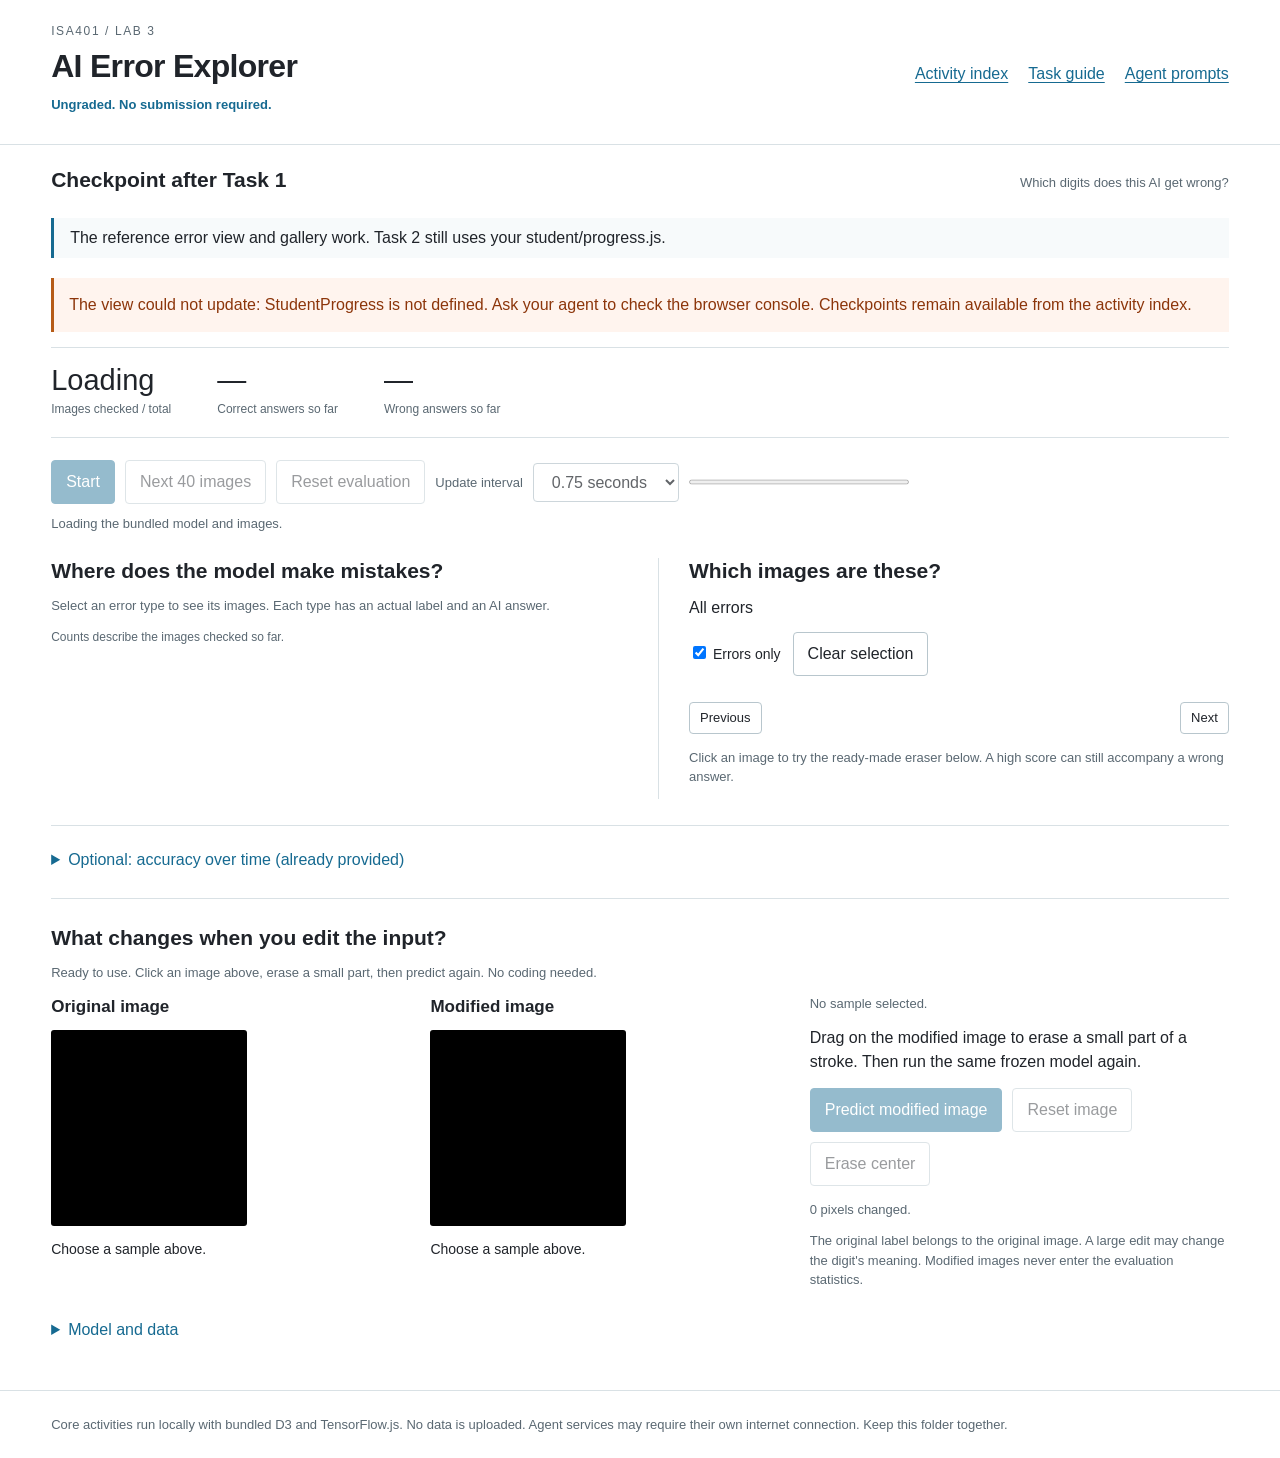
<file: lab3/checkpoints/task1.html>
<!doctype html><html lang="en"><head><meta charset="utf-8"><meta name="viewport" content="width=device-width,initial-scale=1"><title>AI Error Explorer / Checkpoint after Task 1</title><link rel="icon" href="data:,"><link rel="stylesheet" href="../src/style.css"></head><body>
<header><div class="topline"><div><p class="eyebrow">ISA401 / Lab 3</p><h1>AI Error Explorer</h1><p class="notice">Ungraded. No submission required.</p></div><nav><a href="../index.html">Activity index</a><a href="../docs/GUIDE.html">Task guide</a><a href="../docs/PROMPTS.html">Agent prompts</a></nav></div></header>
<main class="workspace"><div class="intro"><h2>Checkpoint after Task 1</h2><p class="small">Which digits does this AI get wrong?</p></div><div class="stage"><p>The reference error view and gallery work. Task 2 still uses your student/progress.js.</p></div>
<div id="failure" class="failure" hidden role="alert"></div><div class="metrics"><div class="metric"><strong id="processed">Loading</strong><span>Images checked / total</span></div><div class="metric"><strong id="accuracy">—</strong><span>Correct answers so far</span></div><div class="metric"><strong id="errors">—</strong><span>Wrong answers so far</span></div></div>
<div class="controls"><button class="primary" id="run" disabled>Start</button><button id="step" disabled>Next 40 images</button><button id="reset" disabled>Reset evaluation</button><label for="cadence">Update interval</label><select id="cadence" disabled><option value="250">0.25 seconds</option><option value="750" selected>0.75 seconds</option><option value="1500">1.5 seconds</option></select><progress id="progress" max="800" value="0" aria-label="Images processed"></progress></div><p id="status" class="small" role="status" style="margin-top:10px">Loading the bundled model and images.</p>
<section class="analysis" aria-label="Linked error analysis"><div><h2>Where does the model make mistakes?</h2><p class="small">Select an error type to see its images. Each type has an actual label and an AI answer.</p><div id="matrix" class="matrix"></div><div class="legend"><span>Counts describe the images checked so far.</span></div></div>
<div class="evidence"><h2>Which images are these?</h2><p id="filterLabel">All errors</p><div class="filterrow"><label><input id="errorsOnly" type="checkbox" checked> Errors only</label><button id="clearFilter">Clear selection</button></div><p id="matches" class="small"></p><div id="gallery" class="gallery"></div><div class="pager"><button id="previous">Previous</button><span id="pageLabel" class="small"></span><button id="next">Next</button></div><p class="small">Click an image to try the ready-made eraser below. A high score can still accompany a wrong answer.</p></div></section>
<details class="history"><summary>Optional: accuracy over time (already provided)</summary><p class="small">Cumulative accuracy for the processed images. A stable line does not guarantee the next batch will agree.</p><div id="history"></div></details>
<section class="probe" id="probe"><h2>What changes when you edit the input?</h2><p class="small">Ready to use. Click an image above, erase a small part, then predict again. No coding needed.</p><div id="probeContent"></div></section>
<details><summary>Model and data</summary><p id="modelInfo" class="small"></p><p class="small">The first 80 images are evaluated on opening. Reset clears the evaluation. Processing uses real local inference in batches of 40. The interval is a teaching cadence, not a performance benchmark. Filtering changes the displayed evidence, not the evaluated population. <a href="../docs/MODEL_CARD.md">Model card</a></p></details></main>
<footer>Core activities run locally with bundled D3 and TensorFlow.js. No data is uploaded. Agent services may require their own internet connection. Keep this folder together.</footer>
<script src="../vendor/d3.min.js"></script><script src="../vendor/tf.min.js"></script><script src="../data/model.js"></script><script src="../data/digits.js"></script><script src="../src/engine.js"></script><script src="../src/ui.js"></script><script src="../src/pixel-editor.js"></script><script src="../src/progress-display.js"></script><script src="../reference/views.js"></script><script src="../student/progress.js"></script><script src="../reference/probe.js"></script><script src="../src/app.js"></script></body></html>
</file>
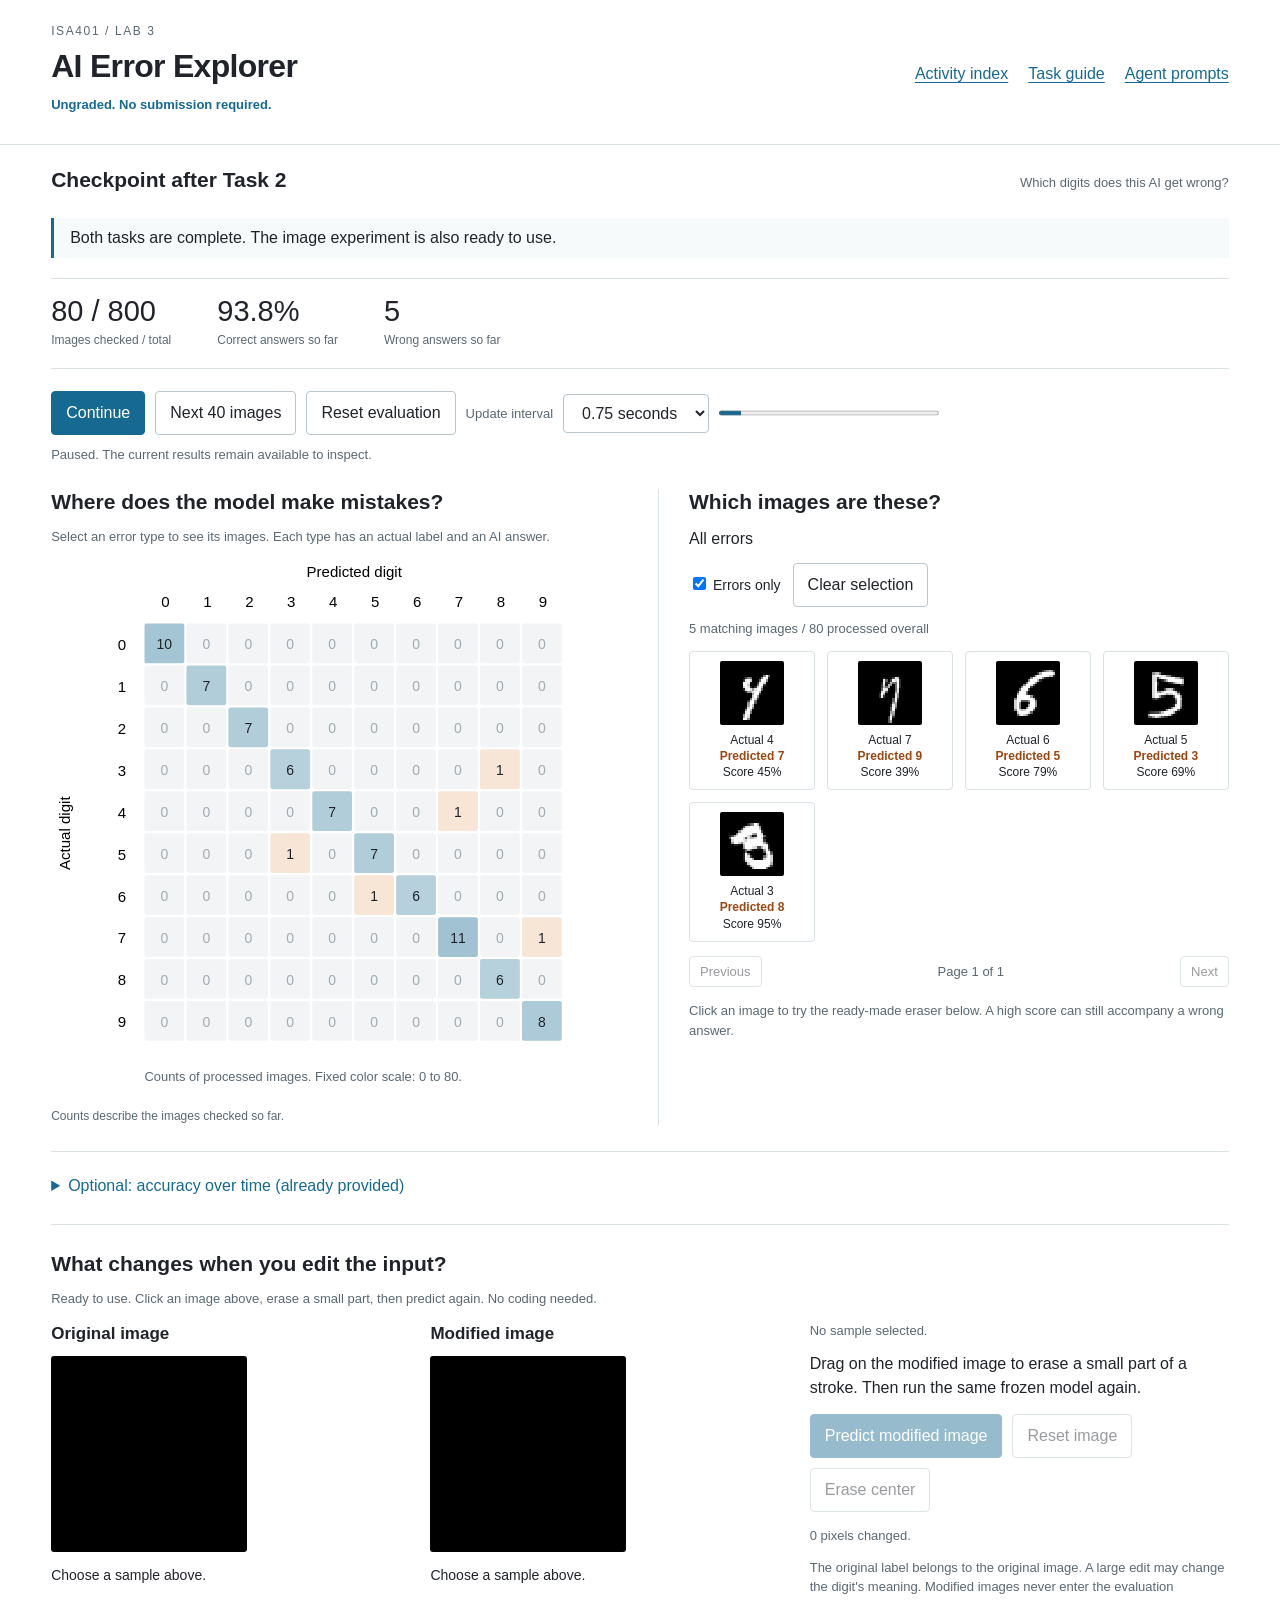
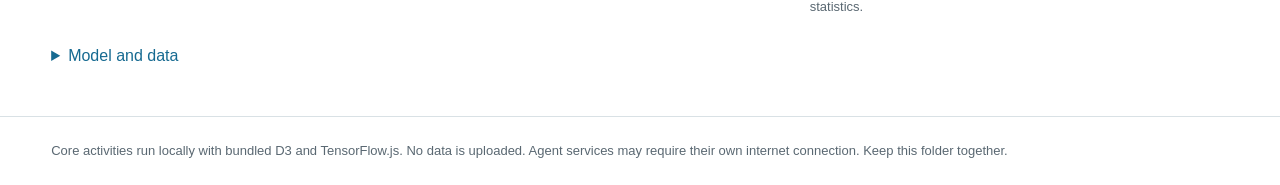
<file: lab3/checkpoints/task2.html>
<!doctype html><html lang="en"><head><meta charset="utf-8"><meta name="viewport" content="width=device-width,initial-scale=1"><title>AI Error Explorer / Checkpoint after Task 2</title><link rel="icon" href="data:,"><link rel="stylesheet" href="../src/style.css"></head><body>
<header><div class="topline"><div><p class="eyebrow">ISA401 / Lab 3</p><h1>AI Error Explorer</h1><p class="notice">Ungraded. No submission required.</p></div><nav><a href="../index.html">Activity index</a><a href="../docs/GUIDE.html">Task guide</a><a href="../docs/PROMPTS.html">Agent prompts</a></nav></div></header>
<main class="workspace"><div class="intro"><h2>Checkpoint after Task 2</h2><p class="small">Which digits does this AI get wrong?</p></div><div class="stage"><p>Both tasks are complete. The image experiment is also ready to use.</p></div>
<div id="failure" class="failure" hidden role="alert"></div><div class="metrics"><div class="metric"><strong id="processed">Loading</strong><span>Images checked / total</span></div><div class="metric"><strong id="accuracy">—</strong><span>Correct answers so far</span></div><div class="metric"><strong id="errors">—</strong><span>Wrong answers so far</span></div></div>
<div class="controls"><button class="primary" id="run" disabled>Start</button><button id="step" disabled>Next 40 images</button><button id="reset" disabled>Reset evaluation</button><label for="cadence">Update interval</label><select id="cadence" disabled><option value="250">0.25 seconds</option><option value="750" selected>0.75 seconds</option><option value="1500">1.5 seconds</option></select><progress id="progress" max="800" value="0" aria-label="Images processed"></progress></div><p id="status" class="small" role="status" style="margin-top:10px">Loading the bundled model and images.</p>
<section class="analysis" aria-label="Linked error analysis"><div><h2>Where does the model make mistakes?</h2><p class="small">Select an error type to see its images. Each type has an actual label and an AI answer.</p><div id="matrix" class="matrix"></div><div class="legend"><span>Counts describe the images checked so far.</span></div></div>
<div class="evidence"><h2>Which images are these?</h2><p id="filterLabel">All errors</p><div class="filterrow"><label><input id="errorsOnly" type="checkbox" checked> Errors only</label><button id="clearFilter">Clear selection</button></div><p id="matches" class="small"></p><div id="gallery" class="gallery"></div><div class="pager"><button id="previous">Previous</button><span id="pageLabel" class="small"></span><button id="next">Next</button></div><p class="small">Click an image to try the ready-made eraser below. A high score can still accompany a wrong answer.</p></div></section>
<details class="history"><summary>Optional: accuracy over time (already provided)</summary><p class="small">Cumulative accuracy for the processed images. A stable line does not guarantee the next batch will agree.</p><div id="history"></div></details>
<section class="probe" id="probe"><h2>What changes when you edit the input?</h2><p class="small">Ready to use. Click an image above, erase a small part, then predict again. No coding needed.</p><div id="probeContent"></div></section>
<details><summary>Model and data</summary><p id="modelInfo" class="small"></p><p class="small">The first 80 images are evaluated on opening. Reset clears the evaluation. Processing uses real local inference in batches of 40. The interval is a teaching cadence, not a performance benchmark. Filtering changes the displayed evidence, not the evaluated population. <a href="../docs/MODEL_CARD.md">Model card</a></p></details></main>
<footer>Core activities run locally with bundled D3 and TensorFlow.js. No data is uploaded. Agent services may require their own internet connection. Keep this folder together.</footer>
<script src="../vendor/d3.min.js"></script><script src="../vendor/tf.min.js"></script><script src="../data/model.js"></script><script src="../data/digits.js"></script><script src="../src/engine.js"></script><script src="../src/ui.js"></script><script src="../src/pixel-editor.js"></script><script src="../src/progress-display.js"></script><script src="../reference/views.js"></script><script src="../reference/progress.js"></script><script src="../reference/probe.js"></script><script src="../src/app.js"></script></body></html>
</file>
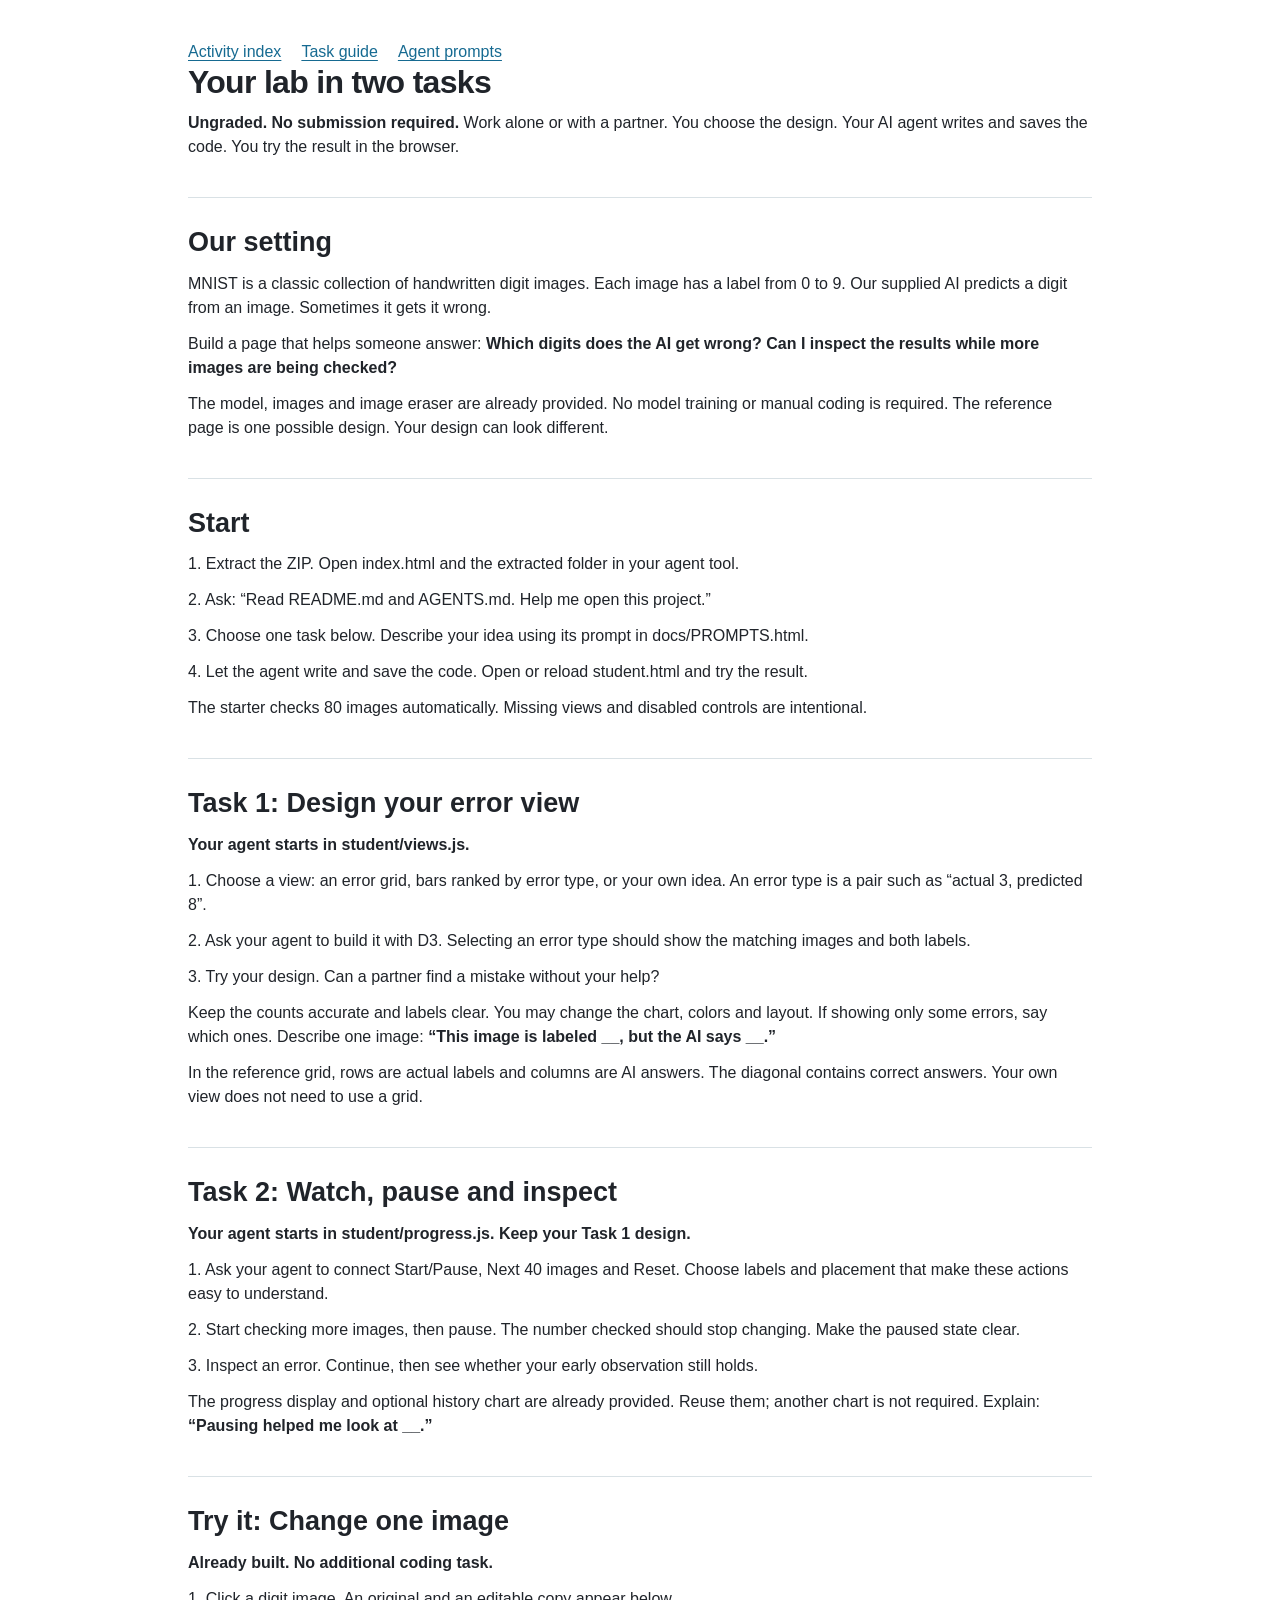
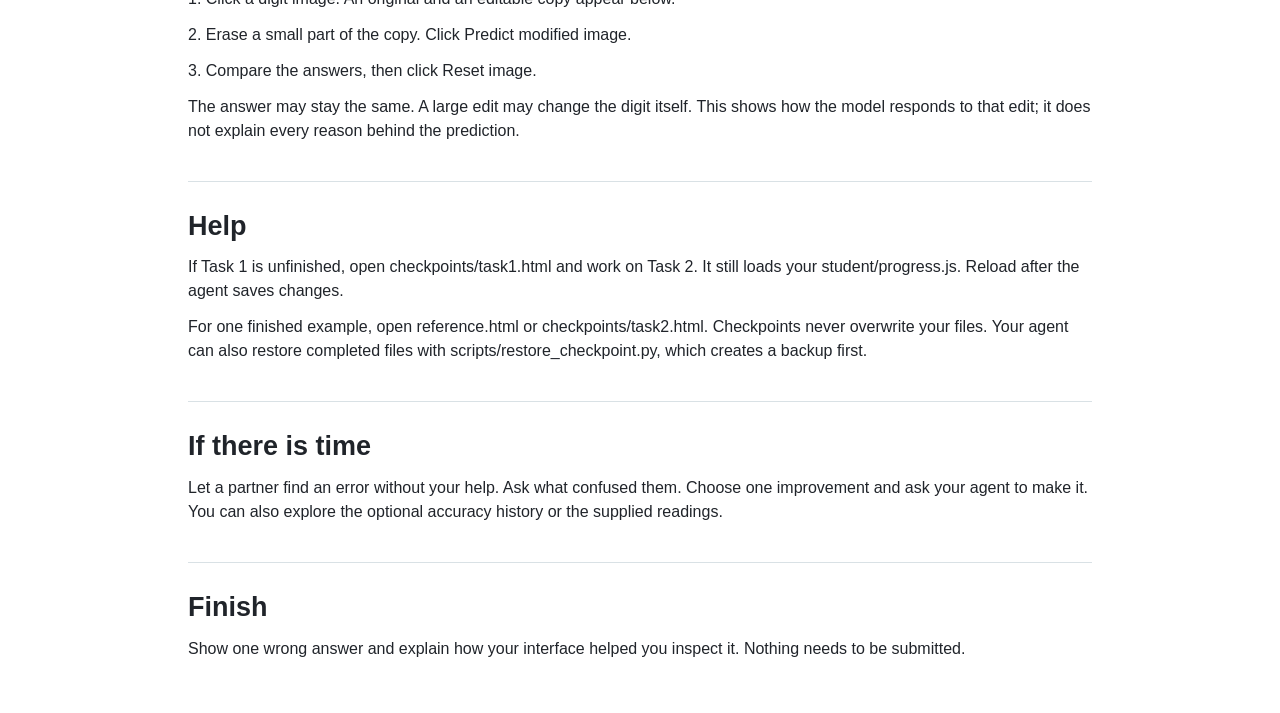
<file: lab3/docs/GUIDE.html>
<!doctype html><html lang="en"><head><meta charset="utf-8"><meta name="viewport" content="width=device-width,initial-scale=1"><title>Lab 3 / TASKS</title><link rel="stylesheet" href="../src/style.css"></head><body><main class="guide"><nav><a href="../index.html">Activity index</a><a href="GUIDE.html">Task guide</a><a href="PROMPTS.html">Agent prompts</a></nav><h1 id="your-lab-in-two-tasks">Your lab in two tasks</h1><p><strong>Ungraded. No submission required.</strong> Work alone or with a partner. You choose the design. Your AI agent writes and saves the code. You try the result in the browser.</p><h2 id="our-setting">Our setting</h2><p>MNIST is a classic collection of handwritten digit images. Each image has a label from 0 to 9. Our supplied AI predicts a digit from an image. Sometimes it gets it wrong.</p><p>Build a page that helps someone answer: <strong>Which digits does the AI get wrong? Can I inspect the results while more images are being checked?</strong></p><p>The model, images and image eraser are already provided. No model training or manual coding is required. The reference page is one possible design. Your design can look different.</p><h2 id="start">Start</h2><p>1. Extract the ZIP. Open index.html and the extracted folder in your agent tool.</p><p>2. Ask: “Read README.md and AGENTS.md. Help me open this project.”</p><p>3. Choose one task below. Describe your idea using its prompt in docs/PROMPTS.html.</p><p>4. Let the agent write and save the code. Open or reload student.html and try the result.</p><p>The starter checks 80 images automatically. Missing views and disabled controls are intentional.</p><h2 id="task1">Task 1: Design your error view</h2><p><strong>Your agent starts in student/views.js.</strong></p><p>1. Choose a view: an error grid, bars ranked by error type, or your own idea. An error type is a pair such as “actual 3, predicted 8”.</p><p>2. Ask your agent to build it with D3. Selecting an error type should show the matching images and both labels.</p><p>3. Try your design. Can a partner find a mistake without your help?</p><p>Keep the counts accurate and labels clear. You may change the chart, colors and layout. If showing only some errors, say which ones. Describe one image: <strong>“This image is labeled __, but the AI says __.”</strong></p><p>In the reference grid, rows are actual labels and columns are AI answers. The diagonal contains correct answers. Your own view does not need to use a grid.</p><h2 id="task2">Task 2: Watch, pause and inspect</h2><p><strong>Your agent starts in student/progress.js. Keep your Task 1 design.</strong></p><p>1. Ask your agent to connect Start/Pause, Next 40 images and Reset. Choose labels and placement that make these actions easy to understand.</p><p>2. Start checking more images, then pause. The number checked should stop changing. Make the paused state clear.</p><p>3. Inspect an error. Continue, then see whether your early observation still holds.</p><p>The progress display and optional history chart are already provided. Reuse them; another chart is not required. Explain: <strong>“Pausing helped me look at __.”</strong></p><h2 id="try-it-change-one-image">Try it: Change one image</h2><p><strong>Already built. No additional coding task.</strong></p><p>1. Click a digit image. An original and an editable copy appear below.</p><p>2. Erase a small part of the copy. Click Predict modified image.</p><p>3. Compare the answers, then click Reset image.</p><p>The answer may stay the same. A large edit may change the digit itself. This shows how the model responds to that edit; it does not explain every reason behind the prediction.</p><h2 id="help">Help</h2><p>If Task 1 is unfinished, open checkpoints/task1.html and work on Task 2. It still loads your student/progress.js. Reload after the agent saves changes.</p><p>For one finished example, open reference.html or checkpoints/task2.html. Checkpoints never overwrite your files. Your agent can also restore completed files with scripts/restore_checkpoint.py, which creates a backup first.</p><h2 id="if-there-is-time">If there is time</h2><p>Let a partner find an error without your help. Ask what confused them. Choose one improvement and ask your agent to make it. You can also explore the optional accuracy history or the supplied readings.</p><h2 id="finish">Finish</h2><p>Show one wrong answer and explain how your interface helped you inspect it. Nothing needs to be submitted.</p></main></body></html>
</file>
<file: lab3/src/style.css>
:root{--ink:#20242a;--blue:#166a91;--muted:#5a6872;--line:#d9e1e5;--soft:#f2f6f8;--orange:#b65b17}*{box-sizing:border-box}body{margin:0;background:#fff;color:var(--ink);font:16px/1.5 Arial,Helvetica,sans-serif}a{color:var(--blue);text-underline-offset:3px}button,select,input{font:inherit}button,select{border:1px solid #b8c6cd;border-radius:4px;padding:9px 14px;background:white;color:var(--ink)}button{cursor:pointer}button:hover{background:#edf4f7}button:disabled{cursor:default;opacity:.45}button.primary{background:var(--blue);color:#fff;border-color:var(--blue)}button:focus-visible,a:focus-visible,input:focus-visible,select:focus-visible,[role=button]:focus-visible{outline:3px solid #e1a759;outline-offset:3px}header{padding:22px 4vw 18px;border-bottom:1px solid var(--line)}.topline{display:flex;justify-content:space-between;align-items:center;gap:20px}.eyebrow{font-size:12px;letter-spacing:1.6px;text-transform:uppercase;color:var(--muted);margin:0 0 8px}h1{font-size:32px;line-height:1.15;letter-spacing:-.7px;margin:0 0 10px}h2{font-size:21px;line-height:1.25;margin:0 0 12px}h3{font-size:17px;margin:0 0 10px}p{margin:0 0 12px}.notice{font-size:13px;color:var(--blue);font-weight:bold}.small{font-size:13px;color:var(--muted)}nav{display:flex;gap:20px;flex-wrap:wrap}.workspace{max-width:1500px;margin:auto;padding:22px 4vw 48px}.intro{display:flex;justify-content:space-between;gap:24px;align-items:baseline;margin-bottom:12px}.stage{border-left:3px solid var(--blue);padding:8px 16px;margin:0 0 20px;background:#f7fafb}.stage p{margin:0}.metrics{display:flex;gap:46px;flex-wrap:wrap;border-block:1px solid var(--line);padding:17px 0;margin:14px 0 22px}.metric strong{font-size:29px;line-height:1.1;display:block;font-weight:500;font-variant-numeric:tabular-nums}.metric span{font-size:12px;color:var(--muted)}.controls{display:flex;gap:10px;align-items:center;flex-wrap:wrap}.controls label{font-size:13px;color:var(--muted)}.analysis{display:grid;grid-template-columns:minmax(420px,1fr) minmax(360px,1fr);gap:36px;margin-top:24px}.matrix svg{display:block;width:100%;max-width:570px;margin:auto}.matrix .cell{cursor:pointer}.matrix .cell:hover rect{stroke:#20242a;stroke-width:2}.matrix .cell[aria-pressed=true] rect{stroke:#111;stroke-width:3}.legend{display:flex;gap:18px;font-size:12px;color:var(--muted);flex-wrap:wrap}.legend i{display:inline-block;width:11px;height:11px;background:#166a91;margin-right:5px}.legend i.error{background:#c27526}.evidence{border-left:1px solid var(--line);padding-left:30px}.filterrow{display:flex;gap:12px;align-items:center;flex-wrap:wrap;margin:12px 0}.filterrow label{font-size:14px}.gallery{display:grid;grid-template-columns:repeat(4,minmax(0,1fr));gap:12px}.sample{padding:9px 6px;background:white;text-align:center;border-color:var(--line);border-radius:4px}.sample canvas{width:64px;height:64px;max-width:100%;image-rendering:pixelated;border-radius:2px;display:block;margin:0 auto 7px}.sample span{display:block;font-size:12px;line-height:1.35}.sample .wrong{color:#9c4710;font-weight:bold}.sample.selected{border:2px solid var(--blue);background:#f0f7fa}.pager{display:flex;justify-content:space-between;align-items:center;margin:14px 0}.pager button{padding:5px 10px;font-size:13px}.empty{background:var(--soft);padding:26px;color:var(--muted);font-size:15px;line-height:1.65}.history{border-top:1px solid var(--line);margin-top:26px;padding-top:22px}.history svg{width:100%;height:165px;display:block}.history .plotline{fill:none;stroke:var(--blue);stroke-width:2}.probe{border-top:1px solid var(--line);padding-top:26px;margin-top:26px}.probe-grid{display:grid;grid-template-columns:1fr 1fr minmax(240px,1.2fr);gap:30px;align-items:start}.probe canvas{display:block;width:196px;height:196px;max-width:100%;background:#000;image-rendering:pixelated;border-radius:3px}.probe canvas.editable{cursor:crosshair;touch-action:none}.probe output{display:block;font-size:14px;line-height:1.6;margin-top:12px}.probe .controls{margin:14px 0}.probe .meta{font-size:13px;color:var(--muted)}details{margin-top:16px}summary{cursor:pointer;color:var(--blue)}.failure{background:#fff4ee;color:#8c350a;padding:15px;border-left:3px solid var(--orange);margin:15px 0}.error-text{color:#a23616}footer{padding:24px 4vw;border-top:1px solid var(--line);font-size:13px;color:var(--muted)}.home{max-width:1050px;margin:auto;padding:58px 28px}.home h1{font-size:48px;max-width:780px}.home .lead{font-size:21px;max-width:700px;color:var(--muted);margin:22px 0 32px}.task-row{display:grid;grid-template-columns:85px 1fr 175px;gap:25px;border-top:1px solid var(--line);padding:25px 0;align-items:start}.task-row>span{font-size:13px;color:var(--blue);font-weight:bold}.task-row h2{font-size:21px}.task-row p{font-size:15px;color:var(--muted)}.guide{max-width:960px;margin:auto;padding:40px 28px}.guide h2{font-size:27px;border-top:1px solid var(--line);padding-top:28px;margin-top:38px}.guide h3{margin-top:24px}.guide pre{white-space:pre-wrap;overflow-wrap:anywhere;background:var(--soft);padding:20px;font:14px/1.6 monospace}.guide li{margin-bottom:10px}.guide table{border-collapse:collapse;width:100%;font-size:14px}.guide td,.guide th{text-align:left;vertical-align:top;border-bottom:1px solid var(--line);padding:12px}.guide .prompt{background:var(--soft);border-left:3px solid var(--blue);padding:20px;white-space:pre-wrap}.guide code{color:#125474}progress{width:220px;height:10px;accent-color:var(--blue)}@media(max-width:1000px){.analysis{grid-template-columns:1fr}.evidence{border-left:0;padding-left:0;border-top:1px solid var(--line);padding-top:25px}.probe-grid{grid-template-columns:1fr 1fr}.probe-grid>div:last-child{grid-column:1/-1}.gallery{grid-template-columns:repeat(4,1fr)}}@media(max-width:600px){.topline,.intro{display:block}.topline nav{margin-top:16px}.metrics{gap:20px}.analysis{display:block}.home h1{font-size:36px}.task-row{grid-template-columns:1fr;gap:8px}.gallery{grid-template-columns:repeat(3,1fr)}.workspace{padding:18px}.probe-grid{gap:15px}.probe canvas{width:100%;height:auto}.guide{padding:25px 18px}}@media(prefers-reduced-motion:reduce){*{scroll-behavior:auto!important}}
</file>
<file: lab4/shared/style.css>
:root{font-family:Arial,sans-serif;color:#263d46;background:#fafaf7;--blue:#166a91;--line:#d6dedd}*{box-sizing:border-box}body{margin:0}main,header,footer{max-width:1120px;margin:auto;padding:20px 32px}header{padding-top:32px}h1{font-size:42px;letter-spacing:-1.5px;margin:10px 0}h2{font-size:21px;margin:8px 0 20px}.eyebrow{font-size:12px;letter-spacing:2px;font-weight:700;color:var(--blue);text-transform:uppercase}p{line-height:1.6}a{color:var(--blue)}nav{display:flex;gap:20px;font-size:14px;margin-top:16px}.intro{display:flex;justify-content:space-between;align-items:center}.intro p{margin:8px 0;color:#64757b}.scene-wrap{width:min(100%,90vh,900px);margin:auto;border:1px solid var(--line);border-radius:8px;overflow:hidden;background:#eaf3f4}svg{display:block;width:100%;height:auto}.scene-bar{display:flex;align-items:center;justify-content:space-between;padding:12px 0;gap:16px;font-size:14px}#scene-status{color:#607278}button,select,input{font:inherit}button,select{border:1px solid #bbcaca;border-radius:4px;background:white;min-height:38px;padding:8px 12px;color:#263d46;cursor:pointer}button:hover{background:#eaf3f4}button[aria-pressed=true]{color:white;background:var(--blue);border-color:var(--blue)}button:focus-visible,input:focus-visible,select:focus-visible,a:focus-visible{outline:3px solid #166a91;outline-offset:3px}.modules{display:grid;grid-template-columns:1fr 1fr 1fr;gap:30px;margin:24px 0}.module{border-top:2px solid #c6d8da;padding-top:16px;min-width:0}.module p{font-size:14px;color:#66757a}.module label{display:block;font-size:14px;margin-bottom:10px}.module select{width:100%}.module input[type=range]{display:block;width:100%;accent-color:var(--blue);margin:18px 0}.button-row{display:flex;gap:7px;flex-wrap:wrap}.value{font-size:20px;color:var(--blue)}footer{border-top:1px solid var(--line);font-size:12px;color:#66757a;margin-top:16px}.guide{max-width:880px}.guide h2{margin-top:36px}.guide li{margin:12px 0;line-height:1.65}.guide pre{white-space:pre-wrap;padding:20px;background:#edf3f3;font:15px/1.65 Arial,sans-serif}.guide table{width:100%;border-collapse:collapse}.guide th,.guide td{text-align:left;padding:15px;border-bottom:1px solid var(--line)}@media(max-width:700px){main,header,footer{padding:18px}.intro{display:block}h1{font-size:34px}.modules{grid-template-columns:1fr;gap:20px}.scene-bar{align-items:flex-start;flex-wrap:wrap}}

.scene-wrap{position:relative;background:#dcebec;box-shadow:0 18px 38px -28px #34596680;border-color:#c8d8d7;border-radius:12px}
.view-caption{position:absolute;z-index:1;left:22px;top:20px;display:flex;flex-direction:column;gap:6px;pointer-events:none;color:#21434f;max-width:75%}.view-caption span:first-child{font-size:9px;font-weight:700;letter-spacing:1.8px}.view-caption strong{font-size:23px;font-weight:500;letter-spacing:-.5px}.view-caption span:last-child{font-size:11px;color:#41616b}
.view-options{display:flex;gap:7px}.view-option{flex:1;min-width:0;display:flex;flex-direction:column;align-items:flex-start;text-align:left;padding:10px 9px;gap:7px;border-radius:7px;background:#fffdf8;border-color:#d4deda;transition:background .18s,border-color .18s,box-shadow .18s}.view-option .view-number{font-size:10px;letter-spacing:1px;color:#64858a}.view-option strong{font-size:14px}.view-option small{font-size:11px;line-height:1.35;color:#60767a}.view-option[aria-pressed=true]{background:#e0eeee;color:#214653;border-color:#41868c;box-shadow:inset 0 2px #41868c}.view-option[aria-pressed=true] small{color:#386169}.view-option:hover{background:#edf4f2}
@media(prefers-reduced-motion:reduce){.view-option{transition:none}}@media(max-width:500px){.view-caption{top:12px;left:12px;gap:3px}.view-caption strong{font-size:17px}.view-caption span:last-child{display:none}.view-caption span:first-child{font-size:8px;letter-spacing:1px}}
</file>
<file: lab2/TASK2/optional-reference/src/style.css>
*{box-sizing:border-box}body{margin:0;background:#fff;color:#173d47;font:15px/1.45 Arial,sans-serif}main{max-width:1440px;margin:auto;padding:26px 38px 30px}header{display:flex;align-items:baseline;justify-content:space-between;margin-bottom:24px}h1{font-size:24px;letter-spacing:-.5px;margin:0;font-weight:600}header small{font-size:12px;color:#799096}a{color:#267888}button{font:inherit;color:#45636b;border:1px solid #dbe5e8;background:white;border-radius:5px;padding:8px 13px;cursor:pointer;white-space:nowrap}button:hover{background:#f1f7f8}button:focus-visible,a:focus-visible{outline:3px solid #69b6c4;outline-offset:3px}button:disabled{opacity:.4;cursor:default}button.active,button.selected,button[aria-pressed=true]{background:#e4f2f4;border-color:#6baebb;color:#08788d}#play,#compare-action{background:#167e92;border-color:#167e92;color:white;min-width:74px}.toolbar,.modes{display:flex;gap:10px;align-items:center;flex-wrap:wrap;margin:14px 0}.toolbar input{flex:1;min-width:120px;accent-color:#137f94;height:24px}.toolbar output{font-variant-numeric:tabular-nums;color:#758b91;font-size:13px;min-width:95px}.modes{min-height:38px}#status{color:#83989e;font-size:13px;margin-left:auto}#stage{position:relative;aspect-ratio:16/9;overflow:hidden;background:#f7fafb;margin:20px 0 14px}#pool{display:block;position:relative;width:100%;height:100%;cursor:pointer;z-index:1}#video{display:none}.blur-background{position:absolute;inset:0;width:100%;height:100%;filter:blur(6px) brightness(.72);transform:scale(1.01)}#exit{position:absolute;right:20px;top:18px;z-index:2;background:rgba(255,255,255,.95);box-shadow:0 3px 15px #173d4730;color:#173d47;border:0}#lanes{display:flex;gap:8px;flex-wrap:wrap}#lanes button{font-size:12px;flex:1;padding:9px 10px}#groups{display:flex;gap:8px;flex-wrap:wrap;margin:12px 0}#groups button{font-size:12px}#error{color:#973534;padding:12px;background:#fff3ef}footer{display:flex;justify-content:space-between;margin-top:18px;color:#8a9ba0;font-size:11px}[hidden]{display:none!important}@media(max-width:700px){main{padding:18px 14px}h1{font-size:20px}header small{display:none}.modes{gap:6px}.modes button{padding:7px 9px}#status{width:100%;margin:0}#lanes button{flex:0 1 calc(25% - 8px);font-size:10px}#exit{right:10px;top:10px;padding:6px 9px}footer{gap:14px}}@media(prefers-reduced-motion:reduce){*{scroll-behavior:auto}}
main{width:100%;max-width:clamp(680px,calc((100svh - 265px)*16/9 + 76px),1440px)}body.reference main{max-width:clamp(680px,calc((100svh - 325px)*16/9 + 76px),1440px)}@media(max-width:700px){main,body.reference main{max-width:100%;width:100%}}

#lanes{display:grid;grid-template-columns:repeat(8,minmax(0,1fr))}#lanes button{min-width:0;overflow:hidden;text-overflow:ellipsis;padding:8px 4px;font-size:10px}@media(max-width:700px){#lanes{grid-template-columns:repeat(4,minmax(0,1fr))}}
</file>
<file: lab2/TASK2/optional-starter/src/style.css>
*{box-sizing:border-box}body{margin:0;background:#fff;color:#173d47;font:15px/1.45 Arial,sans-serif}main{max-width:1440px;margin:auto;padding:26px 38px 30px}header{display:flex;align-items:baseline;justify-content:space-between;margin-bottom:24px}h1{font-size:24px;letter-spacing:-.5px;margin:0;font-weight:600}header small{font-size:12px;color:#799096}a{color:#267888}button{font:inherit;color:#45636b;border:1px solid #dbe5e8;background:white;border-radius:5px;padding:8px 13px;cursor:pointer;white-space:nowrap}button:hover{background:#f1f7f8}button:focus-visible,a:focus-visible{outline:3px solid #69b6c4;outline-offset:3px}button:disabled{opacity:.4;cursor:default}button.active,button.selected,button[aria-pressed=true]{background:#e4f2f4;border-color:#6baebb;color:#08788d}#play,#compare-action{background:#167e92;border-color:#167e92;color:white;min-width:74px}.toolbar,.modes{display:flex;gap:10px;align-items:center;flex-wrap:wrap;margin:14px 0}.toolbar input{flex:1;min-width:120px;accent-color:#137f94;height:24px}.toolbar output{font-variant-numeric:tabular-nums;color:#758b91;font-size:13px;min-width:95px}.modes{min-height:38px}#status{color:#83989e;font-size:13px;margin-left:auto}#stage{position:relative;aspect-ratio:16/9;overflow:hidden;background:#f7fafb;margin:20px 0 14px}#pool{display:block;position:relative;width:100%;height:100%;cursor:pointer;z-index:1}#video{display:none}.blur-background{position:absolute;inset:0;width:100%;height:100%;filter:blur(6px) brightness(.72);transform:scale(1.01)}#exit{position:absolute;right:20px;top:18px;z-index:2;background:rgba(255,255,255,.95);box-shadow:0 3px 15px #173d4730;color:#173d47;border:0}#lanes{display:flex;gap:8px;flex-wrap:wrap}#lanes button{font-size:12px;flex:1;padding:9px 10px}#groups{display:flex;gap:8px;flex-wrap:wrap;margin:12px 0}#groups button{font-size:12px}#error{color:#973534;padding:12px;background:#fff3ef}footer{display:flex;justify-content:space-between;margin-top:18px;color:#8a9ba0;font-size:11px}[hidden]{display:none!important}@media(max-width:700px){main{padding:18px 14px}h1{font-size:20px}header small{display:none}.modes{gap:6px}.modes button{padding:7px 9px}#status{width:100%;margin:0}#lanes button{flex:0 1 calc(25% - 8px);font-size:10px}#exit{right:10px;top:10px;padding:6px 9px}footer{gap:14px}}@media(prefers-reduced-motion:reduce){*{scroll-behavior:auto}}
main{width:100%;max-width:clamp(680px,calc((100svh - 265px)*16/9 + 76px),1440px)}body.reference main{max-width:clamp(680px,calc((100svh - 325px)*16/9 + 76px),1440px)}@media(max-width:700px){main,body.reference main{max-width:100%;width:100%}}

#lanes{display:grid;grid-template-columns:repeat(8,minmax(0,1fr))}#lanes button{min-width:0;overflow:hidden;text-overflow:ellipsis;padding:8px 4px;font-size:10px}@media(max-width:700px){#lanes{grid-template-columns:repeat(4,minmax(0,1fr))}}
</file>
<file: lab2/TASK3/reference/src/style.css>
*{box-sizing:border-box}body{margin:0;background:#fff;color:#173d47;font:15px/1.45 Arial,sans-serif}main{max-width:1440px;margin:auto;padding:26px 38px 30px}header{display:flex;align-items:baseline;justify-content:space-between;margin-bottom:24px}h1{font-size:24px;letter-spacing:-.5px;margin:0;font-weight:600}header small{font-size:12px;color:#799096}a{color:#267888}button{font:inherit;color:#45636b;border:1px solid #dbe5e8;background:white;border-radius:5px;padding:8px 13px;cursor:pointer;white-space:nowrap}button:hover{background:#f1f7f8}button:focus-visible,a:focus-visible{outline:3px solid #69b6c4;outline-offset:3px}button:disabled{opacity:.4;cursor:default}button.active,button.selected,button[aria-pressed=true]{background:#e4f2f4;border-color:#6baebb;color:#08788d}#play,#compare-action{background:#167e92;border-color:#167e92;color:white;min-width:74px}.toolbar,.modes{display:flex;gap:10px;align-items:center;flex-wrap:wrap;margin:14px 0}.toolbar input{flex:1;min-width:120px;accent-color:#137f94;height:24px}.toolbar output{font-variant-numeric:tabular-nums;color:#758b91;font-size:13px;min-width:95px}.modes{min-height:38px}#status{color:#83989e;font-size:13px;margin-left:auto}#stage{position:relative;aspect-ratio:16/9;overflow:hidden;background:#f7fafb;margin:20px 0 14px}#pool{display:block;position:relative;width:100%;height:100%;cursor:pointer;z-index:1}#video{display:none}.blur-background{position:absolute;inset:0;width:100%;height:100%;filter:blur(6px) brightness(.72);transform:scale(1.01)}#exit{position:absolute;right:20px;top:18px;z-index:2;background:rgba(255,255,255,.95);box-shadow:0 3px 15px #173d4730;color:#173d47;border:0}#lanes{display:flex;gap:8px;flex-wrap:wrap}#lanes button{font-size:12px;flex:1;padding:9px 10px}#groups{display:flex;gap:8px;flex-wrap:wrap;margin:12px 0}#groups button{font-size:12px}#error{color:#973534;padding:12px;background:#fff3ef}footer{display:flex;justify-content:space-between;margin-top:18px;color:#8a9ba0;font-size:11px}[hidden]{display:none!important}@media(max-width:700px){main{padding:18px 14px}h1{font-size:20px}header small{display:none}.modes{gap:6px}.modes button{padding:7px 9px}#status{width:100%;margin:0}#lanes button{flex:0 1 calc(25% - 8px);font-size:10px}#exit{right:10px;top:10px;padding:6px 9px}footer{gap:14px}}@media(prefers-reduced-motion:reduce){*{scroll-behavior:auto}}
main{width:100%;max-width:clamp(680px,calc((100svh - 265px)*16/9 + 76px),1440px)}body.reference main{max-width:clamp(680px,calc((100svh - 325px)*16/9 + 76px),1440px)}@media(max-width:700px){main,body.reference main{max-width:100%;width:100%}}

#lanes{display:grid;grid-template-columns:repeat(8,minmax(0,1fr))}#lanes button{min-width:0;overflow:hidden;text-overflow:ellipsis;padding:8px 4px;font-size:10px}@media(max-width:700px){#lanes{grid-template-columns:repeat(4,minmax(0,1fr))}}
</file>
<file: lab2/TASK3/video and data-api/src/style.css>
*{box-sizing:border-box}body{margin:0;background:#fff;color:#173d47;font:15px/1.45 Arial,sans-serif}main{max-width:1440px;margin:auto;padding:26px 38px 30px}header{display:flex;align-items:baseline;justify-content:space-between;margin-bottom:24px}h1{font-size:24px;letter-spacing:-.5px;margin:0;font-weight:600}header small{font-size:12px;color:#799096}a{color:#267888}button{font:inherit;color:#45636b;border:1px solid #dbe5e8;background:white;border-radius:5px;padding:8px 13px;cursor:pointer;white-space:nowrap}button:hover{background:#f1f7f8}button:focus-visible,a:focus-visible{outline:3px solid #69b6c4;outline-offset:3px}button:disabled{opacity:.4;cursor:default}button.active,button.selected,button[aria-pressed=true]{background:#e4f2f4;border-color:#6baebb;color:#08788d}#play,#compare-action{background:#167e92;border-color:#167e92;color:white;min-width:74px}.toolbar,.modes{display:flex;gap:10px;align-items:center;flex-wrap:wrap;margin:14px 0}.toolbar input{flex:1;min-width:120px;accent-color:#137f94;height:24px}.toolbar output{font-variant-numeric:tabular-nums;color:#758b91;font-size:13px;min-width:95px}.modes{min-height:38px}#status{color:#83989e;font-size:13px;margin-left:auto}#stage{position:relative;aspect-ratio:16/9;overflow:hidden;background:#f7fafb;margin:20px 0 14px}#pool{display:block;position:relative;width:100%;height:100%;cursor:pointer;z-index:1}#video{display:none}.blur-background{position:absolute;inset:0;width:100%;height:100%;filter:blur(6px) brightness(.72);transform:scale(1.01)}#exit{position:absolute;right:20px;top:18px;z-index:2;background:rgba(255,255,255,.95);box-shadow:0 3px 15px #173d4730;color:#173d47;border:0}#lanes{display:flex;gap:8px;flex-wrap:wrap}#lanes button{font-size:12px;flex:1;padding:9px 10px}#groups{display:flex;gap:8px;flex-wrap:wrap;margin:12px 0}#groups button{font-size:12px}#error{color:#973534;padding:12px;background:#fff3ef}footer{display:flex;justify-content:space-between;margin-top:18px;color:#8a9ba0;font-size:11px}[hidden]{display:none!important}@media(max-width:700px){main{padding:18px 14px}h1{font-size:20px}header small{display:none}.modes{gap:6px}.modes button{padding:7px 9px}#status{width:100%;margin:0}#lanes button{flex:0 1 calc(25% - 8px);font-size:10px}#exit{right:10px;top:10px;padding:6px 9px}footer{gap:14px}}@media(prefers-reduced-motion:reduce){*{scroll-behavior:auto}}
main{width:100%;max-width:clamp(680px,calc((100svh - 265px)*16/9 + 76px),1440px)}body.reference main{max-width:clamp(680px,calc((100svh - 325px)*16/9 + 76px),1440px)}@media(max-width:700px){main,body.reference main{max-width:100%;width:100%}}

#lanes{display:grid;grid-template-columns:repeat(8,minmax(0,1fr))}#lanes button{min-width:0;overflow:hidden;text-overflow:ellipsis;padding:8px 4px;font-size:10px}@media(max-width:700px){#lanes{grid-template-columns:repeat(4,minmax(0,1fr))}}
</file>
